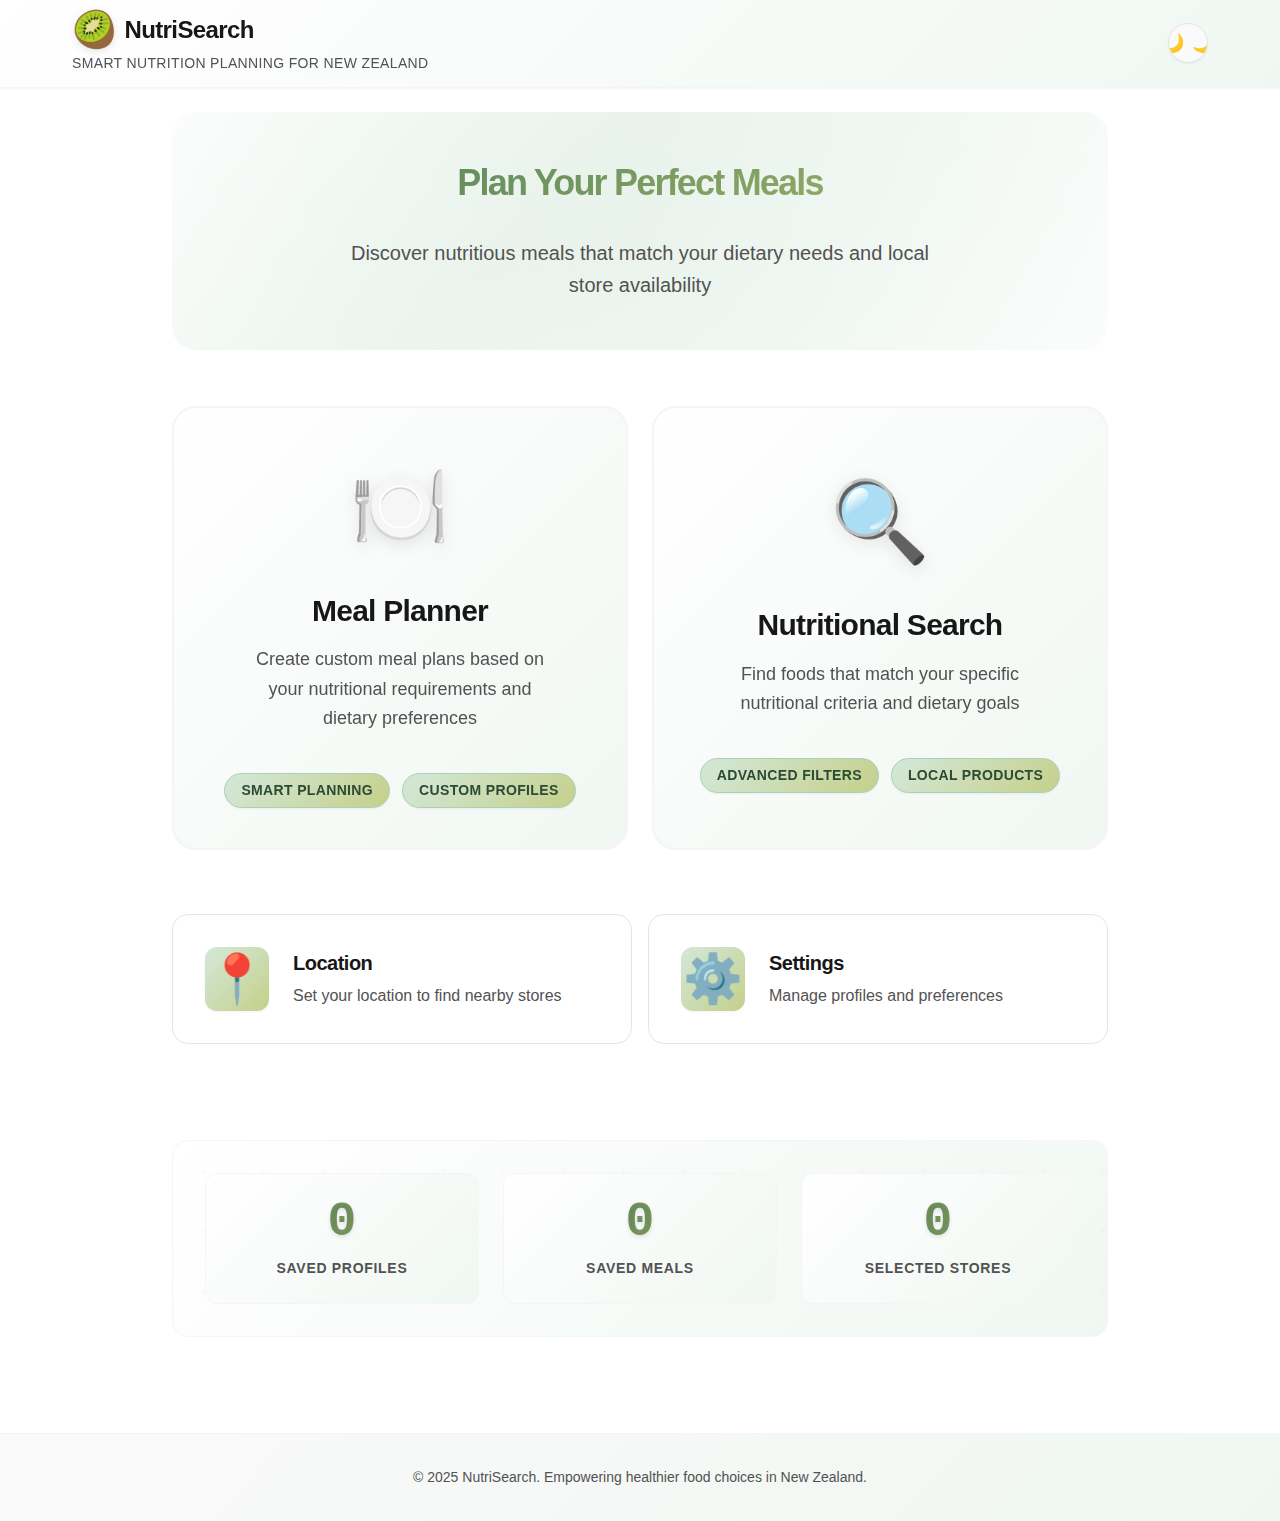
<file: index.html>
<!DOCTYPE html>
<html lang="en">
<head>
    <meta charset="UTF-8">
    <meta name="viewport" content="width=device-width, initial-scale=1.0">
    <title>NutriSearch - Smart Nutrition Planning</title>
    <meta name="description" content="Smart nutrition planning for New Zealand. Find foods, plan meals, and discover nearby supermarkets based on your dietary needs.">
    <meta name="keywords" content="nutrition, meal planning, New Zealand, supermarkets, diet, health, food search">
    <link rel="stylesheet" href="css/styles.css">
    <link rel="icon" type="image/x-icon" href="data:image/svg+xml,<svg xmlns='http://www.w3.org/2000/svg' viewBox='0 0 100 100'><text y='.9em' font-size='90'>🥝</text></svg>">
</head>
<body>
    <header class="header">
        <div class="container">
            <div class="logo">
                <h1>NutriSearch</h1>
                <p>Smart Nutrition Planning for New Zealand</p>
            </div>
            <button class="theme-toggle" onclick="toggleTheme()" aria-label="Toggle dark mode">🌙</button>
        </div>
    </header>

    <main class="main-content">
        <div class="container">
            <div class="hero-section">
                <h2>Plan Your Perfect Meals</h2>
                <p>Discover nutritious meals that match your dietary needs and local store availability</p>
            </div>

            <div class="nav-section">
                <div class="primary-actions">
                    <div class="primary-card" onclick="navigateTo('pages/meal-planner.html')" role="button" tabindex="0" aria-label="Navigate to Meal Planner">
                        <div class="card-icon large">🍽️</div>
                        <h3>Meal Planner</h3>
                        <p>Create custom meal plans based on your nutritional requirements and dietary preferences</p>
                        <div class="card-features">
                            <span class="feature-tag">Smart Planning</span>
                            <span class="feature-tag">Custom Profiles</span>
                        </div>
                    </div>

                    <div class="primary-card" onclick="navigateTo('pages/nutritional-search.html')" role="button" tabindex="0" aria-label="Navigate to Nutritional Search">
                        <div class="card-icon large">🔍</div>
                        <h3>Nutritional Search</h3>
                        <p>Find foods that match your specific nutritional criteria and dietary goals</p>
                        <div class="card-features">
                            <span class="feature-tag">Advanced Filters</span>
                            <span class="feature-tag">Local Products</span>
                        </div>
                    </div>
                </div>

                <div class="secondary-actions">
                    <div class="secondary-card" onclick="showLocationModal()" role="button" tabindex="0" aria-label="Set your location">
                        <div class="card-icon">📍</div>
                        <div class="card-content">
                            <h4>Location</h4>
                            <p>Set your location to find nearby stores</p>
                        </div>
                    </div>

                    <div class="secondary-card" onclick="navigateTo('pages/settings.html')" role="button" tabindex="0" aria-label="Navigate to Settings">
                        <div class="card-icon">⚙️</div>
                        <div class="card-content">
                            <h4>Settings</h4>
                            <p>Manage profiles and preferences</p>
                        </div>
                    </div>
                </div>

                <div class="quick-stats">
                    <div class="stat-item">
                        <div class="stat-number" id="profileCount">3</div>
                        <div class="stat-label">Saved Profiles</div>
                    </div>
                    <div class="stat-item">
                        <div class="stat-number" id="mealCount">0</div>
                        <div class="stat-label">Saved Meals</div>
                    </div>
                    <div class="stat-item">
                        <div class="stat-number" id="storeCount">0</div>
                        <div class="stat-label">Selected Stores</div>
                    </div>
                </div>
            </div>
        </div>
    </main>

    <!-- Location Modal -->
    <div id="locationModal" class="modal">
        <div class="modal-content large-modal">
            <div class="modal-header">
                <h3>Find Stores Near You</h3>
                <button class="close" onclick="closeLocationModal()" aria-label="Close modal">&times;</button>
            </div>
            <div class="modal-body">
                <div class="location-search-section">
                    <div class="search-container">
                        <label for="locationSearch">Search your location:</label>
                        <div class="search-input-container">
                            <input type="text" id="locationSearch" placeholder="e.g., Belfast, Christchurch or Riccarton" autocomplete="off" aria-describedby="search-help">
                            <div class="search-suggestions" id="searchSuggestions" role="listbox"></div>
                        </div>
                        <small id="search-help" class="sr-only">Type to search for New Zealand locations</small>
                        <button class="btn-primary" onclick="searchStores()">Find Stores</button>
                    </div>
                    
                    <div class="current-location" id="currentLocationDisplay"></div>
                </div>
                
                <div class="stores-section">
                    <div class="store-tabs" role="tablist">
                        <button class="tab-btn active" onclick="showStoreTab('all')" role="tab" aria-selected="true">All Stores</button>
                        <button class="tab-btn" onclick="showStoreTab('newworld')" role="tab" aria-selected="false">New World</button>
                        <button class="tab-btn" onclick="showStoreTab('paknsave')" role="tab" aria-selected="false">PAK'nSAVE</button>
                        <button class="tab-btn" onclick="showStoreTab('countdown')" role="tab" aria-selected="false">Countdown</button>
                        <button class="tab-btn" onclick="showStoreTab('freshchoice')" role="tab" aria-selected="false">FreshChoice</button>
                    </div>
                    
                    <div class="stores-list" id="storesList" role="tabpanel">
                        <div class="stores-prompt">
                            <p>🔍 Search for a location above to find nearby stores</p>
                        </div>
                    </div>
                </div>
                
                <div class="modal-actions">
                    <button class="btn-secondary" onclick="closeLocationModal()">Cancel</button>
                    <button class="btn-primary" onclick="saveSelectedStores()">Save Selection</button>
                </div>
            </div>
        </div>
    </div>

    <footer class="footer">
        <div class="container">
            <p>&copy; 2025 NutriSearch. Empowering healthier food choices in New Zealand.</p>
        </div>
    </footer>

    <script src="scripts/common.js"></script>
    <script src="scripts/home.js"></script>
</body>
</html>
</file>
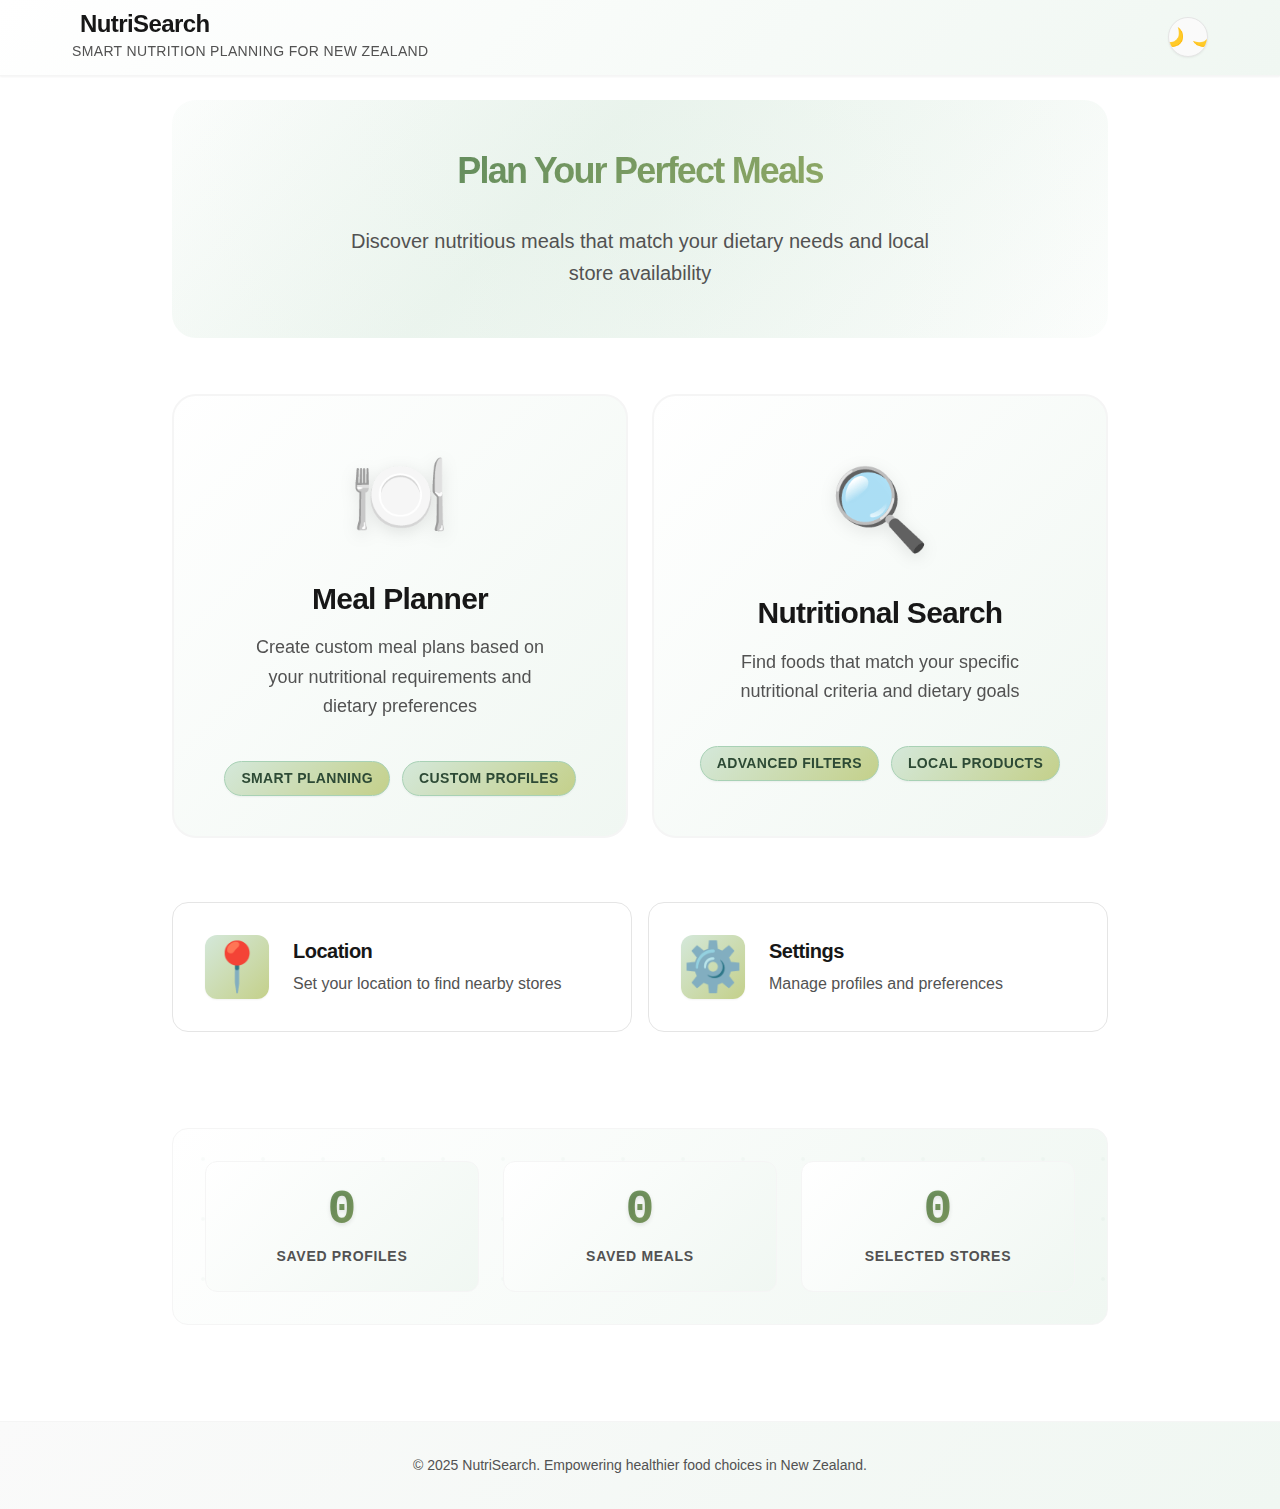
<file: Archive/NutriSearch-v1/index.html>
<!DOCTYPE html>
<html lang="en">
<head>
    <meta charset="UTF-8">
    <meta name="viewport" content="width=device-width, initial-scale=1.0">
    <title>NutriSearch - Smart Nutrition Planning</title>
    <meta name="description" content="Smart nutrition planning for New Zealand. Find foods, plan meals, and discover nearby supermarkets based on your dietary needs.">
    <meta name="keywords" content="nutrition, meal planning, New Zealand, supermarkets, diet, health, food search">
    <link rel="stylesheet" href="css/styles.css">
</head>
<body>
    <header class="header">
        <div class="container">
            <div class="logo">
                <h1>NutriSearch</h1>
                <p>Smart Nutrition Planning for New Zealand</p>
            </div>
            <button class="theme-toggle" onclick="toggleTheme()" aria-label="Toggle dark mode">🌙</button>
        </div>
    </header>

    <main class="main-content">
        <div class="container">
            <div class="hero-section">
                <h2>Plan Your Perfect Meals</h2>
                <p>Discover nutritious meals that match your dietary needs and local store availability</p>
            </div>

            <div class="nav-section">
                <div class="primary-actions">
                    <div class="primary-card" onclick="navigateTo('pages/meal-planner.html')" role="button" tabindex="0" aria-label="Navigate to Meal Planner">
                        <div class="card-icon large">🍽️</div>
                        <h3>Meal Planner</h3>
                        <p>Create custom meal plans based on your nutritional requirements and dietary preferences</p>
                        <div class="card-features">
                            <span class="feature-tag">Smart Planning</span>
                            <span class="feature-tag">Custom Profiles</span>
                        </div>
                    </div>

                    <div class="primary-card" onclick="navigateTo('pages/nutritional-search.html')" role="button" tabindex="0" aria-label="Navigate to Nutritional Search">
                        <div class="card-icon large">🔍</div>
                        <h3>Nutritional Search</h3>
                        <p>Find foods that match your specific nutritional criteria and dietary goals</p>
                        <div class="card-features">
                            <span class="feature-tag">Advanced Filters</span>
                            <span class="feature-tag">Local Products</span>
                        </div>
                    </div>
                </div>

                <div class="secondary-actions">
                    <div class="secondary-card" onclick="showLocationModal()" role="button" tabindex="0" aria-label="Set your location">
                        <div class="card-icon">📍</div>
                        <div class="card-content">
                            <h4>Location</h4>
                            <p>Set your location to find nearby stores</p>
                        </div>
                    </div>

                    <div class="secondary-card" onclick="navigateTo('pages/settings.html')" role="button" tabindex="0" aria-label="Navigate to Settings">
                        <div class="card-icon">⚙️</div>
                        <div class="card-content">
                            <h4>Settings</h4>
                            <p>Manage profiles and preferences</p>
                        </div>
                    </div>
                </div>

                <div class="quick-stats">
                    <div class="stat-item">
                        <div class="stat-number" id="profileCount">3</div>
                        <div class="stat-label">Saved Profiles</div>
                    </div>
                    <div class="stat-item">
                        <div class="stat-number" id="mealCount">0</div>
                        <div class="stat-label">Saved Meals</div>
                    </div>
                    <div class="stat-item">
                        <div class="stat-number" id="storeCount">0</div>
                        <div class="stat-label">Selected Stores</div>
                    </div>
                </div>
            </div>
        </div>
    </main>

    <!-- Location Modal -->
    <div id="locationModal" class="modal">
        <div class="modal-content large-modal">
            <div class="modal-header">
                <h3>Find Stores Near You</h3>
                <button class="close" onclick="closeLocationModal()" aria-label="Close modal">&times;</button>
            </div>
            <div class="modal-body">
                <div class="location-search-section">
                    <div class="search-container">
                        <label for="locationSearch">Search your location:</label>
                        <div class="search-input-container">
                            <input type="text" id="locationSearch" placeholder="e.g., Belfast, Christchurch or Riccarton" autocomplete="off" aria-describedby="search-help">
                            <div class="search-suggestions" id="searchSuggestions" role="listbox"></div>
                        </div>
                        <small id="search-help" class="sr-only">Type to search for New Zealand locations</small>
                        <button class="btn-primary" onclick="searchStores()">Find Stores</button>
                    </div>
                    
                    <div class="current-location" id="currentLocationDisplay"></div>
                </div>
                
                <div class="stores-section">
                    <div class="store-tabs" role="tablist">
                        <button class="tab-btn active" onclick="showStoreTab('all')" role="tab" aria-selected="true">All Stores</button>
                        <button class="tab-btn" onclick="showStoreTab('newworld')" role="tab" aria-selected="false">New World</button>
                        <button class="tab-btn" onclick="showStoreTab('paknsave')" role="tab" aria-selected="false">PAK'nSAVE</button>
                        <button class="tab-btn" onclick="showStoreTab('countdown')" role="tab" aria-selected="false">Countdown</button>
                        <button class="tab-btn" onclick="showStoreTab('freshchoice')" role="tab" aria-selected="false">FreshChoice</button>
                    </div>
                    
                    <div class="stores-list" id="storesList" role="tabpanel">
                        <div class="stores-prompt">
                            <p>🔍 Search for a location above to find nearby stores</p>
                        </div>
                    </div>
                </div>
                
                <div class="modal-actions">
                    <button class="btn-secondary" onclick="closeLocationModal()">Cancel</button>
                    <button class="btn-primary" onclick="saveSelectedStores()">Save Selection</button>
                </div>
            </div>
        </div>
    </div>

    <footer class="footer">
        <div class="container">
            <p>&copy; 2025 NutriSearch. Empowering healthier food choices in New Zealand.</p>
        </div>
    </footer>

    <script src="scripts/common.js"></script>
    <script src="scripts/home.js"></script>
</body>
</html>
</file>
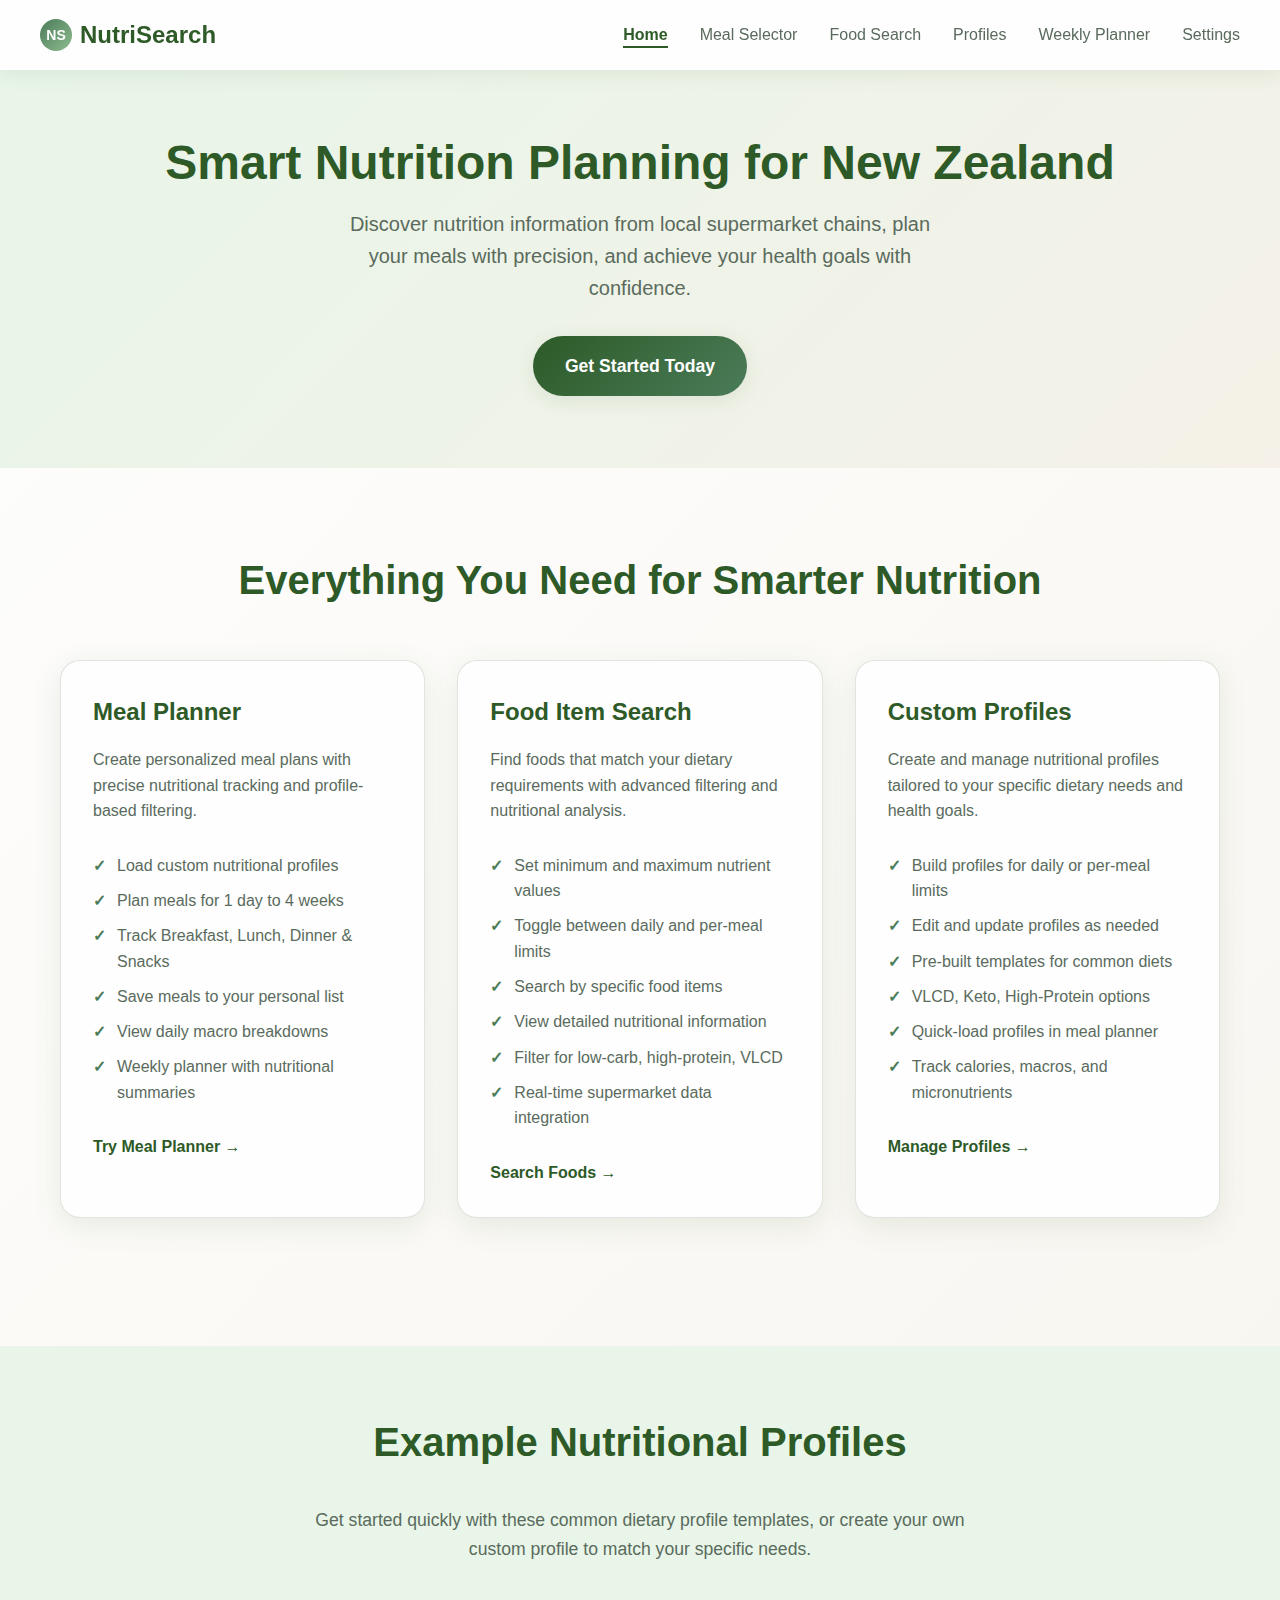
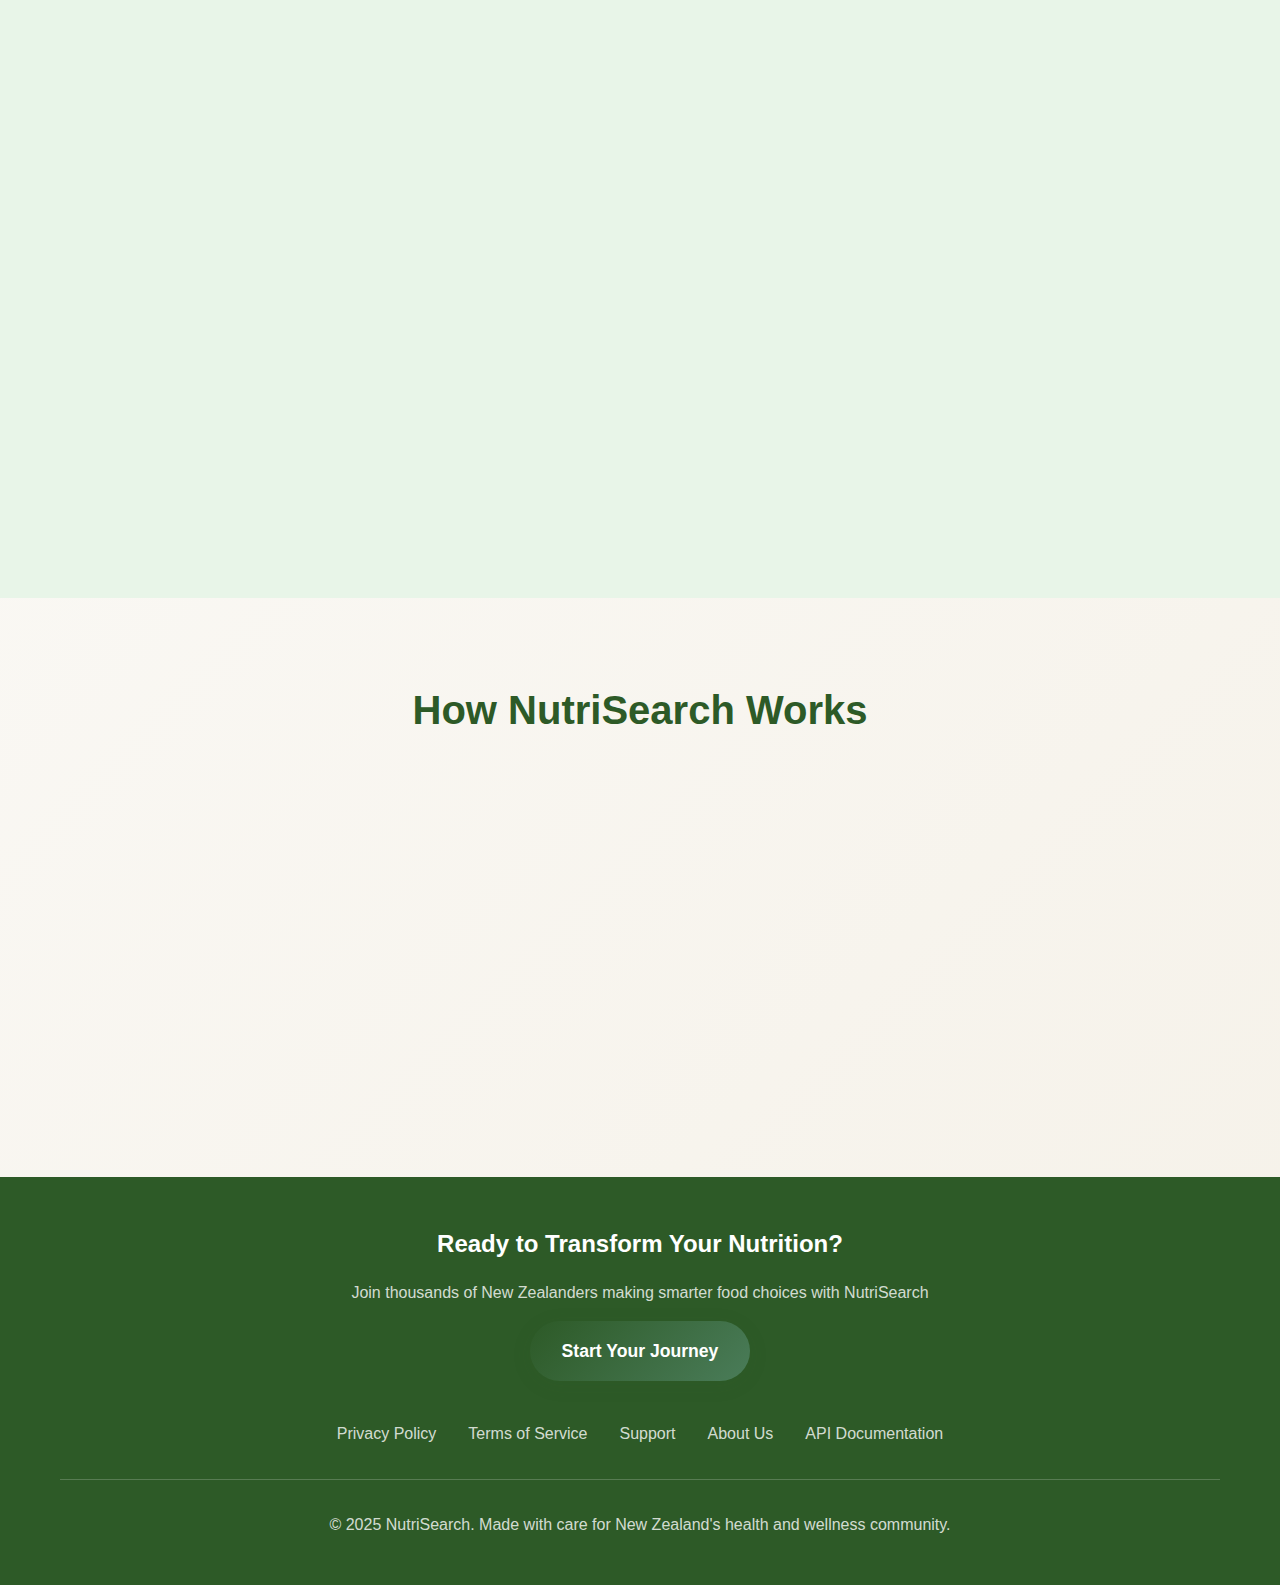
<file: Archive/NutriSearch-v2/index.html>
<!DOCTYPE html>
<html lang="en">
<head>
    <meta charset="UTF-8">
    <meta name="viewport" content="width=device-width, initial-scale=1.0">
    <title>NutriSearch - Smart Nutrition for New Zealand</title>
    <link rel="stylesheet" href="index.css">
</head>
<body>
    <header class="header">
        <nav class="nav container">
            <div class="logo">
                <div class="logo-icon">NS</div>
                NutriSearch
            </div>
            <ul class="nav-links">
                <li><a href="index.html" class="active">Home</a></li>
                <li><a href="meal-selector.html" >Meal Selector</a></li>
                <li><a href="food-search.html">Food Search</a></li>
                <li><a href="profiles.html">Profiles</a></li>
                <li><a href="meal-planner.html">Weekly Planner</a></li>
                <li><a href="settings.html">Settings</a></li>
            </ul>
            <button class="mobile-menu-toggle" aria-label="Toggle navigation menu">
                <span class="hamburger"></span>
                <span class="hamburger"></span>
                <span class="hamburger"></span>
            </button>
        </nav>
    </header>

    <main>
        <section class="hero">
            <div class="container">
                <h1>Smart Nutrition Planning for New Zealand</h1>
                <p>Discover nutrition information from local supermarket chains, plan your meals with precision, and achieve your health goals with confidence.</p>
                <a href="meal-selector.html" class="cta-button" data-analytics="hero-cta">Get Started Today</a>
            </div>
        </section>

        <section id="features" class="features">
            <div class="container">
                <h2>Everything You Need for Smarter Nutrition</h2>
                <div class="features-grid">
                    <div class="feature-card">
                        <h3>Meal Planner</h3>
                        <p>Create personalized meal plans with precise nutritional tracking and profile-based filtering.</p>
                        <ul class="feature-list">
                            <li>Load custom nutritional profiles</li>
                            <li>Plan meals for 1 day to 4 weeks</li>
                            <li>Track Breakfast, Lunch, Dinner & Snacks</li>
                            <li>Save meals to your personal list</li>
                            <li>View daily macro breakdowns</li>
                            <li>Weekly planner with nutritional summaries</li>
                        </ul>
                        <a href="meal-selector.html" class="feature-link">Try Meal Planner →</a>
                    </div>

                    <div class="feature-card">
                        <h3>Food Item Search</h3>
                        <p>Find foods that match your dietary requirements with advanced filtering and nutritional analysis.</p>
                        <ul class="feature-list">
                            <li>Set minimum and maximum nutrient values</li>
                            <li>Toggle between daily and per-meal limits</li>
                            <li>Search by specific food items</li>
                            <li>View detailed nutritional information</li>
                            <li>Filter for low-carb, high-protein, VLCD</li>
                            <li>Real-time supermarket data integration</li>
                        </ul>
                        <a href="food-search.html" class="feature-link">Search Foods →</a>
                    </div>

                    <div class="feature-card">
                        <h3>Custom Profiles</h3>
                        <p>Create and manage nutritional profiles tailored to your specific dietary needs and health goals.</p>
                        <ul class="feature-list">
                            <li>Build profiles for daily or per-meal limits</li>
                            <li>Edit and update profiles as needed</li>
                            <li>Pre-built templates for common diets</li>
                            <li>VLCD, Keto, High-Protein options</li>
                            <li>Quick-load profiles in meal planner</li>
                            <li>Track calories, macros, and micronutrients</li>
                        </ul>
                        <a href="profiles.html" class="feature-link">Manage Profiles →</a>
                    </div>
                </div>
            </div>
        </section>

        <section id="profiles" class="profile-examples">
            <div class="container">
                <h2>Example Nutritional Profiles</h2>
                <p>Get started quickly with these common dietary profile templates, or create your own custom profile to match your specific needs.</p>
                <div class="profile-grid">
                    <div class="profile-card" data-profile="vlcd">
                        <h3>Very Low Calorie Diet (VLCD)</h3>
                        <div class="profile-stats">
                            <div class="stat-row">
                                <span class="stat-name">Calories</span>
                                <span class="stat-value">≤800 kcal</span>
                            </div>
                            <div class="stat-row">
                                <span class="stat-name">Protein</span>
                                <span class="stat-value">70–100 g</span>
                            </div>
                            <div class="stat-row">
                                <span class="stat-name">Fat</span>
                                <span class="stat-value">15–20 g</span>
                            </div>
                            <div class="stat-row">
                                <span class="stat-name">Saturated Fat</span>
                                <span class="stat-value">≤5 g</span>
                            </div>
                            <div class="stat-row">
                                <span class="stat-name">Carbohydrate</span>
                                <span class="stat-value">50–100 g</span>
                            </div>
                            <div class="stat-row">
                                <span class="stat-name">Sugars</span>
                                <span class="stat-value">≤20–25 g</span>
                            </div>
                            <div class="stat-row">
                                <span class="stat-name">Sodium</span>
                                <span class="stat-value">≤2,300 mg</span>
                            </div>
                        </div>
                        <button class="profile-select-btn" data-profile-id="vlcd">Select This Profile</button>
                    </div>

                    <div class="profile-card" data-profile="high-protein">
                        <h3>High Protein (Gym Focused)</h3>
                        <div class="profile-stats">
                            <div class="stat-row">
                                <span class="stat-name">Calories</span>
                                <span class="stat-value">2200–2800 kcal</span>
                            </div>
                            <div class="stat-row">
                                <span class="stat-name">Protein</span>
                                <span class="stat-value">150–200 g</span>
                            </div>
                            <div class="stat-row">
                                <span class="stat-name">Fat</span>
                                <span class="stat-value">60–80 g</span>
                            </div>
                            <div class="stat-row">
                                <span class="stat-name">Saturated Fat</span>
                                <span class="stat-value">≤20 g</span>
                            </div>
                            <div class="stat-row">
                                <span class="stat-name">Carbohydrate</span>
                                <span class="stat-value">200–300 g</span>
                            </div>
                            <div class="stat-row">
                                <span class="stat-name">Sugars</span>
                                <span class="stat-value">≤50 g</span>
                            </div>
                            <div class="stat-row">
                                <span class="stat-name">Sodium</span>
                                <span class="stat-value">≤3,000 mg</span>
                            </div>
                        </div>
                        <button class="profile-select-btn" data-profile-id="high-protein">Select This Profile</button>
                    </div>

                    <div class="profile-card" data-profile="low-carb">
                        <h3>Low Carb Diet</h3>
                        <div class="profile-stats">
                            <div class="stat-row">
                                <span class="stat-name">Calories</span>
                                <span class="stat-value">1500–2000 kcal</span>
                            </div>
                            <div class="stat-row">
                                <span class="stat-name">Protein</span>
                                <span class="stat-value">100–150 g</span>
                            </div>
                            <div class="stat-row">
                                <span class="stat-name">Fat</span>
                                <span class="stat-value">100–150 g</span>
                            </div>
                            <div class="stat-row">
                                <span class="stat-name">Saturated Fat</span>
                                <span class="stat-value">≤40 g</span>
                            </div>
                            <div class="stat-row">
                                <span class="stat-name">Carbohydrate</span>
                                <span class="stat-value">≤50 g</span>
                            </div>
                            <div class="stat-row">
                                <span class="stat-name">Sugars</span>
                                <span class="stat-value">≤15 g</span>
                            </div>
                            <div class="stat-row">
                                <span class="stat-name">Sodium</span>
                                <span class="stat-value">≤2,300 mg</span>
                            </div>
                        </div>
                        <button class="profile-select-btn" data-profile-id="low-carb">Select This Profile</button>
                    </div>
                </div>
            </div>
        </section>

        <section id="how-it-works" class="how-it-works">
            <div class="container">
                <h2>How NutriSearch Works</h2>
                <div class="steps">
                    <div class="step">
                        <div class="step-number">1</div>
                        <h3>Create Your Profile</h3>
                        <p>Set up your nutritional goals and dietary requirements with our easy profile builder or choose from pre-made templates.</p>
                    </div>
                    <div class="step">
                        <div class="step-number">2</div>
                        <h3>Search & Plan</h3>
                        <p>Use our advanced search to find foods that match your criteria, then add them to your meal planner for the week ahead.</p>
                    </div>
                    <div class="step">
                        <div class="step-number">3</div>
                        <h3>Track & Optimize</h3>
                        <p>Monitor your daily nutritional intake with detailed breakdowns and adjust your meals to stay on track with your goals.</p>
                    </div>
                    <div class="step">
                        <div class="step-number">4</div>
                        <h3>Shop Smart</h3>
                        <p>Get real-time information from New Zealand supermarket chains to make informed decisions about your food purchases.</p>
                    </div>
                </div>
            </div>
        </section>
    </main>

    <footer id="contact" class="footer">
        <div class="container">
            <div class="footer-content">
                <h3>Ready to Transform Your Nutrition?</h3>
                <p>Join thousands of New Zealanders making smarter food choices with NutriSearch</p>
                <a href="meal-selector.html" class="cta-button" data-analytics="footer-cta">Start Your Journey</a>
            </div>
            <div class="footer-links">
                <a href="#privacy">Privacy Policy</a>
                <a href="#terms">Terms of Service</a>
                <a href="#support">Support</a>
                <a href="#about">About Us</a>
                <a href="#api">API Documentation</a>
            </div>
            <div class="footer-bottom">
                <p>&copy; 2025 NutriSearch. Made with care for New Zealand's health and wellness community.</p>
            </div>
        </div>
    </footer>

    <!-- Loading indicator for better UX -->
    <div class="loading-indicator" id="loadingIndicator">
        <div class="loading-spinner"></div>
    </div>

    <script src="index.js"></script>
</body>
</html>
</file>
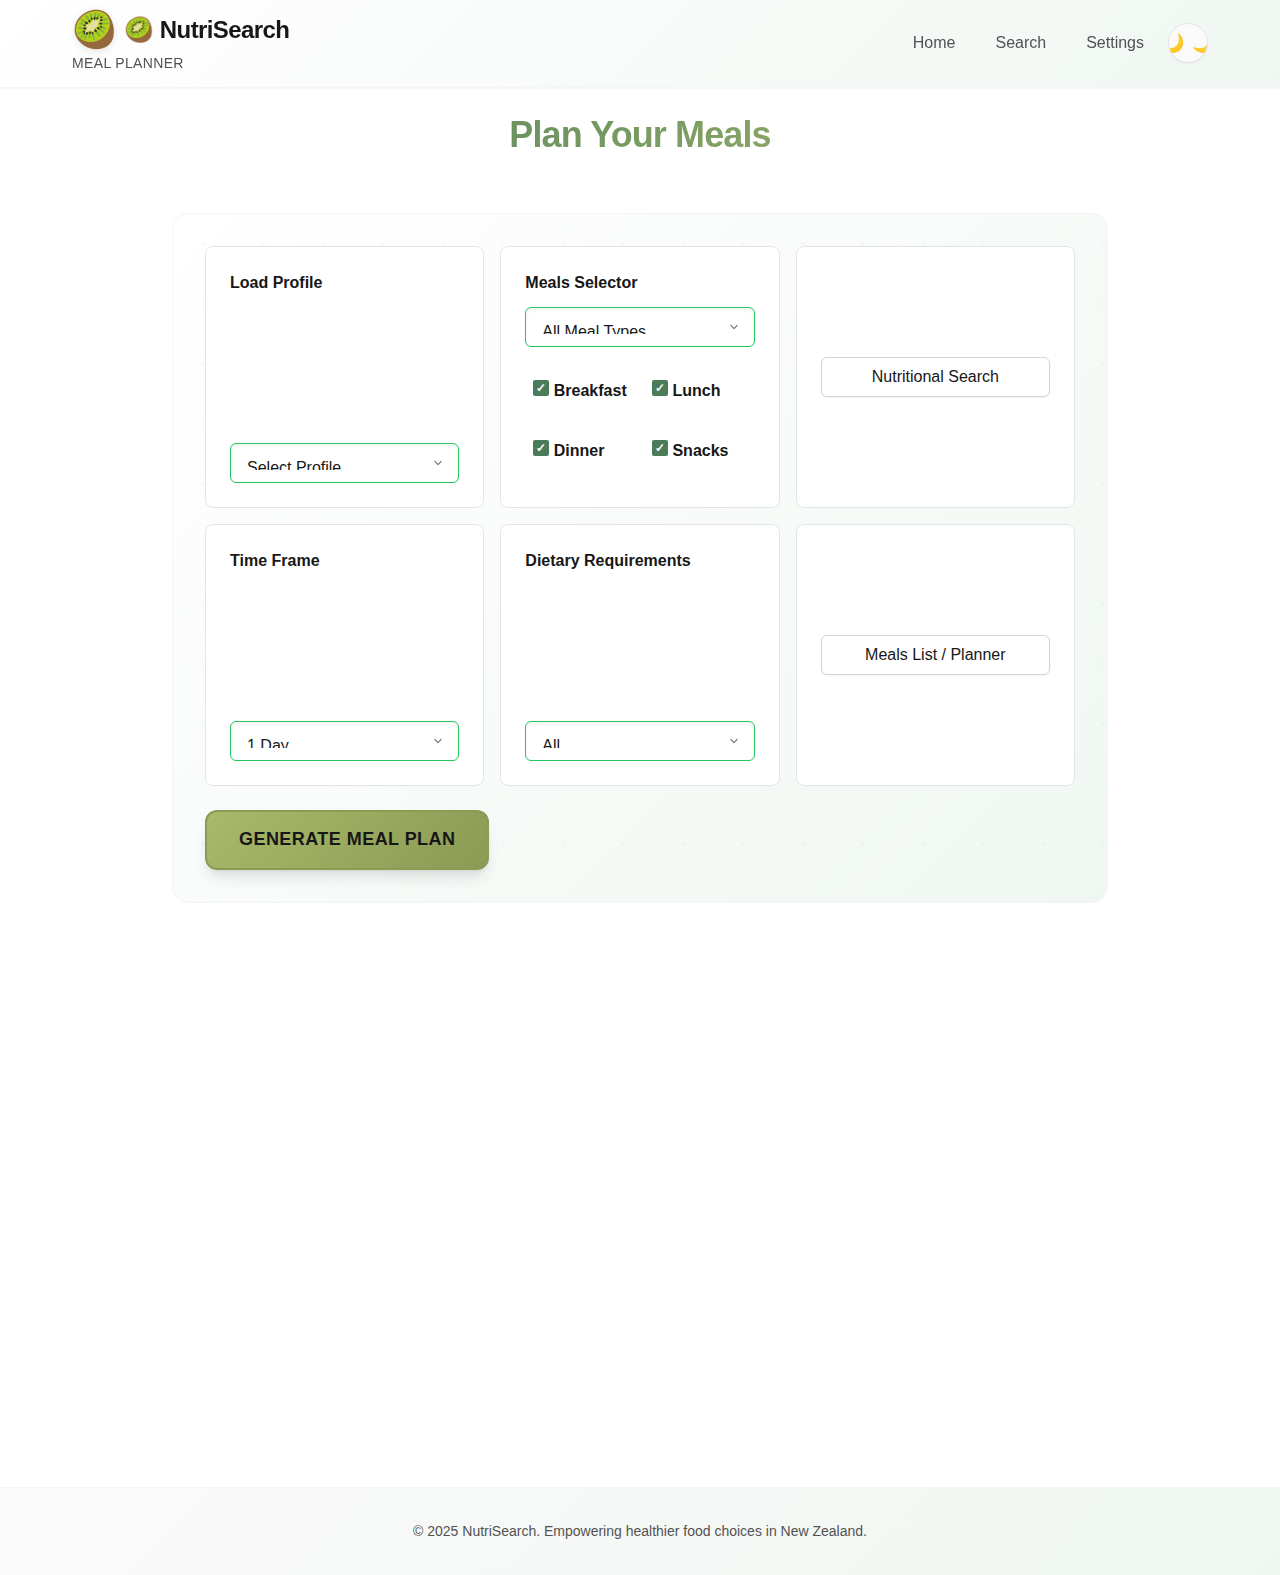
<file: pages/meal-planner.html>
<!DOCTYPE html>
<html lang="en">
<head>
    <meta charset="UTF-8">
    <meta name="viewport" content="width=device-width, initial-scale=1.0">
    <title>Meal Planner - NutriSearch</title>
    <meta name="description" content="Create custom meal plans based on your nutritional requirements and dietary preferences. Smart meal planning for New Zealand.">
    <meta name="keywords" content="meal planner, nutrition, diet planning, New Zealand, healthy meals, custom meal plans">
    <link rel="stylesheet" href="../css/styles.css">
    <link rel="icon" type="image/x-icon" href="data:image/svg+xml,<svg xmlns='http://www.w3.org/2000/svg' viewBox='0 0 100 100'><text y='.9em' font-size='90'>🥝</text></svg>">
</head>
<body>
    <header class="header">
        <div class="container">
            <div class="logo">
                <h1>🥝 NutriSearch</h1>
                <p>Meal Planner</p>
            </div>
            <div class="nav-links">
                <a href="../index.html">Home</a>
                <a href="nutritional-search.html">Search</a>
                <a href="settings.html">Settings</a>
                <button class="theme-toggle" onclick="toggleTheme()" aria-label="Toggle dark mode">🌙</button>
            </div>
        </div>
    </header>

    <main class="main-content">
        <div class="container">
            <h2>Plan Your Meals</h2>
            
            <div class="planner-controls">
                <div class="control-table">
                    <div class="control-row">
                        <div class="control-cell">
                            <label for="loadProfile">Load Profile</label>
                            <select id="loadProfile" aria-describedby="profile-help">
                                <option value="">Select Profile...</option>
                                <option value="keto">Keto</option>
                                <option value="vlcd">VLCD</option>
                                <option value="mediterranean">Mediterranean</option>
                                <option value="low-fodmap">Low FODMAP</option>
                            </select>
                            <small id="profile-help" class="sr-only">Load a saved nutritional profile to filter meals</small>
                        </div>
                        
                        <div class="control-cell">
                            <label for="mealTypeDropdown">Meals Selector</label>
                            <div class="meals-selector-container">
                                <select id="mealTypeDropdown" aria-describedby="meal-type-help">
                                    <option value="">All Meal Types</option>
                                    <option value="breakfast">Breakfast</option>
                                    <option value="lunch">Lunch</option>
                                    <option value="dinner">Dinner</option>
                                    <option value="snack">Snacks</option>
                                </select>
                                <div class="meal-checkboxes" role="group" aria-labelledby="meal-types-label">
                                    <span id="meal-types-label" class="sr-only">Select meal types to include</span>
                                    <label class="checkbox-label">
                                        <input type="checkbox" value="breakfast" checked aria-describedby="meal-type-help"> Breakfast
                                    </label>
                                    <label class="checkbox-label">
                                        <input type="checkbox" value="lunch" checked> Lunch
                                    </label>
                                    <label class="checkbox-label">
                                        <input type="checkbox" value="dinner" checked> Dinner
                                    </label>
                                    <label class="checkbox-label">
                                        <input type="checkbox" value="snack" checked> Snacks
                                    </label>
                                </div>
                                <small id="meal-type-help" class="sr-only">Check the meal types you want to include in your plan</small>
                            </div>
                        </div>
                        
                        <div class="control-cell">
                            <button class="btn-secondary full-width" onclick="showNutritionalSearchModal()" aria-describedby="nutrition-search-help">Nutritional Search</button>
                            <small id="nutrition-search-help" class="sr-only">Open advanced nutritional criteria search</small>
                        </div>
                    </div>
                    
                    <div class="control-row">
                        <div class="control-cell">
                            <label for="timeFrame">Time Frame</label>
                            <select id="timeFrame" aria-describedby="timeframe-help">
                                <option value="1-day">1 Day</option>
                                <option value="3-days">3 Days</option>
                                <option value="5-days">5 Days</option>
                                <option value="1-week">1 Week</option>
                                <option value="2-weeks">2 Weeks</option>
                                <option value="4-weeks">4 Weeks</option>
                            </select>
                            <small id="timeframe-help" class="sr-only">Select how many days to plan meals for</small>
                        </div>
                        
                        <div class="control-cell">
                            <label for="dietaryRequirements">Dietary Requirements</label>
                            <select id="dietaryRequirements" aria-describedby="dietary-help">
                                <option value="">All</option>
                                <option value="vegetarian">Vegetarian</option>
                                <option value="vegan">Vegan</option>
                                <option value="gluten-free">Gluten Free</option>
                                <option value="dairy-free">Dairy Free</option>
                                <option value="keto">Keto</option>
                                <option value="paleo">Paleo</option>
                            </select>
                            <small id="dietary-help" class="sr-only">Filter meals by dietary requirements</small>
                        </div>
                        
                        <div class="control-cell">
                            <button class="btn-secondary full-width" onclick="showMealsPlannerModal()" aria-describedby="meals-list-help">Meals List / Planner</button>
                            <small id="meals-list-help" class="sr-only">View and manage your saved meals</small>
                        </div>
                    </div>
                </div>
                
                <button class="btn-primary generate-btn" onclick="generateMeals()">Generate Meal Plan</button>
            </div>

            <div class="meals-grid" id="mealsGrid" role="region" aria-label="Generated meal suggestions">
                <!-- Meal cards will be populated by JavaScript -->
            </div>
        </div>
    </main>

    <!-- Nutritional Search Modal -->
    <div id="nutritionalSearchModal" class="modal">
        <div class="modal-content large-modal">
            <div class="modal-header">
                <h3>Nutritional Search</h3>
                <button class="close" onclick="closeNutritionalSearchModal()" aria-label="Close nutritional search modal">&times;</button>
            </div>
            <div class="modal-body">
                <div class="nutritional-search-content">
                    <div class="search-filters">
                        <div class="filter-header">
                            <h4>Nutritional Criteria</h4>
                            <button class="btn-secondary" onclick="saveAsProfile()">Save as Profile</button>
                        </div>
                        
                        <div class="nutrition-table">
                            <div class="nutrition-row">
                                <span class="nutrition-label">Calories (kcal)</span>
                                <input type="number" class="nutrition-input" placeholder="0" min="0" aria-label="Calories amount">
                                <div class="toggle-switch-container">
                                    <label class="toggle-switch">
                                        <input type="checkbox" class="toggle-input" data-nutrient="calories" aria-label="Toggle calories min/max">
                                        <span class="toggle-slider"></span>
                                    </label>
                                    <span class="toggle-text">Max</span>
                                </div>
                            </div>
                            <div class="nutrition-row">
                                <span class="nutrition-label">Protein (g)</span>
                                <input type="number" class="nutrition-input" placeholder="0" min="0" aria-label="Protein amount">
                                <div class="toggle-switch-container">
                                    <label class="toggle-switch">
                                        <input type="checkbox" class="toggle-input" data-nutrient="protein" checked aria-label="Toggle protein min/max">
                                        <span class="toggle-slider"></span>
                                    </label>
                                    <span class="toggle-text">Min</span>
                                </div>
                            </div>
                            <div class="nutrition-row">
                                <span class="nutrition-label">Carbs (g)</span>
                                <input type="number" class="nutrition-input" placeholder="0" min="0" aria-label="Carbs amount">
                                <div class="toggle-switch-container">
                                    <label class="toggle-switch">
                                        <input type="checkbox" class="toggle-input" data-nutrient="carbs" aria-label="Toggle carbs min/max">
                                        <span class="toggle-slider"></span>
                                    </label>
                                    <span class="toggle-text">Max</span>
                                </div>
                            </div>
                            <div class="nutrition-row">
                                <span class="nutrition-label">Fat (g)</span>
                                <input type="number" class="nutrition-input" placeholder="0" min="0" aria-label="Fat amount">
                                <div class="toggle-switch-container">
                                    <label class="toggle-switch">
                                        <input type="checkbox" class="toggle-input" data-nutrient="fat" aria-label="Toggle fat min/max">
                                        <span class="toggle-slider"></span>
                                    </label>
                                    <span class="toggle-text">Max</span>
                                </div>
                            </div>
                            <div class="nutrition-row">
                                <span class="nutrition-label">Sugar (g)</span>
                                <input type="number" class="nutrition-input" placeholder="0" min="0" aria-label="Sugar amount">
                                <div class="toggle-switch-container">
                                    <label class="toggle-switch">
                                        <input type="checkbox" class="toggle-input" data-nutrient="sugar" aria-label="Toggle sugar min/max">
                                        <span class="toggle-slider"></span>
                                    </label>
                                    <span class="toggle-text">Max</span>
                                </div>
                            </div>
                            <div class="nutrition-row">
                                <span class="nutrition-label">Fiber (g)</span>
                                <input type="number" class="nutrition-input" placeholder="0" min="0" aria-label="Fiber amount">
                                <div class="toggle-switch-container">
                                    <label class="toggle-switch">
                                        <input type="checkbox" class="toggle-input" data-nutrient="fiber" checked aria-label="Toggle fiber min/max">
                                        <span class="toggle-slider"></span>
                                    </label>
                                    <span class="toggle-text">Min</span>
                                </div>
                            </div>
                            <div class="nutrition-row">
                                <span class="nutrition-label">Sodium (mg)</span>
                                <input type="number" class="nutrition-input" placeholder="0" min="0" aria-label="Sodium amount">
                                <div class="toggle-switch-container">
                                    <label class="toggle-switch">
                                        <input type="checkbox" class="toggle-input" data-nutrient="sodium" aria-label="Toggle sodium min/max">
                                        <span class="toggle-slider"></span>
                                    </label>
                                    <span class="toggle-text">Max</span>
                                </div>
                            </div>
                        </div>
                        
                        <button class="btn-primary search-btn" onclick="searchNutrition()">Search</button>
                    </div>
                </div>
            </div>
        </div>
    </div>

    <!-- Meals Planner Modal -->
    <div id="mealsPlannerModal" class="modal">
        <div class="modal-content large-modal">
            <div class="modal-header">
                <h3>Saved Meals</h3>
                <button class="close" onclick="closeMealsPlannerModal()" aria-label="Close meals planner modal">&times;</button>
            </div>
            <div class="modal-body">
                <div class="planner-tabs" role="tablist">
                    <button class="tab-btn active" onclick="showPlannerTab('list')" role="tab" aria-selected="true" aria-controls="listView">List View</button>
                    <button class="tab-btn" onclick="showPlannerTab('calendar')" role="tab" aria-selected="false" aria-controls="calendarView">Calendar View</button>
                </div>
                
                <div id="listView" class="planner-view" role="tabpanel" aria-labelledby="list-tab">
                    <div class="saved-meals-list">
                        <!-- Saved meals will be populated by JavaScript -->
                    </div>
                </div>
                
                <div id="calendarView" class="planner-view" style="display: none;" role="tabpanel" aria-labelledby="calendar-tab">
                    <div class="calendar-container">
                        <div class="calendar-header">
                            <button onclick="previousWeek()" aria-label="Previous week">&lt;</button>
                            <h4 id="weekDisplay">Week of June 6, 2025</h4>
                            <button onclick="nextWeek()" aria-label="Next week">&gt;</button>
                        </div>
                        <div class="calendar-grid" role="grid" aria-label="Weekly meal calendar">
                            <!-- Calendar will be populated by JavaScript -->
                        </div>
                    </div>
                </div>
            </div>
        </div>
    </div>

    <footer class="footer">
        <div class="container">
            <p>&copy; 2025 NutriSearch. Empowering healthier food choices in New Zealand.</p>
        </div>
    </footer>

    <script src="../scripts/common.js"></script>
    <script src="../scripts/meal-planner.js"></script>
</body>
</html>
</file>
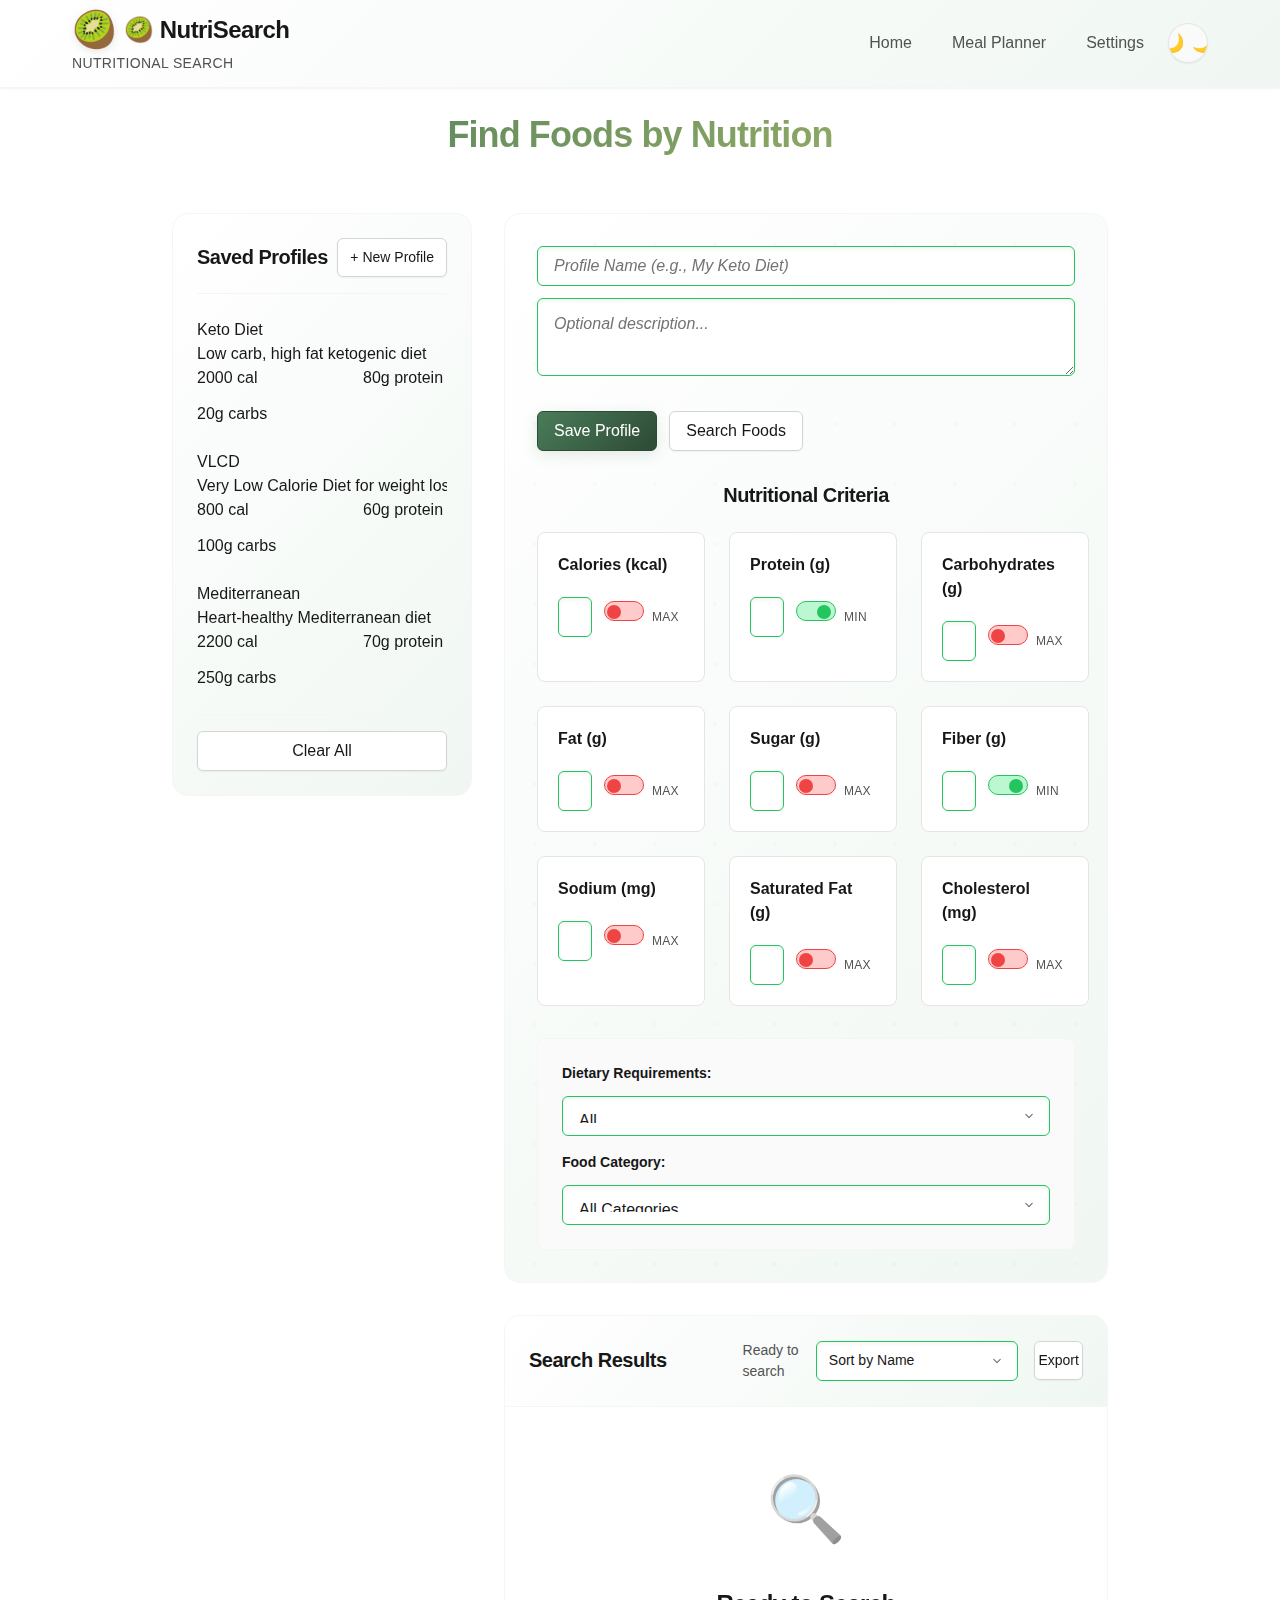
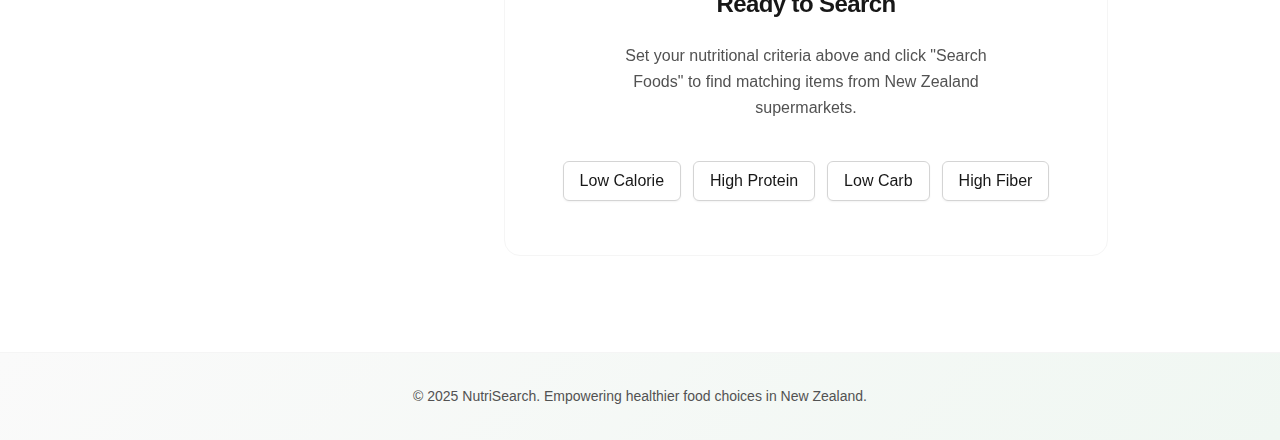
<file: pages/nutritional-search.html>
<!DOCTYPE html>
<html lang="en">
<head>
    <meta charset="UTF-8">
    <meta name="viewport" content="width=device-width, initial-scale=1.0">
    <title>Nutritional Search - NutriSearch</title>
    <meta name="description" content="Find foods that match your specific nutritional criteria and dietary goals. Advanced nutrition search for New Zealand supermarkets.">
    <meta name="keywords" content="nutritional search, food finder, nutrition criteria, dietary requirements, New Zealand, healthy eating">
    <link rel="stylesheet" href="../css/styles.css">
    <link rel="icon" type="image/x-icon" href="data:image/svg+xml,<svg xmlns='http://www.w3.org/2000/svg' viewBox='0 0 100 100'><text y='.9em' font-size='90'>🥝</text></svg>">
</head>
<body>
    <header class="header">
        <div class="container">
            <div class="logo">
                <h1>🥝 NutriSearch</h1>
                <p>Nutritional Search</p>
            </div>
            <div class="nav-links">
                <a href="../index.html">Home</a>
                <a href="meal-planner.html">Meal Planner</a>
                <a href="settings.html">Settings</a>
                <button class="theme-toggle" onclick="toggleTheme()" aria-label="Toggle dark mode">🌙</button>
            </div>
        </div>
    </header>

    <main class="main-content">
        <div class="container">
            <h2>Find Foods by Nutrition</h2>
            
            <div class="nutritional-search-layout">
                <!-- Left Sidebar: Saved Profiles -->
                <div class="profiles-sidebar">
                    <div class="sidebar-header">
                        <h3>Saved Profiles</h3>
                        <button class="btn-secondary btn-small" onclick="createNewProfile()" aria-describedby="new-profile-help">+ New Profile</button>
                        <small id="new-profile-help" class="sr-only">Create a new nutritional profile</small>
                    </div>
                    
                    <div class="profiles-list" id="profilesList" role="region" aria-label="Saved nutritional profiles">
                        <!-- Profiles will be populated by JavaScript -->
                    </div>
                    
                    <div class="sidebar-footer">
                        <div class="quick-actions">
                            <button class="btn-secondary full-width" onclick="clearCurrentProfile()" aria-describedby="clear-help">Clear All</button>
                            <small id="clear-help" class="sr-only">Clear all current nutritional criteria</small>
                        </div>
                    </div>
                </div>
                
                <!-- Main Content: Nutritional Search -->
                <div class="search-main-content">
                    <div class="profile-editor">
                        <div class="editor-header">
                            <div class="profile-info">
                                <label for="profileName" class="sr-only">Profile Name</label>
                                <input type="text" id="profileName" placeholder="Profile Name (e.g., My Keto Diet)" class="profile-name-input" aria-describedby="profile-name-help">
                                <small id="profile-name-help" class="sr-only">Enter a name for this nutritional profile</small>
                                
                                <label for="profileDescription" class="sr-only">Profile Description</label>
                                <textarea id="profileDescription" placeholder="Optional description..." class="profile-description-input" aria-describedby="profile-desc-help"></textarea>
                                <small id="profile-desc-help" class="sr-only">Add an optional description for this profile</small>
                            </div>
                            <div class="editor-actions">
                                <button class="btn-primary" onclick="saveCurrentProfile()" aria-describedby="save-profile-help">Save Profile</button>
                                <small id="save-profile-help" class="sr-only">Save the current nutritional criteria as a profile</small>
                                <button class="btn-secondary" onclick="searchWithCurrentCriteria()" aria-describedby="search-foods-help">Search Foods</button>
                                <small id="search-foods-help" class="sr-only">Find foods matching the current criteria</small>
                            </div>
                        </div>
                        
                        <div class="nutrition-editor">
                            <h4>Nutritional Criteria</h4>
                            <div class="nutrition-grid">
                                <div class="nutrition-item">
                                    <label for="calories">Calories (kcal)</label>
                                    <div class="nutrition-controls">
                                        <input type="number" id="calories" placeholder="0" class="nutrition-input" min="0" aria-describedby="calories-help">
                                        <div class="toggle-switch-container">
                                            <label class="toggle-switch">
                                                <input type="checkbox" class="toggle-input" data-nutrient="calories" aria-label="Toggle calories min/max">
                                                <span class="toggle-slider"></span>
                                            </label>
                                            <span class="toggle-text">Max</span>
                                        </div>
                                    </div>
                                    <small id="calories-help" class="sr-only">Set maximum or minimum calorie limit</small>
                                </div>
                                
                                <div class="nutrition-item">
                                    <label for="protein">Protein (g)</label>
                                    <div class="nutrition-controls">
                                        <input type="number" id="protein" placeholder="0" class="nutrition-input" min="0" aria-describedby="protein-help">
                                        <div class="toggle-switch-container">
                                            <label class="toggle-switch">
                                                <input type="checkbox" class="toggle-input" data-nutrient="protein" checked aria-label="Toggle protein min/max">
                                                <span class="toggle-slider"></span>
                                            </label>
                                            <span class="toggle-text">Min</span>
                                        </div>
                                    </div>
                                    <small id="protein-help" class="sr-only">Set minimum or maximum protein requirement</small>
                                </div>
                                
                                <div class="nutrition-item">
                                    <label for="carbs">Carbohydrates (g)</label>
                                    <div class="nutrition-controls">
                                        <input type="number" id="carbs" placeholder="0" class="nutrition-input" min="0" aria-describedby="carbs-help">
                                        <div class="toggle-switch-container">
                                            <label class="toggle-switch">
                                                <input type="checkbox" class="toggle-input" data-nutrient="carbs" aria-label="Toggle carbs min/max">
                                                <span class="toggle-slider"></span>
                                            </label>
                                            <span class="toggle-text">Max</span>
                                        </div>
                                    </div>
                                    <small id="carbs-help" class="sr-only">Set maximum or minimum carbohydrate limit</small>
                                </div>
                                
                                <div class="nutrition-item">
                                    <label for="fat">Fat (g)</label>
                                    <div class="nutrition-controls">
                                        <input type="number" id="fat" placeholder="0" class="nutrition-input" min="0" aria-describedby="fat-help">
                                        <div class="toggle-switch-container">
                                            <label class="toggle-switch">
                                                <input type="checkbox" class="toggle-input" data-nutrient="fat" aria-label="Toggle fat min/max">
                                                <span class="toggle-slider"></span>
                                            </label>
                                            <span class="toggle-text">Max</span>
                                        </div>
                                    </div>
                                    <small id="fat-help" class="sr-only">Set maximum or minimum fat limit</small>
                                </div>
                                
                                <div class="nutrition-item">
                                    <label for="sugar">Sugar (g)</label>
                                    <div class="nutrition-controls">
                                        <input type="number" id="sugar" placeholder="0" class="nutrition-input" min="0" aria-describedby="sugar-help">
                                        <div class="toggle-switch-container">
                                            <label class="toggle-switch">
                                                <input type="checkbox" class="toggle-input" data-nutrient="sugar" aria-label="Toggle sugar min/max">
                                                <span class="toggle-slider"></span>
                                            </label>
                                            <span class="toggle-text">Max</span>
                                        </div>
                                    </div>
                                    <small id="sugar-help" class="sr-only">Set maximum or minimum sugar limit</small>
                                </div>
                                
                                <div class="nutrition-item">
                                    <label for="fiber">Fiber (g)</label>
                                    <div class="nutrition-controls">
                                        <input type="number" id="fiber" placeholder="0" class="nutrition-input" min="0" aria-describedby="fiber-help">
                                        <div class="toggle-switch-container">
                                            <label class="toggle-switch">
                                                <input type="checkbox" class="toggle-input" data-nutrient="fiber" checked aria-label="Toggle fiber min/max">
                                                <span class="toggle-slider"></span>
                                            </label>
                                            <span class="toggle-text">Min</span>
                                        </div>
                                    </div>
                                    <small id="fiber-help" class="sr-only">Set minimum or maximum fiber requirement</small>
                                </div>
                                
                                <div class="nutrition-item">
                                    <label for="sodium">Sodium (mg)</label>
                                    <div class="nutrition-controls">
                                        <input type="number" id="sodium" placeholder="0" class="nutrition-input" min="0" aria-describedby="sodium-help">
                                        <div class="toggle-switch-container">
                                            <label class="toggle-switch">
                                                <input type="checkbox" class="toggle-input" data-nutrient="sodium" aria-label="Toggle sodium min/max">
                                                <span class="toggle-slider"></span>
                                            </label>
                                            <span class="toggle-text">Max</span>
                                        </div>
                                    </div>
                                    <small id="sodium-help" class="sr-only">Set maximum or minimum sodium limit</small>
                                </div>
                                
                                <div class="nutrition-item">
                                    <label for="satfat">Saturated Fat (g)</label>
                                    <div class="nutrition-controls">
                                        <input type="number" id="satfat" placeholder="0" class="nutrition-input" min="0" aria-describedby="satfat-help">
                                        <div class="toggle-switch-container">
                                            <label class="toggle-switch">
                                                <input type="checkbox" class="toggle-input" data-nutrient="satfat" aria-label="Toggle saturated fat min/max">
                                                <span class="toggle-slider"></span>
                                            </label>
                                            <span class="toggle-text">Max</span>
                                        </div>
                                    </div>
                                    <small id="satfat-help" class="sr-only">Set maximum or minimum saturated fat limit</small>
                                </div>
                                
                                <div class="nutrition-item">
                                    <label for="cholesterol">Cholesterol (mg)</label>
                                    <div class="nutrition-controls">
                                        <input type="number" id="cholesterol" placeholder="0" class="nutrition-input" min="0" aria-describedby="cholesterol-help">
                                        <div class="toggle-switch-container">
                                            <label class="toggle-switch">
                                                <input type="checkbox" class="toggle-input" data-nutrient="cholesterol" aria-label="Toggle cholesterol min/max">
                                                <span class="toggle-slider"></span>
                                            </label>
                                            <span class="toggle-text">Max</span>
                                        </div>
                                    </div>
                                    <small id="cholesterol-help" class="sr-only">Set maximum or minimum cholesterol limit</small>
                                </div>
                            </div>
                            
                            <div class="additional-filters">
                                <div class="filter-row">
                                    <div class="filter-group">
                                        <label for="dietaryFilter">Dietary Requirements:</label>
                                        <select id="dietaryFilter" aria-describedby="dietary-filter-help">
                                            <option value="">All</option>
                                            <option value="vegetarian">Vegetarian</option>
                                            <option value="vegan">Vegan</option>
                                            <option value="gluten-free">Gluten Free</option>
                                            <option value="dairy-free">Dairy Free</option>
                                            <option value="keto">Keto</option>
                                            <option value="paleo">Paleo</option>
                                        </select>
                                        <small id="dietary-filter-help" class="sr-only">Filter foods by dietary requirements</small>
                                    </div>
                                    
                                    <div class="filter-group">
                                        <label for="categoryFilter">Food Category:</label>
                                        <select id="categoryFilter" aria-describedby="category-filter-help">
                                            <option value="">All Categories</option>
                                            <option value="fruits">Fruits</option>
                                            <option value="vegetables">Vegetables</option>
                                            <option value="meat">Meat & Poultry</option>
                                            <option value="fish">Fish & Seafood</option>
                                            <option value="dairy">Dairy</option>
                                            <option value="grains">Grains & Cereals</option>
                                            <option value="nuts">Nuts & Seeds</option>
                                            <option value="beverages">Beverages</option>
                                        </select>
                                        <small id="category-filter-help" class="sr-only">Filter foods by category type</small>
                                    </div>
                                </div>
                            </div>
                        </div>
                    </div>
                    
                    <!-- Search Results Section -->
                    <div class="search-results-section">
                        <div class="results-header">
                            <h3>Search Results</h3>
                            <div class="results-controls">
                                <span id="resultsCount" aria-live="polite">Ready to search</span>
                                <label for="sortBy" class="sr-only">Sort results by</label>
                                <select id="sortBy" onchange="sortResults()" aria-describedby="sort-help">
                                    <option value="name">Sort by Name</option>
                                    <option value="calories">Sort by Calories</option>
                                    <option value="protein">Sort by Protein</option>
                                    <option value="carbs">Sort by Carbs</option>
                                </select>
                                <small id="sort-help" class="sr-only">Change how search results are sorted</small>
                                <button class="btn-secondary btn-small" onclick="exportSearchResults()" aria-describedby="export-help">Export</button>
                                <small id="export-help" class="sr-only">Export search results to CSV file</small>
                            </div>
                        </div>
                        
                        <div class="results-grid" id="resultsGrid" role="region" aria-label="Food search results" aria-live="polite">
                            <div class="search-placeholder">
                                <div class="placeholder-icon">🔍</div>
                                <h4>Ready to Search</h4>
                                <p>Set your nutritional criteria above and click "Search Foods" to find matching items from New Zealand supermarkets.</p>
                                <div class="quick-search-buttons">
                                    <button class="btn-secondary" onclick="applyQuickSearch('low-calorie')" aria-describedby="low-cal-help">Low Calorie</button>
                                    <small id="low-cal-help" class="sr-only">Search for foods under 200 calories</small>
                                    <button class="btn-secondary" onclick="applyQuickSearch('high-protein')" aria-describedby="high-protein-help">High Protein</button>
                                    <small id="high-protein-help" class="sr-only">Search for foods with high protein content</small>
                                    <button class="btn-secondary" onclick="applyQuickSearch('low-carb')" aria-describedby="low-carb-help">Low Carb</button>
                                    <small id="low-carb-help" class="sr-only">Search for foods with low carbohydrates</small>
                                    <button class="btn-secondary" onclick="applyQuickSearch('high-fiber')" aria-describedby="high-fiber-help">High Fiber</button>
                                    <small id="high-fiber-help" class="sr-only">Search for foods with high fiber content</small>
                                </div>
                            </div>
                        </div>
                    </div>
                </div>
            </div>
        </div>
    </main>

    <footer class="footer">
        <div class="container">
            <p>&copy; 2025 NutriSearch. Empowering healthier food choices in New Zealand.</p>
        </div>
    </footer>

    <script src="../scripts/common.js"></script>
    <script src="../scripts/nutritional-search.js"></script>
</body>
</html>
</file>
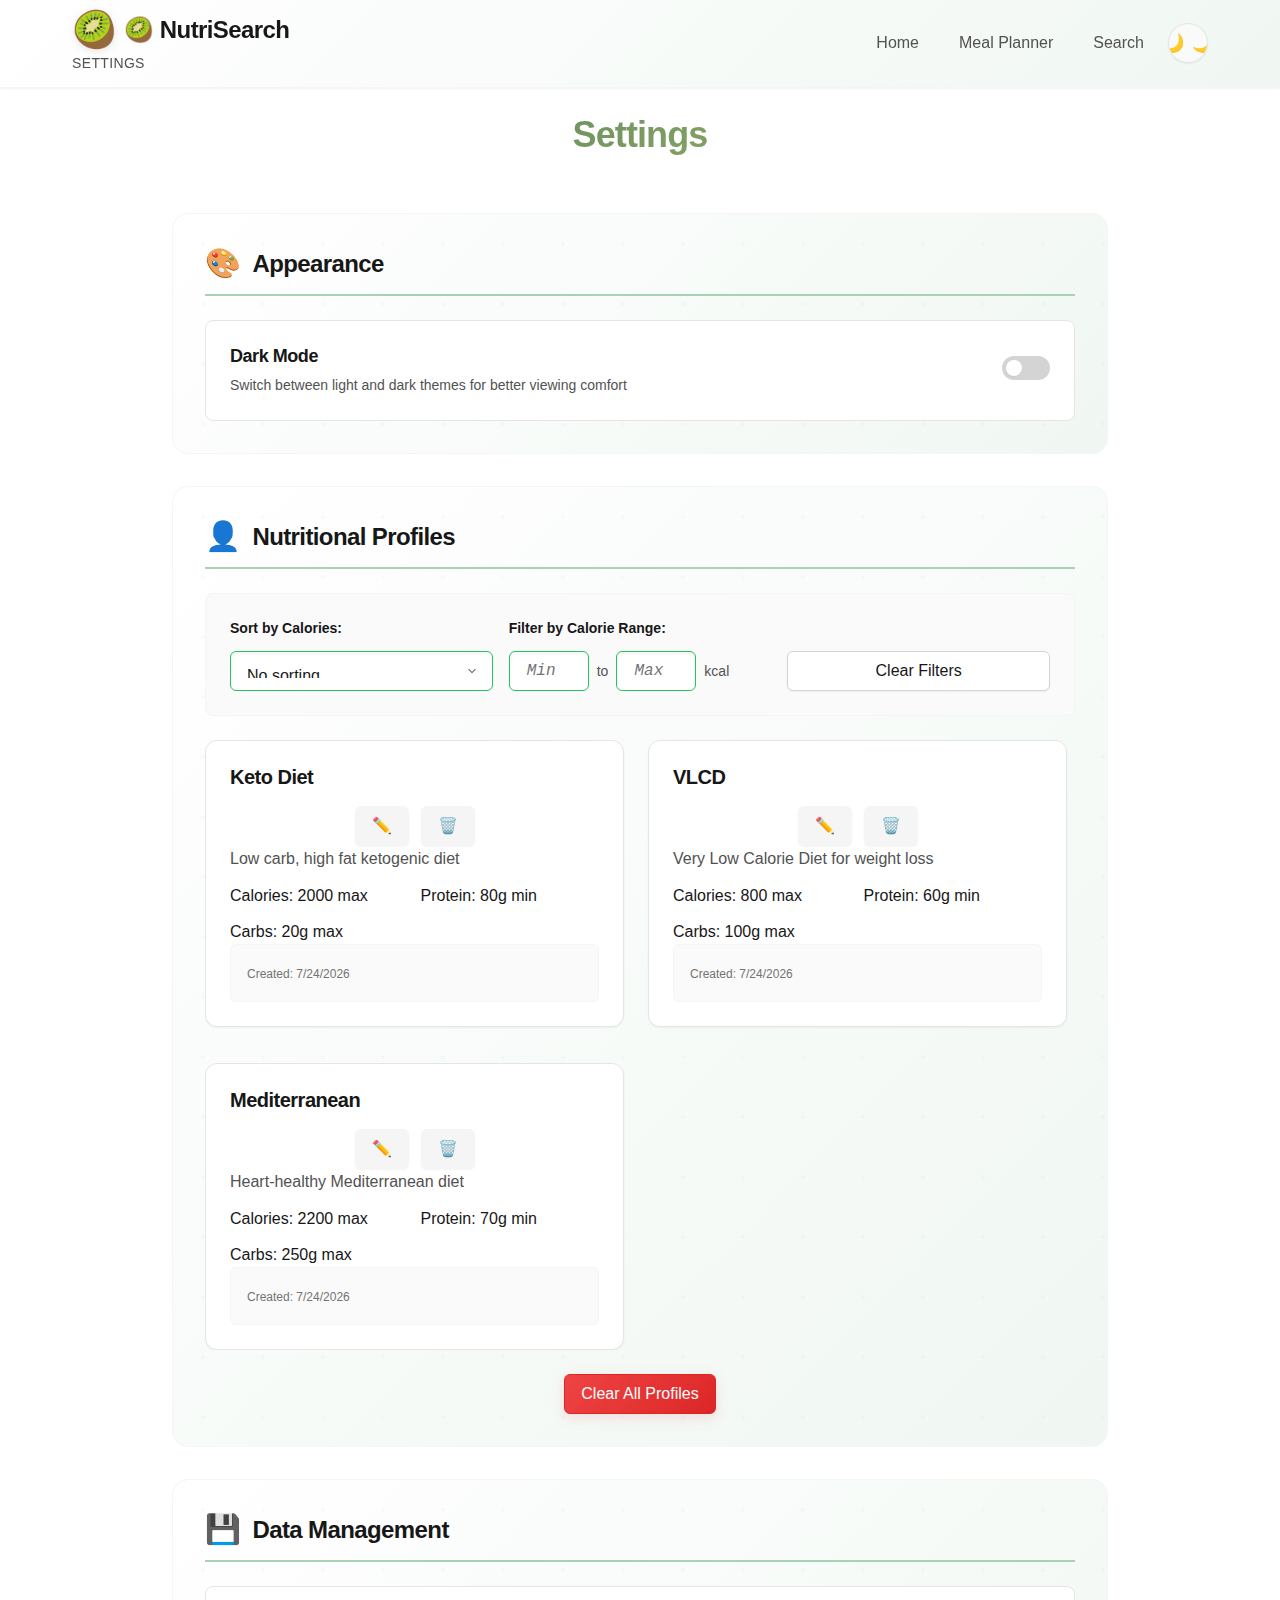
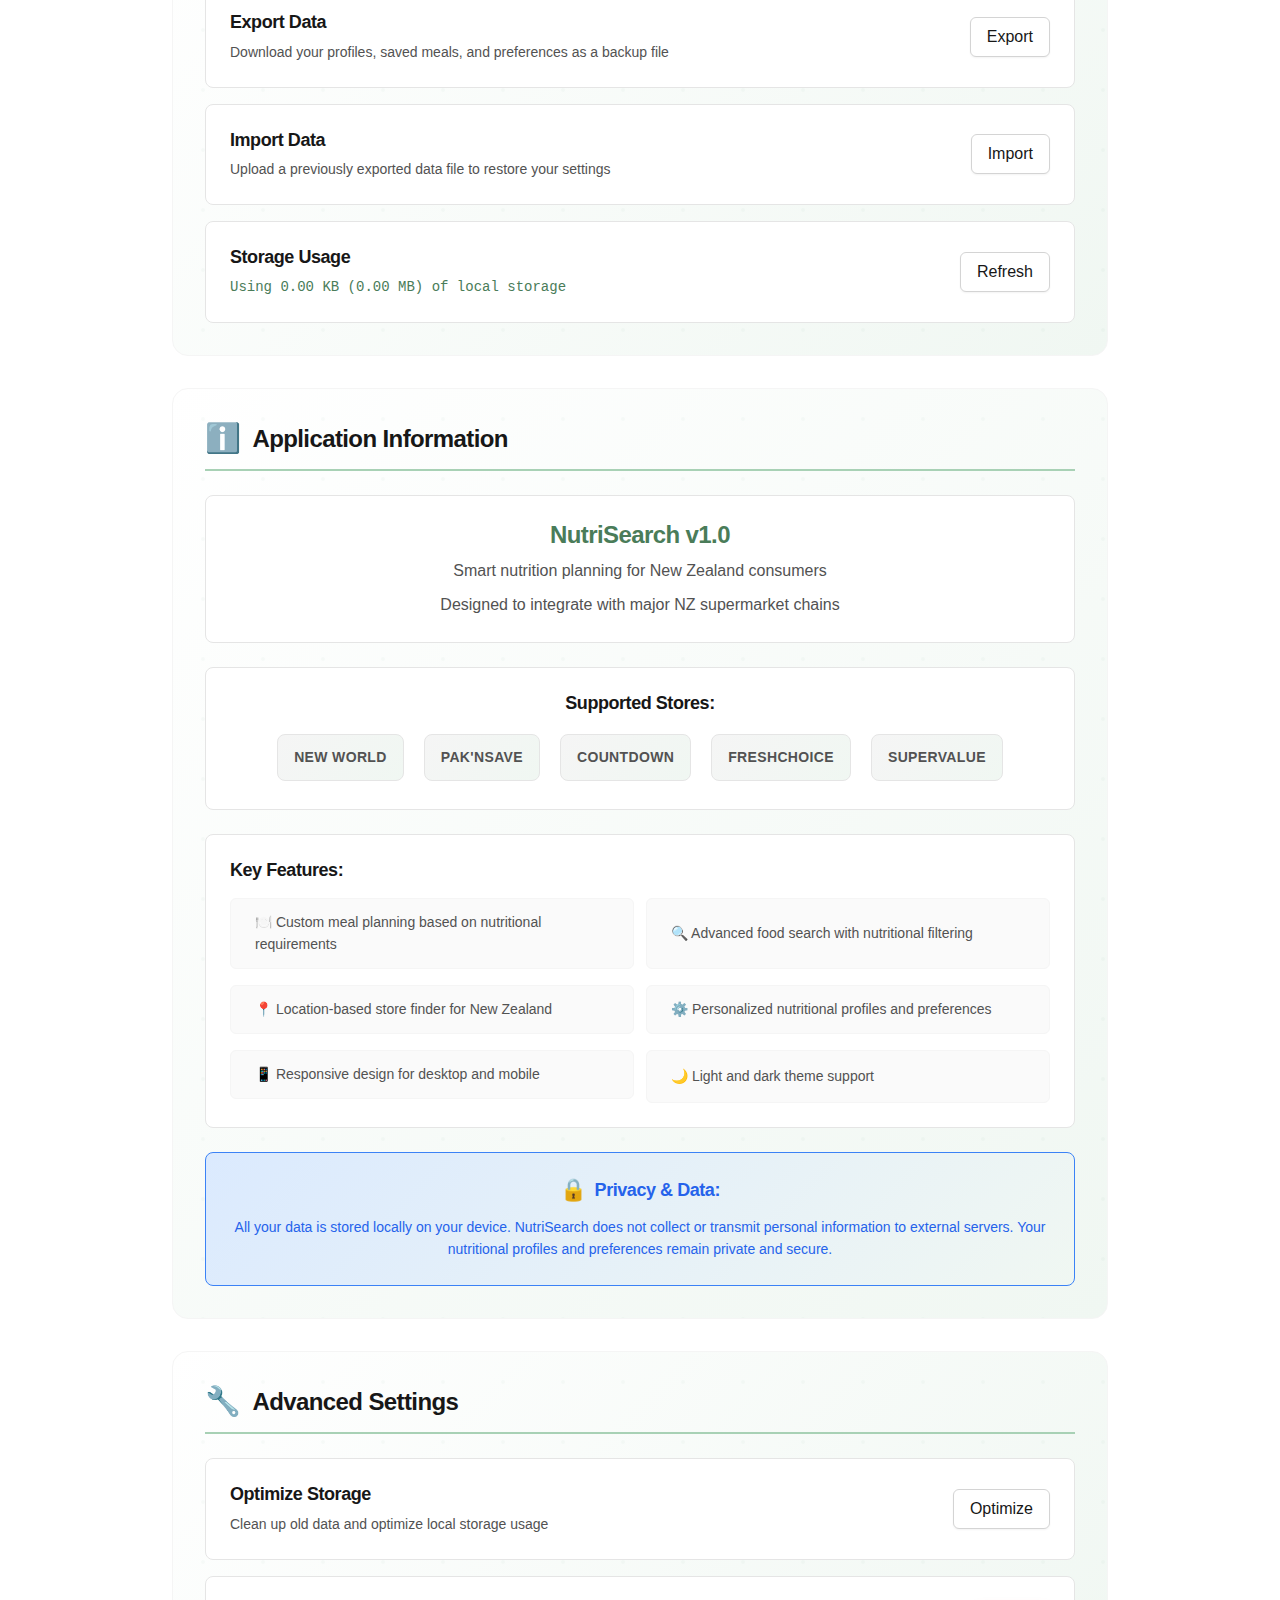
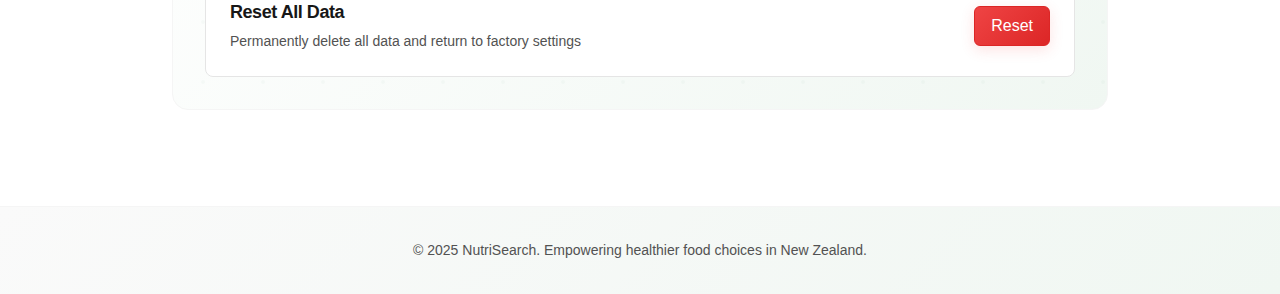
<file: pages/settings.html>
<!DOCTYPE html>
<html lang="en">
<head>
    <meta charset="UTF-8">
    <meta name="viewport" content="width=device-width, initial-scale=1.0">
    <title>Settings - NutriSearch</title>
    <meta name="description" content="Manage your nutritional profiles, app preferences, and account settings. Customize your NutriSearch experience.">
    <meta name="keywords" content="settings, nutritional profiles, preferences, account management, app configuration, NutriSearch">
    <link rel="stylesheet" href="../css/styles.css">
    <link rel="icon" type="image/x-icon" href="data:image/svg+xml,<svg xmlns='http://www.w3.org/2000/svg' viewBox='0 0 100 100'><text y='.9em' font-size='90'>🥝</text></svg>">
</head>
<body>
    <header class="header">
        <div class="container">
            <div class="logo">
                <h1>🥝 NutriSearch</h1>
                <p>Settings</p>
            </div>
            <div class="nav-links">
                <a href="../index.html">Home</a>
                <a href="meal-planner.html">Meal Planner</a>
                <a href="nutritional-search.html">Search</a>
                <button class="theme-toggle" onclick="toggleTheme()" aria-label="Toggle dark mode">🌙</button>
            </div>
        </div>
    </header>

    <main class="main-content">
        <div class="container">
            <h2>Settings</h2>
            
            <div class="settings-container">
                <div class="settings-section">
                    <h3>Appearance</h3>
                    <div class="setting-item">
                        <div class="setting-info">
                            <h4>Dark Mode</h4>
                            <p>Switch between light and dark themes for better viewing comfort</p>
                        </div>
                        <label class="switch" aria-describedby="dark-mode-help">
                            <input type="checkbox" id="darkModeToggle" onchange="toggleDarkMode()" aria-label="Toggle dark mode">
                            <span class="slider"></span>
                        </label>
                        <small id="dark-mode-help" class="sr-only">Toggle between light and dark appearance themes</small>
                    </div>
                </div>

                <div class="settings-section">
                    <h3>Nutritional Profiles</h3>
                    
                    <div class="profile-filters">
                        <div class="filter-group">
                            <label for="calorieSort">Sort by Calories:</label>
                            <select id="calorieSort" onchange="sortProfiles()" aria-describedby="calorie-sort-help">
                                <option value="none">No sorting</option>
                                <option value="low-high">Lowest to Highest</option>
                                <option value="high-low">Highest to Lowest</option>
                            </select>
                            <small id="calorie-sort-help" class="sr-only">Sort profiles by calorie limits</small>
                        </div>
                        
                        <div class="filter-group">
                            <label for="minCalories">Filter by Calorie Range:</label>
                            <div class="range-inputs">
                                <input type="number" id="minCalories" placeholder="Min" onchange="filterProfiles()" min="0" aria-label="Minimum calories">
                                <span>to</span>
                                <input type="number" id="maxCalories" placeholder="Max" onchange="filterProfiles()" min="0" aria-label="Maximum calories">
                                <span>kcal</span>
                            </div>
                            <small id="calorie-range-help" class="sr-only">Filter profiles by calorie range</small>
                        </div>
                        
                        <button class="btn-secondary" onclick="clearFiltersSettings()" aria-describedby="clear-filters-help">Clear Filters</button>
                        <small id="clear-filters-help" class="sr-only">Remove all profile filters</small>
                    </div>
                    
                    <div class="profiles-list" id="profilesList" role="region" aria-label="Saved nutritional profiles">
                        <!-- Profiles will be populated by JavaScript -->
                    </div>
                    
                    <div class="profile-actions">
                        <button class="btn-danger" onclick="confirmClearAllProfiles()" aria-describedby="clear-all-help">Clear All Profiles</button>
                        <small id="clear-all-help" class="sr-only">Delete all saved nutritional profiles - this action cannot be undone</small>
                    </div>
                </div>

                <div class="settings-section">
                    <h3>Data Management</h3>
                    <div class="setting-item">
                        <div class="setting-info">
                            <h4>Export Data</h4>
                            <p>Download your profiles, saved meals, and preferences as a backup file</p>
                        </div>
                        <button class="btn-secondary" onclick="exportData()" aria-describedby="export-data-help">Export</button>
                        <small id="export-data-help" class="sr-only">Download all your NutriSearch data as a JSON file</small>
                    </div>
                    
                    <div class="setting-item">
                        <div class="setting-info">
                            <h4>Import Data</h4>
                            <p>Upload a previously exported data file to restore your settings</p>
                        </div>
                        <div class="import-controls">
                            <input type="file" id="importFile" accept=".json" style="display: none;" onchange="importData()" aria-label="Select data file to import">
                            <button class="btn-secondary" onclick="document.getElementById('importFile').click()" aria-describedby="import-data-help">Import</button>
                            <small id="import-data-help" class="sr-only">Select a JSON file to import your NutriSearch data</small>
                        </div>
                    </div>
                    
                    <div class="setting-item">
                        <div class="setting-info">
                            <h4>Storage Usage</h4>
                            <p id="storageUsage" aria-live="polite">Calculating storage usage...</p>
                        </div>
                        <button class="btn-secondary" onclick="calculateStorageUsage()" aria-describedby="storage-help">Refresh</button>
                        <small id="storage-help" class="sr-only">Recalculate how much local storage is being used</small>
                    </div>
                </div>

                <div class="settings-section">
                    <h3>Application Information</h3>
                    <div class="about-info">
                        <div class="app-details">
                            <h4>NutriSearch v1.0</h4>
                            <p>Smart nutrition planning for New Zealand consumers</p>
                            <p>Designed to integrate with major NZ supermarket chains</p>
                        </div>
                        
                        <div class="supported-stores">
                            <h4>Supported Stores:</h4>
                            <div class="store-logos">
                                <span class="store-badge" aria-label="New World supermarkets">New World</span>
                                <span class="store-badge" aria-label="PAK'nSAVE supermarkets">PAK'nSAVE</span>
                                <span class="store-badge" aria-label="Countdown supermarkets">Countdown</span>
                                <span class="store-badge" aria-label="FreshChoice supermarkets">FreshChoice</span>
                                <span class="store-badge" aria-label="SuperValue supermarkets">SuperValue</span>
                            </div>
                        </div>
                        
                        <div class="feature-summary">
                            <h4>Key Features:</h4>
                            <ul>
                                <li>🍽️ Custom meal planning based on nutritional requirements</li>
                                <li>🔍 Advanced food search with nutritional filtering</li>
                                <li>📍 Location-based store finder for New Zealand</li>
                                <li>⚙️ Personalized nutritional profiles and preferences</li>
                                <li>📱 Responsive design for desktop and mobile</li>
                                <li>🌙 Light and dark theme support</li>
                            </ul>
                        </div>
                        
                        <div class="privacy-note">
                            <h4>Privacy & Data:</h4>
                            <p>All your data is stored locally on your device. NutriSearch does not collect or transmit personal information to external servers. Your nutritional profiles and preferences remain private and secure.</p>
                        </div>
                    </div>
                </div>

                <div class="settings-section">
                    <h3>Advanced Settings</h3>
                    <div class="setting-item">
                        <div class="setting-info">
                            <h4>Optimize Storage</h4>
                            <p>Clean up old data and optimize local storage usage</p>
                        </div>
                        <button class="btn-secondary" onclick="optimizeStorage()" aria-describedby="optimize-help">Optimize</button>
                        <small id="optimize-help" class="sr-only">Clean up old data to free up storage space</small>
                    </div>
                    
                    <div class="setting-item">
                        <div class="setting-info">
                            <h4>Reset All Data</h4>
                            <p>Permanently delete all data and return to factory settings</p>
                        </div>
                        <button class="btn-danger" onclick="resetAllData()" aria-describedby="reset-help">Reset</button>
                        <small id="reset-help" class="sr-only">Warning: This will permanently delete all your NutriSearch data</small>
                    </div>
                </div>
            </div>
        </div>
    </main>

    <!-- Confirmation Modal -->
    <div id="confirmModal" class="modal">
        <div class="modal-content">
            <div class="modal-header">
                <h3>Confirm Action</h3>
                <button class="close" onclick="closeConfirmModal()" aria-label="Close confirmation modal">&times;</button>
            </div>
            <div class="modal-body">
                <p id="confirmMessage" aria-live="assertive">Are you sure you want to perform this action?</p>
                <div class="modal-actions">
                    <button class="btn-secondary" onclick="closeConfirmModal()">Cancel</button>
                    <button class="btn-danger" id="confirmButton" onclick="performConfirmAction()">Confirm</button>
                </div>
            </div>
        </div>
    </div>

    <!-- Profile Detail Modal -->
    <div id="profileDetailModal" class="modal">
        <div class="modal-content">
            <div class="modal-header">
                <h3 id="profileDetailTitle">Profile Details</h3>
                <button class="close" onclick="closeProfileDetailModal()" aria-label="Close profile details modal">&times;</button>
            </div>
            <div class="modal-body">
                <div id="profileDetailContent" role="region" aria-label="Profile nutritional details">
                    <!-- Profile details will be populated by JavaScript -->
                </div>
                <div class="modal-actions">
                    <button class="btn-secondary" onclick="closeProfileDetailModal()">Close</button>
                    <button class="btn-primary" onclick="editProfile()" aria-describedby="edit-profile-help">Edit</button>
                    <small id="edit-profile-help" class="sr-only">Edit this nutritional profile</small>
                    <button class="btn-danger" onclick="deleteProfile()" aria-describedby="delete-profile-help">Delete</button>
                    <small id="delete-profile-help" class="sr-only">Permanently delete this profile</small>
                </div>
            </div>
        </div>
    </div>

    <footer class="footer">
        <div class="container">
            <p>&copy; 2025 NutriSearch. Empowering healthier food choices in New Zealand.</p>
        </div>
    </footer>

    <script src="../scripts/common.js"></script>
    <script src="../scripts/settings.js"></script>
</body>
</html>
</file>
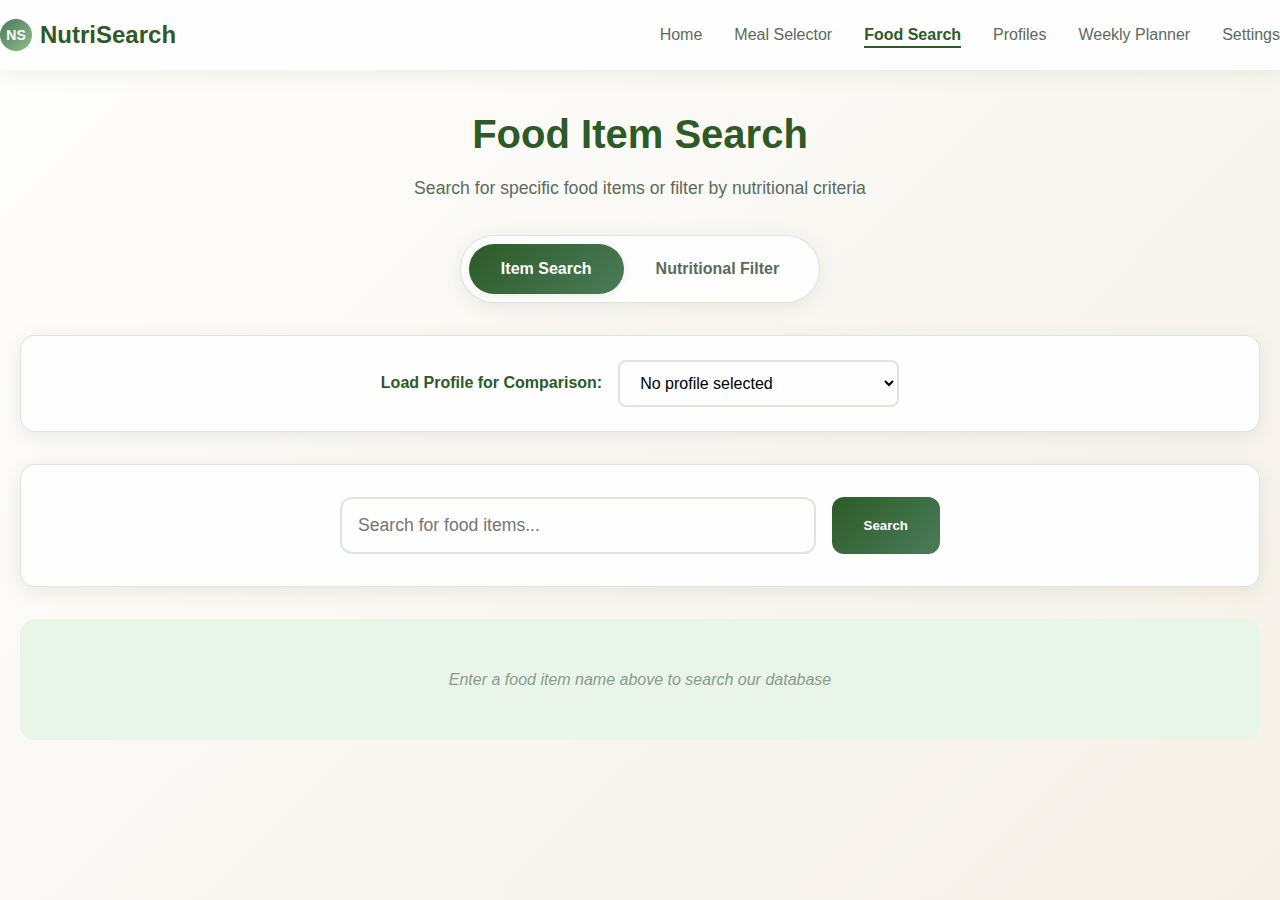
<file: Archive/NutriSearch-v2/food-search.html>
<!DOCTYPE html>
<html lang="en">
<head>
    <meta charset="UTF-8">
    <meta name="viewport" content="width=device-width, initial-scale=1.0">
    <title>Food Item Search - NutriSearch</title>
    <link rel="stylesheet" href="food-search.css">
</head>
<body>
    <header class="header">
        <nav class="nav container">
            <div class="logo">
                <div class="logo-icon">NS</div>
                NutriSearch
            </div>
            <ul class="nav-links">
                <li><a href="index.html">Home</a></li>
                <li><a href="meal-selector.html">Meal Selector</a></li>
                <li><a href="food-search.html" class="active">Food Search</a></li>
                <li><a href="profiles.html">Profiles</a></li>
                <li><a href="meal-planner.html">Weekly Planner</a></li>
                <li><a href="settings.html">Settings</a></li>
            </ul>
        </nav>
    </header>

    <main class="main-content">
        <div class="container">
            <div class="page-header">
                <h1>Food Item Search</h1>
                <p>Search for specific food items or filter by nutritional criteria</p>
            </div>

            <div class="view-toggle">
                <div class="toggle-buttons">
                    <button class="toggle-btn active" onclick="switchView('search')">Item Search</button>
                    <button class="toggle-btn" onclick="switchView('filter')">Nutritional Filter</button>
                </div>
            </div>

            <div class="profile-section">
                <div class="profile-selector">
                    <label for="profileSelect">Load Profile for Comparison:</label>
                    <select id="profileSelect" onchange="loadProfile()">
                        <option value="">No profile selected</option>
                        <option value="vlcd">VLCD (≤800 kcal)</option>
                        <option value="highprotein">High Protein (2200-2800 kcal)</option>
                        <option value="lowcarb">Low Carb (1500-2000 kcal)</option>
                        <option value="keto">Keto (1800-2200 kcal)</option>
                        <option value="balanced">Balanced Diet (2000-2500 kcal)</option>
                    </select>
                </div>
            </div>

            <!-- Item Search View -->
            <div class="search-view active" id="searchView">
                <div class="search-section">
                    <div class="search-input-group">
                        <input type="text" class="search-input" id="searchInput" placeholder="Search for food items..." onkeypress="handleSearchKeyPress(event)">
                        <button class="search-btn" onclick="searchItems()">Search</button>
                    </div>
                </div>

                <div class="results-section" id="searchResults">
                    <div class="no-results">
                        Enter a food item name above to search our database
                    </div>
                </div>
            </div>

            <!-- Nutritional Filter View -->
            <div class="filter-view" id="filterView">
                <div class="filter-controls">
                    <div class="filter-header">
                        <h2 class="filter-title">Nutritional Criteria</h2>
                        <div class="filter-toggles">
                            <div class="toggle-group">
                                <button class="toggle-option active" data-type="daily" onclick="toggleFilterType('daily')">Daily</button>
                                <button class="toggle-option" data-type="meal" onclick="toggleFilterType('meal')">Meal</button>
                            </div>
                        </div>
                    </div>

                    <div class="nutrients-grid" id="nutrientsGrid">
                        <!-- Nutrients will be populated by JavaScript -->
                    </div>

                    <div class="filter-actions">
                        <button class="btn btn-primary" onclick="applyNutritionalFilter()">Apply Filter</button>
                        <button class="btn btn-secondary" onclick="clearNutritionalFilter()">Clear All</button>
                    </div>
                </div>

                <div class="results-section" id="filterResults">
                    <div class="no-results">
                        Set your nutritional criteria above and click "Apply Filter" to find matching foods
                    </div>
                </div>
            </div>
        </div>
    </main>
    <script src="food-search.js"></script>
</body>
</html>
</file>
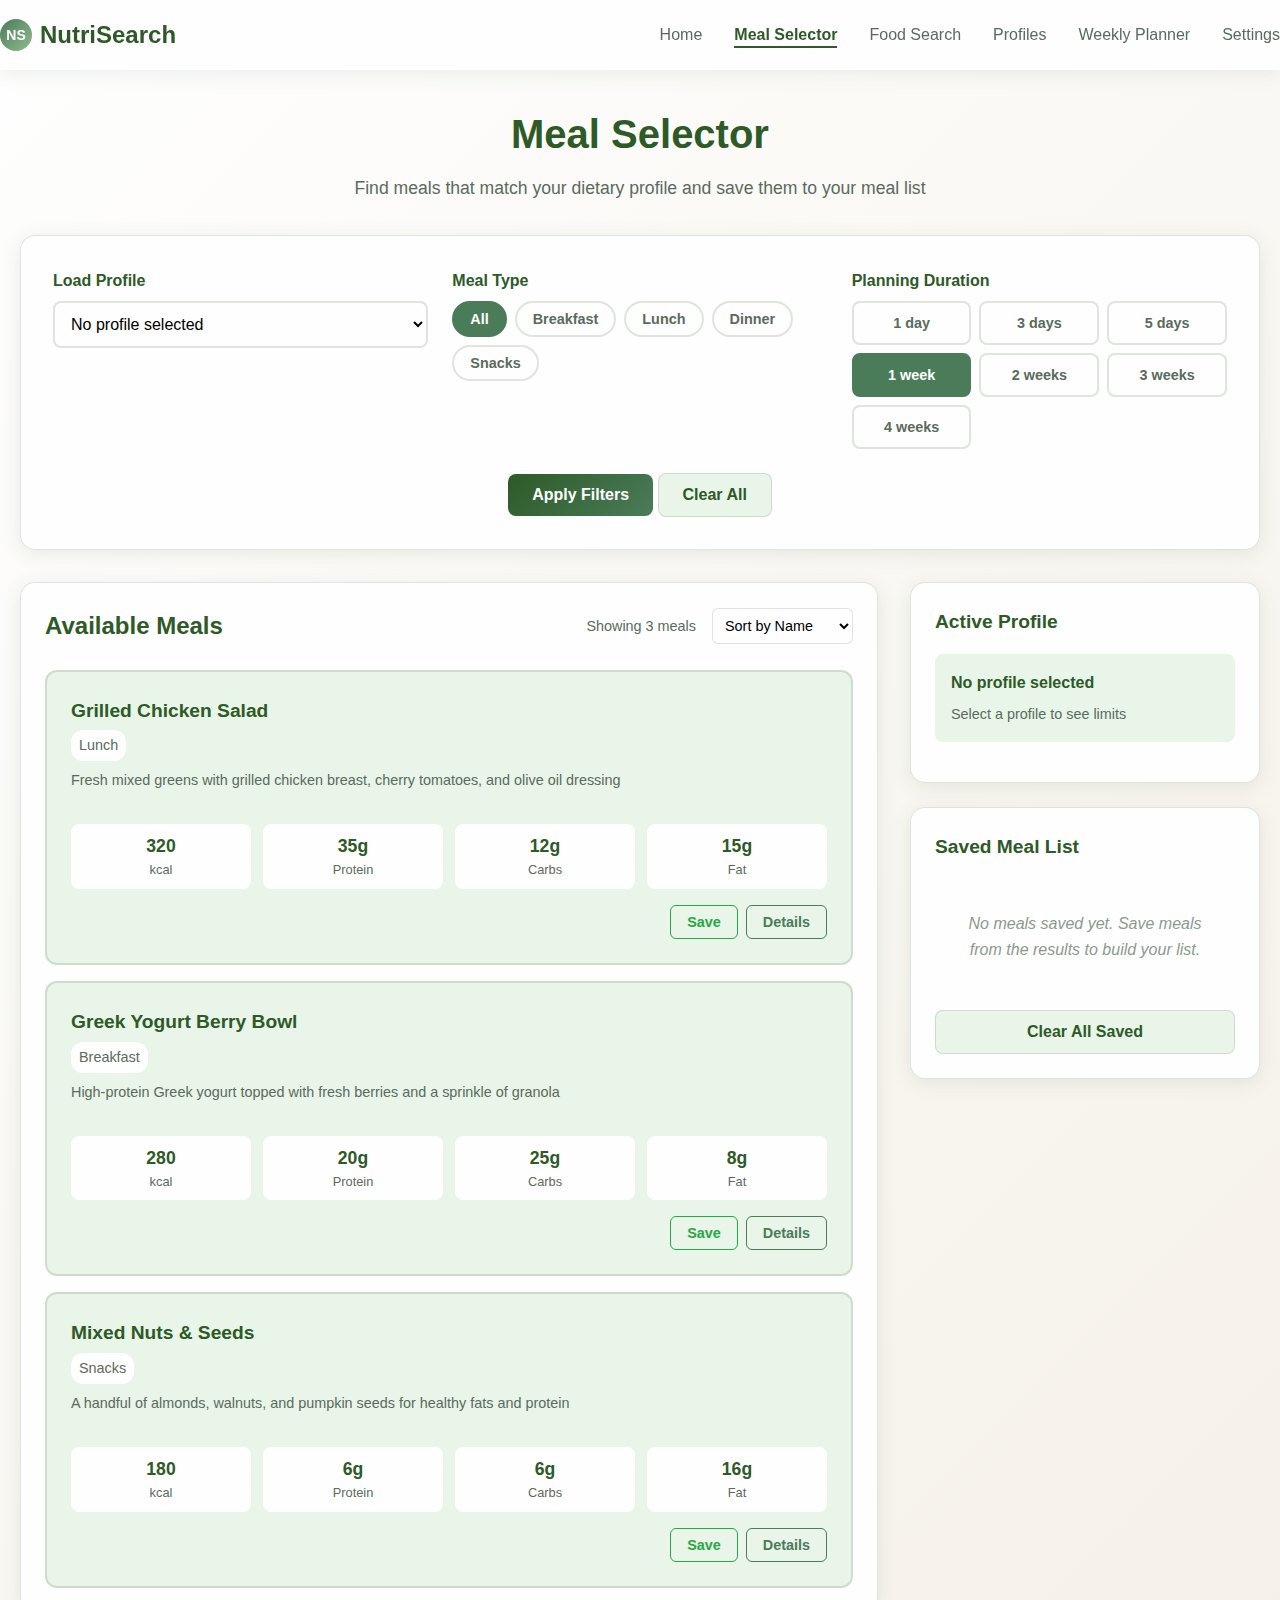
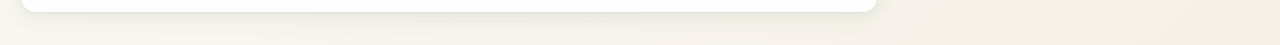
<file: Archive/NutriSearch-v2/meal-selector.html>
<!DOCTYPE html>
<html lang="en">
<head>
    <meta charset="UTF-8">
    <meta name="viewport" content="width=device-width, initial-scale=1.0">
    <title>Meal Selector - NutriSearch</title>
    <link rel="stylesheet" href="meal-selector.css">
</head>
<body>
    <header class="header">
        <nav class="nav container">
            <div class="logo">
                <div class="logo-icon">NS</div>
                NutriSearch
            </div>
            <ul class="nav-links">
                <li><a href="index.html">Home</a></li>
                <li><a href="meal-selector.html" class="active">Meal Selector</a></li>
                <li><a href="food-search.html">Food Search</a></li>
                <li><a href="profiles.html">Profiles</a></li>
                <li><a href="meal-planner.html">Weekly Planner</a></li>
                <li><a href="settings.html">Settings</a></li>
            </ul>
        </nav>
    </header>

    <main class="main-content">
        <div class="container">
            <div class="page-header">
                <h1>Meal Selector</h1>
                <p>Find meals that match your dietary profile and save them to your meal list</p>
            </div>

            <div class="filter-section">
                <div class="filter-grid">
                    <div class="filter-group">
                        <label>Load Profile</label>
                        <select id="profileSelect" onchange="loadProfile()">
                            <option value="">No profile selected</option>
                            <option value="vlcd">VLCD (≤800 kcal)</option>
                            <option value="highprotein">High Protein (2200-2800 kcal)</option>
                            <option value="lowcarb">Low Carb (1500-2000 kcal)</option>
                            <option value="keto">Keto (1800-2200 kcal)</option>
                            <option value="balanced">Balanced Diet (2000-2500 kcal)</option>
                        </select>
                    </div>
                    
                    <div class="filter-group">
                        <label>Meal Type</label>
                        <div class="meal-type-buttons">
                            <button class="meal-type-btn active" data-meal="all" onclick="selectMealType('all')">All</button>
                            <button class="meal-type-btn" data-meal="breakfast" onclick="selectMealType('breakfast')">Breakfast</button>
                            <button class="meal-type-btn" data-meal="lunch" onclick="selectMealType('lunch')">Lunch</button>
                            <button class="meal-type-btn" data-meal="dinner" onclick="selectMealType('dinner')">Dinner</button>
                            <button class="meal-type-btn" data-meal="snacks" onclick="selectMealType('snacks')">Snacks</button>
                        </div>
                    </div>
                    
                    <div class="filter-group">
                        <label>Planning Duration</label>
                        <div class="duration-buttons">
                            <button class="duration-btn" data-duration="1" onclick="selectDuration(1)">1 day</button>
                            <button class="duration-btn" data-duration="3" onclick="selectDuration(3)">3 days</button>
                            <button class="duration-btn" data-duration="5" onclick="selectDuration(5)">5 days</button>
                            <button class="duration-btn active" data-duration="7" onclick="selectDuration(7)">1 week</button>
                            <button class="duration-btn" data-duration="14" onclick="selectDuration(14)">2 weeks</button>
                            <button class="duration-btn" data-duration="21" onclick="selectDuration(21)">3 weeks</button>
                            <button class="duration-btn" data-duration="28" onclick="selectDuration(28)">4 weeks</button>
                        </div>
                    </div>
                </div>
                
                <div style="text-align: center;">
                    <button class="btn btn-primary" onclick="applyFilters()">Apply Filters</button>
                    <button class="btn btn-secondary" onclick="clearFilters()">Clear All</button>
                </div>
            </div>

            <div class="results-layout">
                <div class="meal-results">
                    <div class="results-header">
                        <h2>Available Meals</h2>
                        <div style="display: flex; align-items: center; gap: 1rem;">
                            <span class="results-count" id="resultsCount">Showing 5 meals</span>
                            <select class="sort-select" id="sortSelect" onchange="sortMeals()">
                                <option value="name">Sort by Name</option>
                                <option value="calories">Sort by Calories</option>
                                <option value="protein">Sort by Protein</option>
                                <option value="match">Profile Match</option>
                            </select>
                        </div>
                    </div>
                    <div class="meals-grid" id="mealsGrid">
                        <!-- Meals will be populated by JavaScript -->
                    </div>
                </div>

                <div class="sidebar">
                    <div class="sidebar-card">
                        <h3>Active Profile</h3>
                        <div class="profile-info" id="activeProfile">
                            <div class="profile-name">No profile selected</div>
                            <div class="profile-limits">
                                <div class="profile-limit">
                                    <span class="limit-name">Select a profile to see limits</span>
                                </div>
                            </div>
                        </div>
                    </div>

                    <div class="sidebar-card">
                        <h3>Saved Meal List</h3>
                        <div class="saved-meals-list" id="savedMealsList">
                            <div class="empty-state">
                                No meals saved yet. Save meals from the results to build your list.
                            </div>
                        </div>
                        <button class="btn btn-secondary" style="width: 100%; margin-top: 1rem;" onclick="clearSavedMeals()">
                            Clear All Saved
                        </button>
                    </div>
                </div>
            </div>
        </div>
    </main>
    <script src="meal-selector.js"></script>
</body>
</html>
</file>
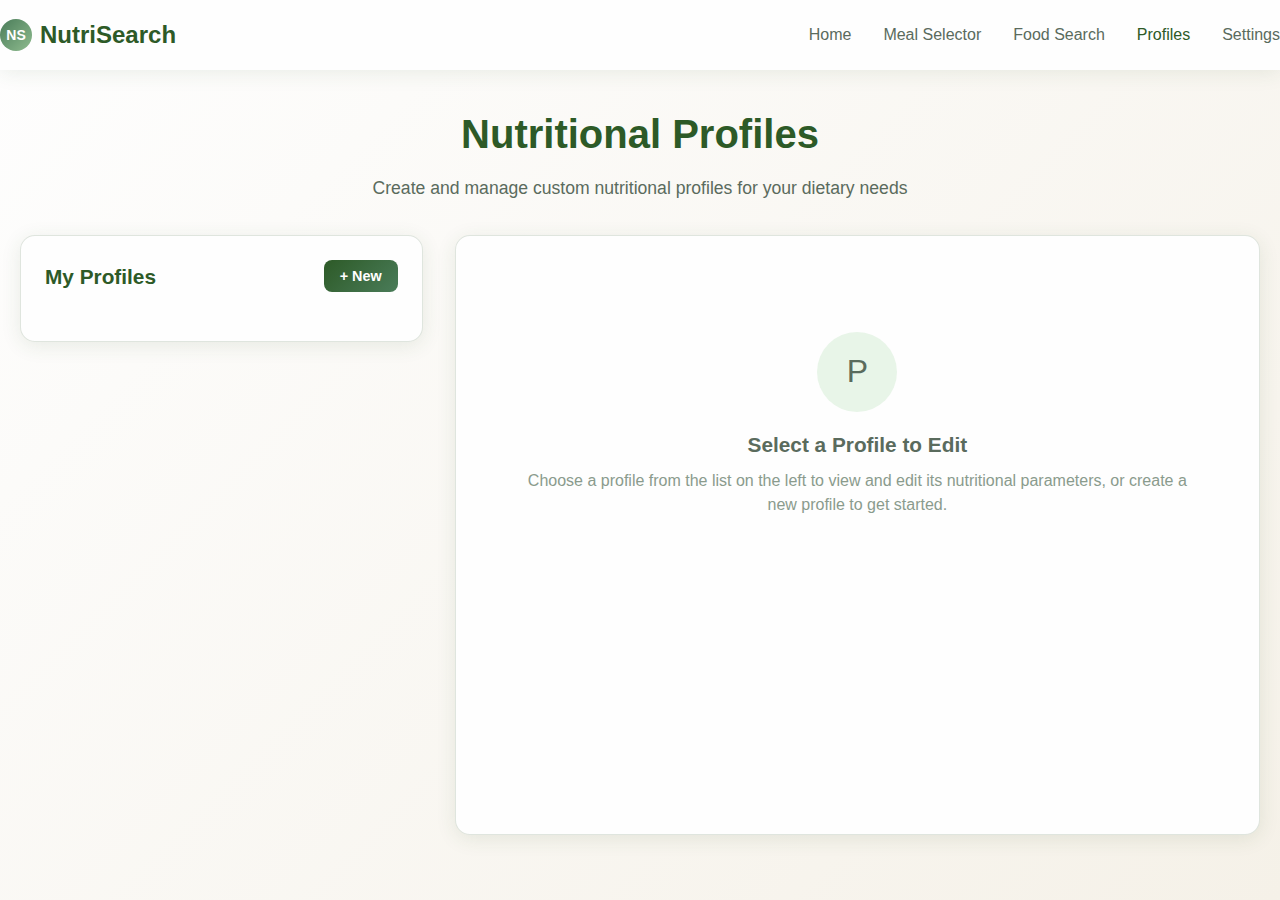
<file: Archive/NutriSearch-v2/profiles.html>
<!DOCTYPE html>
<html lang="en">
<head>
    <meta charset="UTF-8">
    <meta name="viewport" content="width=device-width, initial-scale=1.0">
    <title>Profiles - NutriSearch</title>
    <style>
        * {
            margin: 0;
            padding: 0;
            box-sizing: border-box;
        }

        :root {
            --primary-green: #2D5A27;
            --accent-green: #4A7C59;
            --light-green: #E8F5E8;
            --soft-earth: #F5F1E8;
            --warm-white: #FEFEFE;
            --text-dark: #2C3E2D;
            --text-medium: #5A6B5D;
            --text-light: #8A9B8D;
            --kiwi-green: #8FBC8F;
            --shadow-soft: rgba(45, 90, 39, 0.1);
            --border-light: rgba(45, 90, 39, 0.15);
            --success: #27ae60;
            --warning: #e67e22;
            --danger: #e74c3c;
        }

        body {
            font-family: -apple-system, BlinkMacSystemFont, 'Segoe UI', Roboto, Oxygen, Ubuntu, Cantarell, sans-serif;
            line-height: 1.6;
            color: var(--text-dark);
            background: linear-gradient(135deg, var(--warm-white) 0%, var(--soft-earth) 100%);
            min-height: 100vh;
        }

        .container {
            max-width: 1400px;
            margin: 0 auto;
            padding: 0 20px;
        }

        /* Header */
        .header {
            background: var(--warm-white);
            box-shadow: 0 2px 20px var(--shadow-soft);
            position: sticky;
            top: 0;
            z-index: 100;
        }

        .nav {
            display: flex;
            justify-content: space-between;
            align-items: center;
            padding: 1rem 0;
        }

        .logo {
            display: flex;
            align-items: center;
            gap: 0.5rem;
            font-size: 1.5rem;
            font-weight: 700;
            color: var(--primary-green);
        }

        .logo-icon {
            width: 32px;
            height: 32px;
            background: linear-gradient(135deg, var(--accent-green), var(--kiwi-green));
            border-radius: 50%;
            display: flex;
            align-items: center;
            justify-content: center;
            color: white;
            font-weight: bold;
            font-size: 14px;
        }

        .nav-links {
            display: flex;
            list-style: none;
            gap: 2rem;
        }

        .nav-links a {
            text-decoration: none;
            color: var(--text-medium);
            font-weight: 500;
            transition: color 0.3s ease;
        }

        .nav-links a:hover, .nav-links a.active {
            color: var(--primary-green);
        }

        /* Main Content */
        .main-content {
            padding: 2rem 0;
        }

        .page-header {
            text-align: center;
            margin-bottom: 2rem;
        }

        .page-header h1 {
            font-size: 2.5rem;
            color: var(--primary-green);
            margin-bottom: 0.5rem;
            font-weight: 700;
        }

        .page-header p {
            color: var(--text-medium);
            font-size: 1.1rem;
        }

        /* Layout */
        .profiles-layout {
            display: grid;
            grid-template-columns: 1fr 2fr;
            gap: 2rem;
            min-height: 600px;
        }

        /* Profile List */
        .profiles-sidebar {
            background: var(--warm-white);
            border-radius: 15px;
            padding: 1.5rem;
            box-shadow: 0 4px 20px var(--shadow-soft);
            border: 1px solid var(--border-light);
            height: fit-content;
        }

        .sidebar-header {
            display: flex;
            justify-content: space-between;
            align-items: center;
            margin-bottom: 1.5rem;
        }

        .sidebar-title {
            font-size: 1.3rem;
            font-weight: 700;
            color: var(--primary-green);
        }

        .add-profile-btn {
            background: linear-gradient(135deg, var(--primary-green), var(--accent-green));
            color: white;
            border: none;
            border-radius: 8px;
            padding: 0.5rem 1rem;
            font-weight: 600;
            cursor: pointer;
            transition: all 0.3s ease;
            font-size: 0.9rem;
        }

        .add-profile-btn:hover {
            transform: translateY(-2px);
            box-shadow: 0 4px 15px var(--shadow-soft);
        }

        .profiles-list {
            display: flex;
            flex-direction: column;
            gap: 0.75rem;
        }

        .profile-item {
            background: var(--light-green);
            border: 2px solid transparent;
            border-radius: 12px;
            padding: 1rem;
            cursor: pointer;
            transition: all 0.3s ease;
            position: relative;
        }

        .profile-item:hover {
            border-color: var(--accent-green);
            transform: translateX(5px);
        }

        .profile-item.active {
            border-color: var(--primary-green);
            background: var(--accent-green);
            color: white;
        }

        .profile-name {
            font-weight: 700;
            font-size: 1.1rem;
            margin-bottom: 0.25rem;
        }

        .profile-summary {
            font-size: 0.9rem;
            opacity: 0.8;
        }

        .profile-actions {
            position: absolute;
            top: 0.5rem;
            right: 0.5rem;
            display: none;
            gap: 0.25rem;
        }

        .profile-item:hover .profile-actions {
            display: flex;
        }

        .profile-item.active .profile-actions {
            display: flex;
        }

        .action-btn {
            background: rgba(255, 255, 255, 0.9);
            border: none;
            border-radius: 4px;
            padding: 0.25rem;
            cursor: pointer;
            font-size: 0.8rem;
            transition: all 0.3s ease;
            width: 24px;
            height: 24px;
            display: flex;
            align-items: center;
            justify-content: center;
        }

        .action-btn:hover {
            background: white;
        }

        .action-btn.delete {
            color: var(--danger);
        }

        .action-btn.duplicate {
            color: var(--accent-green);
        }

        /* Profile Editor */
        .profile-editor {
            background: var(--warm-white);
            border-radius: 15px;
            padding: 2rem;
            box-shadow: 0 4px 20px var(--shadow-soft);
            border: 1px solid var(--border-light);
        }

        .editor-header {
            display: flex;
            justify-content: space-between;
            align-items: center;
            margin-bottom: 2rem;
            padding-bottom: 1rem;
            border-bottom: 2px solid var(--border-light);
        }

        .editor-title {
            font-size: 1.5rem;
            font-weight: 700;
            color: var(--primary-green);
        }

        .editor-actions {
            display: flex;
            gap: 1rem;
        }

        .btn {
            padding: 0.75rem 1.5rem;
            border: none;
            border-radius: 8px;
            font-weight: 600;
            cursor: pointer;
            transition: all 0.3s ease;
            font-size: 1rem;
        }

        .btn-primary {
            background: linear-gradient(135deg, var(--success), #2ecc71);
            color: white;
        }

        .btn-primary:hover {
            transform: translateY(-2px);
            box-shadow: 0 4px 15px rgba(39, 174, 96, 0.3);
        }

        .btn-secondary {
            background: var(--light-green);
            color: var(--primary-green);
            border: 1px solid var(--border-light);
        }

        .btn-secondary:hover {
            background: var(--accent-green);
            color: white;
        }

        .btn-danger {
            background: var(--danger);
            color: white;
        }

        .btn-danger:hover {
            background: #c0392b;
            transform: translateY(-2px);
            box-shadow: 0 4px 15px rgba(231, 76, 60, 0.3);
        }

        /* Profile Form */
        .profile-form {
            display: grid;
            gap: 2rem;
        }

        .form-section {
            background: var(--light-green);
            border-radius: 12px;
            padding: 1.5rem;
        }

        .section-title {
            font-size: 1.2rem;
            font-weight: 700;
            color: var(--primary-green);
            margin-bottom: 1rem;
        }

        .form-group {
            margin-bottom: 1rem;
        }

        .form-group label {
            display: block;
            font-weight: 600;
            color: var(--text-dark);
            margin-bottom: 0.5rem;
        }

        .form-group input,
        .form-group select,
        .form-group textarea {
            width: 100%;
            padding: 0.75rem;
            border: 2px solid var(--border-light);
            border-radius: 8px;
            font-size: 1rem;
            transition: border-color 0.3s ease;
        }

        .form-group input:focus,
        .form-group select:focus,
        .form-group textarea:focus {
            outline: none;
            border-color: var(--accent-green);
        }

        .nutrients-grid {
            display: grid;
            grid-template-columns: repeat(auto-fit, minmax(300px, 1fr));
            gap: 1.5rem;
        }

        .nutrient-group {
            background: var(--warm-white);
            border-radius: 10px;
            padding: 1.5rem;
            border: 1px solid var(--border-light);
        }

        .nutrient-name {
            font-weight: 700;
            color: var(--primary-green);
            margin-bottom: 1rem;
            font-size: 1.1rem;
            display: flex;
            align-items: center;
            justify-content: space-between;
        }

        .nutrient-unit {
            font-size: 0.9rem;
            color: var(--text-medium);
            font-weight: 500;
        }

        .range-inputs {
            display: grid;
            grid-template-columns: 1fr 1fr;
            gap: 1rem;
        }

        .range-input {
            display: flex;
            flex-direction: column;
        }

        .range-input label {
            font-size: 0.9rem;
            font-weight: 600;
            color: var(--text-medium);
            margin-bottom: 0.5rem;
        }

        .range-input input {
            padding: 0.5rem;
            border: 1px solid var(--border-light);
            border-radius: 6px;
            text-align: center;
        }

        .single-input input {
            text-align: center;
            font-weight: 600;
            color: var(--primary-green);
        }

        /* Empty State */
        .empty-state {
            display: flex;
            flex-direction: column;
            align-items: center;
            justify-content: center;
            text-align: center;
            color: var(--text-light);
            padding: 4rem 2rem;
        }

        .empty-icon {
            width: 80px;
            height: 80px;
            background: var(--light-green);
            border-radius: 50%;
            display: flex;
            align-items: center;
            justify-content: center;
            font-size: 2rem;
            margin-bottom: 1rem;
            color: var(--text-medium);
        }

        .empty-title {
            font-size: 1.3rem;
            font-weight: 600;
            margin-bottom: 0.5rem;
            color: var(--text-medium);
        }

        .empty-description {
            font-size: 1rem;
            line-height: 1.5;
        }

        /* Success Message */
        .success-message {
            background: var(--success);
            color: white;
            padding: 1rem;
            border-radius: 8px;
            margin-bottom: 1rem;
            display: none;
            align-items: center;
            gap: 0.5rem;
        }

        .success-message.show {
            display: flex;
        }

        /* Profile Type Toggle */
        .profile-type-toggle {
            display: flex;
            background: var(--warm-white);
            border-radius: 8px;
            padding: 0.25rem;
            margin-bottom: 1rem;
        }

        .type-option {
            flex: 1;
            padding: 0.5rem;
            border: none;
            background: transparent;
            border-radius: 6px;
            cursor: pointer;
            transition: all 0.3s ease;
            font-weight: 600;
        }

        .type-option.active {
            background: var(--accent-green);
            color: white;
        }

        /* Responsive Design */
        @media (max-width: 1024px) {
            .profiles-layout {
                grid-template-columns: 1fr;
            }
            
            .profiles-sidebar {
                order: 2;
            }
            
            .profile-editor {
                order: 1;
            }
        }

        @media (max-width: 768px) {
            .nutrients-grid {
                grid-template-columns: 1fr;
            }
            
            .range-inputs {
                grid-template-columns: 1fr;
            }
            
            .editor-header {
                flex-direction: column;
                align-items: flex-start;
                gap: 1rem;
            }
            
            .editor-actions {
                width: 100%;
                justify-content: flex-start;
            }
        }
    </style>
</head>
<body>
    <header class="header">
        <nav class="nav container">
            <div class="logo">
                <div class="logo-icon">NS</div>
                NutriSearch
            </div>
            <ul class="nav-links">
                <li><a href="frontpage.html">Home</a></li>
                <li><a href="meal_planner.html">Meal Selector</a></li>
                <li><a href="food_search.html">Food Search</a></li>
                <li><a href="profiles.html" class="active">Profiles</a></li>
                <li><a href="settings.html">Settings</a></li>
            </ul>
        </nav>
    </header>

    <main class="main-content">
        <div class="container">
            <div class="page-header">
                <h1>Nutritional Profiles</h1>
                <p>Create and manage custom nutritional profiles for your dietary needs</p>
            </div>

            <div class="profiles-layout">
                <!-- Profile List Sidebar -->
                <div class="profiles-sidebar">
                    <div class="sidebar-header">
                        <h2 class="sidebar-title">My Profiles</h2>
                        <button class="add-profile-btn" onclick="createNewProfile()">+ New</button>
                    </div>
                    <div class="profiles-list" id="profilesList">
                        <!-- Profiles will be populated by JavaScript -->
                    </div>
                </div>

                <!-- Profile Editor -->
                <div class="profile-editor">
                    <div id="emptyState" class="empty-state">
                        <div class="empty-icon">P</div>
                        <h3 class="empty-title">Select a Profile to Edit</h3>
                        <p class="empty-description">Choose a profile from the list on the left to view and edit its nutritional parameters, or create a new profile to get started.</p>
                    </div>

                    <div id="editorContent" style="display: none;">
                        <div class="success-message" id="successMessage">
                            <span>✓</span>
                            Profile saved successfully!
                        </div>

                        <div class="editor-header">
                            <h2 class="editor-title" id="editorTitle">Edit Profile</h2>
                            <div class="editor-actions">
                                <button class="btn btn-primary" onclick="saveProfile()">Save Changes</button>
                                <button class="btn btn-secondary" onclick="cancelEdit()">Cancel</button>
                                <button class="btn btn-danger" onclick="deleteProfile()" id="deleteBtn">Delete</button>
                            </div>
                        </div>

                        <form class="profile-form" id="profileForm">
                            <div class="form-section">
                                <h3 class="section-title">Basic Information</h3>
                                <div class="form-group">
                                    <label for="profileName">Profile Name</label>
                                    <input type="text" id="profileName" placeholder="Enter profile name" required>
                                </div>
                                <div class="form-group">
                                    <label for="profileDescription">Description (Optional)</label>
                                    <textarea id="profileDescription" rows="3" placeholder="Describe this nutritional profile..."></textarea>
                                </div>
                                <div class="form-group">
                                    <label>Profile Type</label>
                                    <div class="profile-type-toggle">
                                        <button type="button" class="type-option active" data-type="daily" onclick="toggleProfileType('daily')">Daily Limits</button>
                                        <button type="button" class="type-option" data-type="meal" onclick="toggleProfileType('meal')">Per Meal Limits</button>
                                    </div>
                                </div>
                            </div>

                            <div class="form-section">
                                <h3 class="section-title">Nutritional Parameters</h3>
                                <div class="nutrients-grid" id="nutrientsGrid">
                                    <!-- Nutrients will be populated by JavaScript -->
                                </div>
                            </div>
                        </form>
                    </div>
                </div>
            </div>
        </div>
    </main>

    <script>
        // Sample data
        const defaultProfiles = {
            vlcd: { 
                id: 'vlcd',
                name: 'VLCD (Very Low Calorie Diet)',
                description: 'Medically supervised very low calorie diet for rapid weight loss',
                type: 'daily',
                nutrients: {
                    calories: { max: 800 },
                    protein: { min: 70, max: 100 },
                    carbs: { min: 50, max: 100 },
                    fat: { min: 15, max: 20 },
                    saturatedFat: { max: 5 },
                    sugar: { max: 25 },
                    sodium: { max: 2300 },
                    fiber: { min: 25 }
                }
            },
            highprotein: { 
                id: 'highprotein',
                name: 'High Protein (Gym Focused)',
                description: 'High protein diet for muscle building and athletic performance',
                type: 'daily',
                nutrients: {
                    calories: { min: 2200, max: 2800 },
                    protein: { min: 150, max: 200 },
                    carbs: { min: 200, max: 300 },
                    fat: { min: 60, max: 80 },
                    saturatedFat: { max: 20 },
                    sugar: { max: 50 },
                    sodium: { max: 3000 },
                    fiber: { min: 30 }
                }
            },
            lowcarb: { 
                id: 'lowcarb',
                name: 'Low Carb Diet',
                description: 'Low carbohydrate diet for weight management',
                type: 'daily',
                nutrients: {
                    calories: { min: 1500, max: 2000 },
                    protein: { min: 100, max: 150 },
                    carbs: { min: 20, max: 50 },
                    fat: { min: 100, max: 150 },
                    saturatedFat: { max: 40 },
                    sugar: { max: 15 },
                    sodium: { max: 2300 },
                    fiber: { min: 20 }
                }
            },
            keto: { 
                id: 'keto',
                name: 'Ketogenic Diet',
                description: 'Very low carb, high fat diet for ketosis',
                type: 'daily',
                nutrients: {
                    calories: { min: 1800, max: 2200 },
                    protein: { min: 80, max: 120 },
                    carbs: { min: 5, max: 20 },
                    fat: { min: 150, max: 180 },
                    saturatedFat: { max: 60 },
                    sugar: { max: 10 },
                    sodium: { max: 2300 },
                    fiber: { min: 25 }
                }
            },
            balanced: { 
                id: 'balanced',
                name: 'Balanced Diet',
                description: 'Well-balanced nutritional profile for general health',
                type: 'daily',
                nutrients: {
                    calories: { min: 2000, max: 2500 },
                    protein: { min: 100, max: 150 },
                    carbs: { min: 200, max: 280 },
                    fat: { min: 50, max: 85 },
                    saturatedFat: { max: 25 },
                    sugar: { max: 40 },
                    sodium: { max: 2300 },
                    fiber: { min: 25 }
                }
            }
        };

        const nutrients = [
            { key: 'calories', name: 'Calories', unit: 'kcal' },
            { key: 'protein', name: 'Protein', unit: 'g' },
            { key: 'carbs', name: 'Carbohydrates', unit: 'g' },
            { key: 'fat', name: 'Fat', unit: 'g' },
            { key: 'saturatedFat', name: 'Saturated Fat', unit: 'g' },
            { key: 'sugar', name: 'Sugar', unit: 'g' },
            { key: 'sodium', name: 'Sodium', unit: 'mg' },
            { key: 'fiber', name: 'Fiber', unit: 'g' }
        ];

        // State
        let profiles = { ...defaultProfiles };
        let currentProfile = null;
        let isEditing = false;

        // Initialize
        document.addEventListener('DOMContentLoaded', function() {
            generateNutrientInputs();
            renderProfilesList();
        });

        function renderProfilesList() {
            const profilesList = document.getElementById('profilesList');
            
            if (Object.keys(profiles).length === 0) {
                profilesList.innerHTML = `
                    <div style="text-align: center; color: var(--text-light); padding: 2rem;">
                        <p>No profiles created yet.</p>
                        <p style="font-size: 0.9rem; margin-top: 0.5rem;">Click "New" to create your first profile.</p>
                    </div>
                `;
                return;
            }

            profilesList.innerHTML = Object.values(profiles).map(profile => `
                <div class="profile-item ${currentProfile?.id === profile.id ? 'active' : ''}" onclick="selectProfile('${profile.id}')">
                    <div class="profile-name">${profile.name}</div>
                    <div class="profile-summary">${profile.type === 'daily' ? 'Daily' : 'Per Meal'} • ${profile.nutrients.calories.min || 0}-${profile.nutrients.calories.max || '∞'} kcal</div>
                    <div class="profile-actions">
                        <button class="action-btn duplicate" onclick="event.stopPropagation(); duplicateProfile('${profile.id}')" title="Duplicate">⧉</button>
                        <button class="action-btn delete" onclick="event.stopPropagation(); confirmDeleteProfile('${profile.id}')" title="Delete">×</button>
                    </div>
                </div>
            `).join('');
        }

        function selectProfile(profileId) {
            currentProfile = profiles[profileId];
            isEditing = true;
            
            document.getElementById('emptyState').style.display = 'none';
            document.getElementById('editorContent').style.display = 'block';
            
            populateEditor();
            renderProfilesList();
        }

        function populateEditor() {
            if (!currentProfile) return;
            
            document.getElementById('editorTitle').textContent = `Edit ${currentProfile.name}`;
            document.getElementById('profileName').value = currentProfile.name;
            document.getElementById('profileDescription').value = currentProfile.description || '';
            
            // Set profile type
            document.querySelectorAll('.type-option').forEach(btn => {
                btn.classList.toggle('active', btn.dataset.type === currentProfile.type);
            });
            
            // Populate nutrient values
            nutrients.forEach(nutrient => {
                const nutrientData = currentProfile.nutrients[nutrient.key] || {};
                const minInput = document.getElementById(`${nutrient.key}Min`);
                const maxInput = document.getElementById(`${nutrient.key}Max`);
                
                if (minInput) minInput.value = nutrientData.min || '';
                if (maxInput) maxInput.value = nutrientData.max || '';
            });
        }

        function generateNutrientInputs() {
            const nutrientsGrid = document.getElementById('nutrientsGrid');
            
            nutrientsGrid.innerHTML = nutrients.map(nutrient => `
                <div class="nutrient-group">
                    <div class="nutrient-name">
                        ${nutrient.name}
                        <span class="nutrient-unit">${nutrient.unit}</span>
                    </div>
                    <div class="range-inputs">
                        <div class="range-input">
                            <label for="${nutrient.key}Min">Minimum</label>
                            <input type="number" id="${nutrient.key}Min" min="0" step="0.1" placeholder="0">
                        </div>
                        <div class="range-input">
                            <label for="${nutrient.key}Max">Maximum</label>
                            <input type="number" id="${nutrient.key}Max" min="0" step="0.1" placeholder="No limit">
                        </div>
                    </div>
                </div>
            `).join('');
        }

        function toggleProfileType(type) {
            document.querySelectorAll('.type-option').forEach(btn => {
                btn.classList.toggle('active', btn.dataset.type === type);
            });
        }

        function createNewProfile() {
            const newId = 'profile_' + Date.now();
            const newProfile = {
                id: newId,
                name: 'New Profile',
                description: '',
                type: 'daily',
                nutrients: {}
            };
            
            profiles[newId] = newProfile;
            currentProfile = newProfile;
            isEditing = true;
            
            document.getElementById('emptyState').style.display = 'none';
            document.getElementById('editorContent').style.display = 'block';
            
            populateEditor();
            renderProfilesList();
            
            // Focus on name input
            document.getElementById('profileName').focus();
            document.getElementById('profileName').select();
        }

        function duplicateProfile(profileId) {
            const originalProfile = profiles[profileId];
            const newId = 'profile_' + Date.now();
            const duplicatedProfile = {
                ...originalProfile,
                id: newId,
                name: originalProfile.name + ' (Copy)',
                nutrients: { ...originalProfile.nutrients }
            };
            
            profiles[newId] = duplicatedProfile;
            renderProfilesList();
        }

        function confirmDeleteProfile(profileId) {
            if (confirm('Are you sure you want to delete this profile? This action cannot be undone.')) {
                delete profiles[profileId];
                
                if (currentProfile?.id === profileId) {
                    currentProfile = null;
                    document.getElementById('emptyState').style.display = 'block';
                    document.getElementById('editorContent').style.display = 'none';
                }
                
                renderProfilesList();
            }
        }

        function deleteProfile() {
            if (currentProfile) {
                confirmDeleteProfile(currentProfile.id);
            }
        }

        function saveProfile() {
            if (!currentProfile) return;
            
            // Validate required fields
            const name = document.getElementById('profileName').value.trim();
            if (!name) {
                alert('Please enter a profile name.');
                return;
            }
            
            // Update profile data
            currentProfile.name = name;
            currentProfile.description = document.getElementById('profileDescription').value.trim();
            currentProfile.type = document.querySelector('.type-option.active').dataset.type;
            
            // Update nutrients
            currentProfile.nutrients = {};
            nutrients.forEach(nutrient => {
                const minValue = parseFloat(document.getElementById(`${nutrient.key}Min`).value);
                const maxValue = parseFloat(document.getElementById(`${nutrient.key}Max`).value);
                
                const nutrientData = {};
                if (!isNaN(minValue)) nutrientData.min = minValue;
                if (!isNaN(maxValue)) nutrientData.max = maxValue;
                
                if (Object.keys(nutrientData).length > 0) {
                    currentProfile.nutrients[nutrient.key] = nutrientData;
                }
            });
            
            // Show success message
            showSuccessMessage();
            
            // Re-render the profiles list to reflect changes
            renderProfilesList();
        }

        function cancelEdit() {
            if (currentProfile && profiles[currentProfile.id]) {
                // Restore original values
                populateEditor();
            } else {
                // If it's a new profile that hasn't been saved, remove it
                if (currentProfile && !profiles[currentProfile.id]) {
                    delete profiles[currentProfile.id];
                }
                
                currentProfile = null;
                document.getElementById('emptyState').style.display = 'block';
                document.getElementById('editorContent').style.display = 'none';
                renderProfilesList();
            }
        }

        function showSuccessMessage() {
            const successMessage = document.getElementById('successMessage');
            successMessage.classList.add('show');
            
            setTimeout(() => {
                successMessage.classList.remove('show');
            }, 3000);
        }

        // Keyboard shortcuts
        document.addEventListener('keydown', function(e) {
            if (e.ctrlKey || e.metaKey) {
                if (e.key === 's') {
                    e.preventDefault();
                    if (isEditing && currentProfile) {
                        saveProfile();
                    }
                }
                if (e.key === 'n') {
                    e.preventDefault();
                    createNewProfile();
                }
            }
            
            if (e.key === 'Escape') {
                if (isEditing) {
                    cancelEdit();
                }
            }
        });

        // Auto-save on input (debounced)
        let autoSaveTimeout;
        function setupAutoSave() {
            const inputs = document.querySelectorAll('#profileForm input, #profileForm textarea');
            inputs.forEach(input => {
                input.addEventListener('input', function() {
                    clearTimeout(autoSaveTimeout);
                    autoSaveTimeout = setTimeout(() => {
                        if (currentProfile && isEditing) {
                            // Only auto-save if profile name is not empty
                            const name = document.getElementById('profileName').value.trim();
                            if (name) {
                                saveProfile();
                            }
                        }
                    }, 2000); // Auto-save after 2 seconds of inactivity
                });
            });
        }

        // Initialize auto-save when editor is shown
        function initializeEditor() {
            setupAutoSave();
        }

        // Call initialize when showing editor content
        const originalSelectProfile = selectProfile;
        selectProfile = function(profileId) {
            originalSelectProfile(profileId);
            initializeEditor();
        };

        const originalCreateNewProfile = createNewProfile;
        createNewProfile = function() {
            originalCreateNewProfile();
            initializeEditor();
        };
</file>
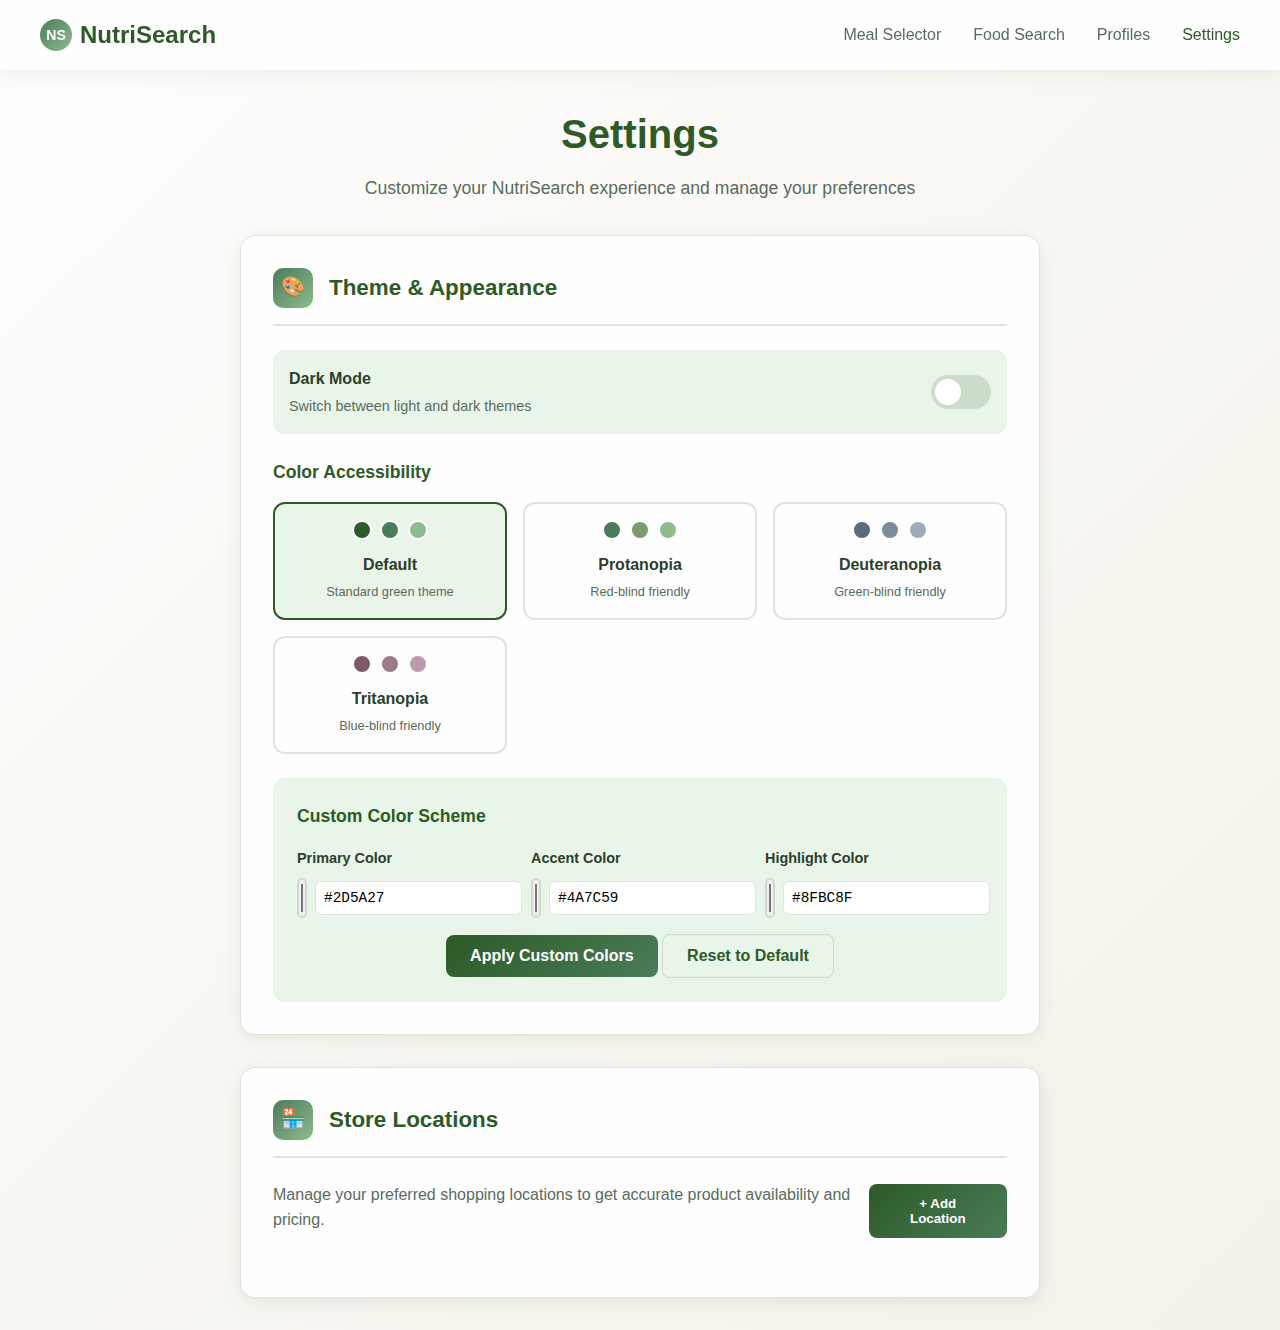
<file: Archive/NutriSearch-v2/settings.html>
<!DOCTYPE html>
<html lang="en">
<head>
    <meta charset="UTF-8">
    <meta name="viewport" content="width=device-width, initial-scale=1.0">
    <title>Settings - NutriSearch</title>
    <style>
        * {
            margin: 0;
            padding: 0;
            box-sizing: border-box;
        }

        :root {
            --primary-green: #2D5A27;
            --accent-green: #4A7C59;
            --light-green: #E8F5E8;
            --soft-earth: #F5F1E8;
            --warm-white: #FEFEFE;
            --text-dark: #2C3E2D;
            --text-medium: #5A6B5D;
            --text-light: #8A9B8D;
            --kiwi-green: #8FBC8F;
            --shadow-soft: rgba(45, 90, 39, 0.1);
            --border-light: rgba(45, 90, 39, 0.15);
            --success: #27ae60;
            --warning: #e67e22;
            --danger: #e74c3c;
        }

        /* Dark Mode Variables */
        [data-theme="dark"] {
            --primary-green: #4A7C59;
            --accent-green: #6B8E5A;
            --light-green: #2C3E2D;
            --soft-earth: #1F2A20;
            --warm-white: #1A1A1A;
            --text-dark: #E8F5E8;
            --text-medium: #B8C8B8;
            --text-light: #8A9B8D;
            --kiwi-green: #7AA87A;
            --shadow-soft: rgba(0, 0, 0, 0.3);
            --border-light: rgba(116, 160, 116, 0.2);
        }

        /* Color Blind Friendly Palettes */
        [data-theme="protanopia"] {
            --primary-green: #4A7C59;
            --accent-green: #7A9B6A;
            --kiwi-green: #8FBC8F;
            --success: #4A90E2;
            --warning: #F5A623;
            --danger: #D0021B;
        }

        [data-theme="deuteranopia"] {
            --primary-green: #5A6B7C;
            --accent-green: #7A8B9C;
            --kiwi-green: #9CACBC;
            --success: #4A90E2;
            --warning: #F5A623;
            --danger: #D0021B;
        }

        [data-theme="tritanopia"] {
            --primary-green: #7C5A6B;
            --accent-green: #9C7A8B;
            --kiwi-green: #BC9CAC;
            --success: #50C878;
            --warning: #FF6347;
            --danger: #DC143C;
        }

        body {
            font-family: -apple-system, BlinkMacSystemFont, 'Segoe UI', Roboto, Oxygen, Ubuntu, Cantarell, sans-serif;
            line-height: 1.6;
            color: var(--text-dark);
            background: linear-gradient(135deg, var(--warm-white) 0%, var(--soft-earth) 100%);
            min-height: 100vh;
            transition: all 0.3s ease;
        }

        .container {
            max-width: 1200px;
            margin: 0 auto;
            padding: 0 20px;
        }

        /* Header */
        .header {
            background: var(--warm-white);
            box-shadow: 0 2px 20px var(--shadow-soft);
            position: sticky;
            top: 0;
            z-index: 100;
            transition: all 0.3s ease;
        }

        .nav {
            display: flex;
            justify-content: space-between;
            align-items: center;
            padding: 1rem 0;
        }

        .logo {
            display: flex;
            align-items: center;
            gap: 0.5rem;
            font-size: 1.5rem;
            font-weight: 700;
            color: var(--primary-green);
        }

        .logo-icon {
            width: 32px;
            height: 32px;
            background: linear-gradient(135deg, var(--accent-green), var(--kiwi-green));
            border-radius: 50%;
            display: flex;
            align-items: center;
            justify-content: center;
            color: white;
            font-weight: bold;
            font-size: 14px;
        }

        .nav-links {
            display: flex;
            list-style: none;
            gap: 2rem;
        }

        .nav-links a {
            text-decoration: none;
            color: var(--text-medium);
            font-weight: 500;
            transition: color 0.3s ease;
        }

        .nav-links a:hover, .nav-links a.active {
            color: var(--primary-green);
        }

        /* Main Content */
        .main-content {
            padding: 2rem 0;
        }

        .page-header {
            text-align: center;
            margin-bottom: 2rem;
        }

        .page-header h1 {
            font-size: 2.5rem;
            color: var(--primary-green);
            margin-bottom: 0.5rem;
            font-weight: 700;
        }

        .page-header p {
            color: var(--text-medium);
            font-size: 1.1rem;
        }

        /* Settings Layout */
        .settings-layout {
            display: grid;
            gap: 2rem;
            max-width: 800px;
            margin: 0 auto;
        }

        .settings-section {
            background: var(--warm-white);
            border-radius: 15px;
            padding: 2rem;
            box-shadow: 0 4px 20px var(--shadow-soft);
            border: 1px solid var(--border-light);
            transition: all 0.3s ease;
        }

        .section-header {
            display: flex;
            align-items: center;
            gap: 1rem;
            margin-bottom: 1.5rem;
            padding-bottom: 1rem;
            border-bottom: 2px solid var(--border-light);
        }

        .section-icon {
            width: 40px;
            height: 40px;
            background: linear-gradient(135deg, var(--accent-green), var(--kiwi-green));
            border-radius: 10px;
            display: flex;
            align-items: center;
            justify-content: center;
            color: white;
            font-weight: bold;
            font-size: 1.2rem;
        }

        .section-title {
            font-size: 1.4rem;
            font-weight: 700;
            color: var(--primary-green);
        }

        /* Theme Settings */
        .theme-toggle {
            display: flex;
            align-items: center;
            justify-content: space-between;
            padding: 1rem;
            background: var(--light-green);
            border-radius: 12px;
            margin-bottom: 1.5rem;
        }

        .toggle-info {
            display: flex;
            flex-direction: column;
        }

        .toggle-title {
            font-weight: 600;
            color: var(--text-dark);
            margin-bottom: 0.25rem;
        }

        .toggle-description {
            font-size: 0.9rem;
            color: var(--text-medium);
        }

        .switch {
            position: relative;
            display: inline-block;
            width: 60px;
            height: 34px;
        }

        .switch input {
            opacity: 0;
            width: 0;
            height: 0;
        }

        .slider {
            position: absolute;
            cursor: pointer;
            top: 0;
            left: 0;
            right: 0;
            bottom: 0;
            background-color: var(--border-light);
            transition: .4s;
            border-radius: 34px;
        }

        .slider:before {
            position: absolute;
            content: "";
            height: 26px;
            width: 26px;
            left: 4px;
            bottom: 4px;
            background-color: white;
            transition: .4s;
            border-radius: 50%;
        }

        input:checked + .slider {
            background-color: var(--accent-green);
        }

        input:checked + .slider:before {
            transform: translateX(26px);
        }

        /* Color Scheme Options */
        .color-schemes {
            display: grid;
            grid-template-columns: repeat(auto-fit, minmax(200px, 1fr));
            gap: 1rem;
            margin-bottom: 1.5rem;
        }

        .color-scheme {
            border: 2px solid var(--border-light);
            border-radius: 12px;
            padding: 1rem;
            cursor: pointer;
            transition: all 0.3s ease;
            text-align: center;
        }

        .color-scheme:hover {
            border-color: var(--accent-green);
            transform: translateY(-2px);
        }

        .color-scheme.active {
            border-color: var(--primary-green);
            background: var(--light-green);
        }

        .scheme-preview {
            display: flex;
            justify-content: center;
            gap: 0.5rem;
            margin-bottom: 0.75rem;
        }

        .color-dot {
            width: 20px;
            height: 20px;
            border-radius: 50%;
            border: 2px solid var(--warm-white);
        }

        .scheme-name {
            font-weight: 600;
            color: var(--text-dark);
            margin-bottom: 0.25rem;
        }

        .scheme-description {
            font-size: 0.8rem;
            color: var(--text-medium);
        }

        /* Custom Color Picker */
        .custom-colors {
            background: var(--light-green);
            border-radius: 12px;
            padding: 1.5rem;
        }

        .custom-colors h4 {
            color: var(--primary-green);
            margin-bottom: 1rem;
            font-size: 1.1rem;
        }

        .color-inputs {
            display: grid;
            grid-template-columns: repeat(auto-fit, minmax(200px, 1fr));
            gap: 1rem;
        }

        .color-input-group {
            display: flex;
            flex-direction: column;
        }

        .color-input-group label {
            font-weight: 600;
            color: var(--text-dark);
            margin-bottom: 0.5rem;
            font-size: 0.9rem;
        }

        .color-input-wrapper {
            display: flex;
            align-items: center;
            gap: 0.5rem;
        }

        .color-input {
            width: 50px;
            height: 40px;
            border: 2px solid var(--border-light);
            border-radius: 8px;
            cursor: pointer;
        }

        .color-text {
            flex: 1;
            padding: 0.5rem;
            border: 1px solid var(--border-light);
            border-radius: 6px;
            font-family: monospace;
            font-size: 0.9rem;
        }

        /* Store Locations */
        .locations-header {
            display: flex;
            justify-content: space-between;
            align-items: center;
            margin-bottom: 1.5rem;
        }

        .add-location-btn {
            background: linear-gradient(135deg, var(--primary-green), var(--accent-green));
            color: white;
            border: none;
            border-radius: 8px;
            padding: 0.75rem 1.5rem;
            font-weight: 600;
            cursor: pointer;
            transition: all 0.3s ease;
        }

        .add-location-btn:hover {
            transform: translateY(-2px);
            box-shadow: 0 4px 15px var(--shadow-soft);
        }

        .locations-list {
            display: grid;
            gap: 1rem;
        }

        .location-item {
            background: var(--light-green);
            border: 1px solid var(--border-light);
            border-radius: 12px;
            padding: 1.5rem;
            transition: all 0.3s ease;
        }

        .location-item:hover {
            border-color: var(--accent-green);
            transform: translateX(5px);
        }

        .location-header {
            display: flex;
            justify-content: space-between;
            align-items: flex-start;
            margin-bottom: 1rem;
        }

        .location-info {
            flex: 1;
        }

        .location-name {
            font-size: 1.2rem;
            font-weight: 700;
            color: var(--primary-green);
            margin-bottom: 0.25rem;
        }

        .location-address {
            color: var(--text-medium);
            font-size: 0.9rem;
            margin-bottom: 0.5rem;
        }

        .location-chain {
            display: inline-block;
            background: var(--accent-green);
            color: white;
            padding: 0.25rem 0.75rem;
            border-radius: 15px;
            font-size: 0.8rem;
            font-weight: 600;
        }

        .location-actions {
            display: flex;
            gap: 0.5rem;
        }

        .action-btn {
            background: var(--warm-white);
            border: 1px solid var(--border-light);
            border-radius: 6px;
            padding: 0.5rem;
            cursor: pointer;
            transition: all 0.3s ease;
            font-size: 0.9rem;
        }

        .action-btn:hover {
            background: var(--accent-green);
            color: white;
            border-color: var(--accent-green);
        }

        .action-btn.delete {
            color: var(--danger);
        }

        .action-btn.delete:hover {
            background: var(--danger);
            border-color: var(--danger);
        }

        .location-stats {
            display: flex;
            gap: 2rem;
            font-size: 0.9rem;
            color: var(--text-medium);
        }

        .stat {
            display: flex;
            align-items: center;
            gap: 0.25rem;
        }

        /* Modal */
        .modal {
            display: none;
            position: fixed;
            top: 0;
            left: 0;
            width: 100%;
            height: 100%;
            background: rgba(0, 0, 0, 0.5);
            z-index: 1000;
            align-items: center;
            justify-content: center;
        }

        .modal.active {
            display: flex;
        }

        .modal-content {
            background: var(--warm-white);
            border-radius: 15px;
            padding: 2rem;
            max-width: 500px;
            width: 90%;
            max-height: 80vh;
            overflow-y: auto;
        }

        .modal-header {
            display: flex;
            justify-content: space-between;
            align-items: center;
            margin-bottom: 1.5rem;
        }

        .modal-title {
            color: var(--primary-green);
            font-size: 1.5rem;
            font-weight: 700;
        }

        .close-btn {
            background: none;
            border: none;
            font-size: 1.5rem;
            cursor: pointer;
            color: var(--text-medium);
            padding: 0.25rem;
        }

        .close-btn:hover {
            color: var(--primary-green);
        }

        .form-group {
            margin-bottom: 1.5rem;
        }

        .form-group label {
            display: block;
            font-weight: 600;
            color: var(--text-dark);
            margin-bottom: 0.5rem;
        }

        .form-group input,
        .form-group select {
            width: 100%;
            padding: 0.75rem;
            border: 2px solid var(--border-light);
            border-radius: 8px;
            font-size: 1rem;
            transition: border-color 0.3s ease;
        }

        .form-group input:focus,
        .form-group select:focus {
            outline: none;
            border-color: var(--accent-green);
        }

        .modal-actions {
            display: flex;
            gap: 1rem;
            justify-content: flex-end;
        }

        .btn {
            padding: 0.75rem 1.5rem;
            border: none;
            border-radius: 8px;
            font-weight: 600;
            cursor: pointer;
            transition: all 0.3s ease;
            font-size: 1rem;
        }

        .btn-primary {
            background: linear-gradient(135deg, var(--primary-green), var(--accent-green));
            color: white;
        }

        .btn-primary:hover {
            transform: translateY(-2px);
            box-shadow: 0 4px 15px var(--shadow-soft);
        }

        .btn-secondary {
            background: var(--light-green);
            color: var(--primary-green);
            border: 1px solid var(--border-light);
        }

        .btn-secondary:hover {
            background: var(--accent-green);
            color: white;
        }

        /* Success Message */
        .success-message {
            position: fixed;
            top: 2rem;
            right: 2rem;
            background: var(--success);
            color: white;
            padding: 1rem 1.5rem;
            border-radius: 8px;
            display: none;
            align-items: center;
            gap: 0.5rem;
            z-index: 1001;
            box-shadow: 0 4px 20px rgba(39, 174, 96, 0.3);
        }

        .success-message.show {
            display: flex;
            animation: slideInRight 0.3s ease-out;
        }

        @keyframes slideInRight {
            from {
                transform: translateX(100%);
                opacity: 0;
            }
            to {
                transform: translateX(0);
                opacity: 1;
            }
        }

        /* Responsive Design */
        @media (max-width: 768px) {
            .color-schemes {
                grid-template-columns: 1fr;
            }
            
            .color-inputs {
                grid-template-columns: 1fr;
            }
            
            .locations-header {
                flex-direction: column;
                align-items: flex-start;
                gap: 1rem;
            }
            
            .location-header {
                flex-direction: column;
                align-items: flex-start;
                gap: 1rem;
            }
            
            .location-actions {
                width: 100%;
                justify-content: flex-end;
            }
            
            .nav-links {
                display: none;
            }
        }
    </style>
</head>
<body>
    <header class="header">
        <nav class="nav container">
            <div class="logo">
                <div class="logo-icon">NS</div>
                NutriSearch
            </div>
            <ul class="nav-links">
                <li><a href="#">Meal Selector</a></li>
                <li><a href="#">Food Search</a></li>
                <li><a href="#">Profiles</a></li>
                <li><a href="#" class="active">Settings</a></li>
            </ul>
        </nav>
    </header>

    <main class="main-content">
        <div class="container">
            <div class="page-header">
                <h1>Settings</h1>
                <p>Customize your NutriSearch experience and manage your preferences</p>
            </div>

            <div class="settings-layout">
                <!-- Theme & Appearance -->
                <div class="settings-section">
                    <div class="section-header">
                        <div class="section-icon">🎨</div>
                        <h2 class="section-title">Theme & Appearance</h2>
                    </div>

                    <div class="theme-toggle">
                        <div class="toggle-info">
                            <div class="toggle-title">Dark Mode</div>
                            <div class="toggle-description">Switch between light and dark themes</div>
                        </div>
                        <label class="switch">
                            <input type="checkbox" id="darkModeToggle" onchange="toggleDarkMode()">
                            <span class="slider"></span>
                        </label>
                    </div>

                    <h3 style="color: var(--primary-green); margin-bottom: 1rem; font-size: 1.1rem;">Color Accessibility</h3>
                    <div class="color-schemes">
                        <div class="color-scheme active" data-scheme="default" onclick="selectColorScheme('default')">
                            <div class="scheme-preview">
                                <div class="color-dot" style="background: #2D5A27;"></div>
                                <div class="color-dot" style="background: #4A7C59;"></div>
                                <div class="color-dot" style="background: #8FBC8F;"></div>
                            </div>
                            <div class="scheme-name">Default</div>
                            <div class="scheme-description">Standard green theme</div>
                        </div>

                        <div class="color-scheme" data-scheme="protanopia" onclick="selectColorScheme('protanopia')">
                            <div class="scheme-preview">
                                <div class="color-dot" style="background: #4A7C59;"></div>
                                <div class="color-dot" style="background: #7A9B6A;"></div>
                                <div class="color-dot" style="background: #8FBC8F;"></div>
                            </div>
                            <div class="scheme-name">Protanopia</div>
                            <div class="scheme-description">Red-blind friendly</div>
                        </div>

                        <div class="color-scheme" data-scheme="deuteranopia" onclick="selectColorScheme('deuteranopia')">
                            <div class="scheme-preview">
                                <div class="color-dot" style="background: #5A6B7C;"></div>
                                <div class="color-dot" style="background: #7A8B9C;"></div>
                                <div class="color-dot" style="background: #9CACBC;"></div>
                            </div>
                            <div class="scheme-name">Deuteranopia</div>
                            <div class="scheme-description">Green-blind friendly</div>
                        </div>

                        <div class="color-scheme" data-scheme="tritanopia" onclick="selectColorScheme('tritanopia')">
                            <div class="scheme-preview">
                                <div class="color-dot" style="background: #7C5A6B;"></div>
                                <div class="color-dot" style="background: #9C7A8B;"></div>
                                <div class="color-dot" style="background: #BC9CAC;"></div>
                            </div>
                            <div class="scheme-name">Tritanopia</div>
                            <div class="scheme-description">Blue-blind friendly</div>
                        </div>
                    </div>

                    <div class="custom-colors">
                        <h4>Custom Color Scheme</h4>
                        <div class="color-inputs">
                            <div class="color-input-group">
                                <label>Primary Color</label>
                                <div class="color-input-wrapper">
                                    <input type="color" class="color-input" id="primaryColor" value="#2D5A27" onchange="updateCustomColor('primary', this.value)">
                                    <input type="text" class="color-text" id="primaryColorText" value="#2D5A27" onchange="updateCustomColorFromText('primary', this.value)">
                                </div>
                            </div>
                            <div class="color-input-group">
                                <label>Accent Color</label>
                                <div class="color-input-wrapper">
                                    <input type="color" class="color-input" id="accentColor" value="#4A7C59" onchange="updateCustomColor('accent', this.value)">
                                    <input type="text" class="color-text" id="accentColorText" value="#4A7C59" onchange="updateCustomColorFromText('accent', this.value)">
                                </div>
                            </div>
                            <div class="color-input-group">
                                <label>Highlight Color</label>
                                <div class="color-input-wrapper">
                                    <input type="color" class="color-input" id="highlightColor" value="#8FBC8F" onchange="updateCustomColor('highlight', this.value)">
                                    <input type="text" class="color-text" id="highlightColorText" value="#8FBC8F" onchange="updateCustomColorFromText('highlight', this.value)">
                                </div>
                            </div>
                        </div>
                        <div style="margin-top: 1rem; text-align: center;">
                            <button class="btn btn-primary" onclick="applyCustomColors()">Apply Custom Colors</button>
                            <button class="btn btn-secondary" onclick="resetCustomColors()">Reset to Default</button>
                        </div>
                    </div>
                </div>

                <!-- Store Locations -->
                <div class="settings-section">
                    <div class="section-header">
                        <div class="section-icon">🏪</div>
                        <h2 class="section-title">Store Locations</h2>
                    </div>

                    <div class="locations-header">
                        <div>
                            <p style="color: var(--text-medium); margin-bottom: 0.5rem;">Manage your preferred shopping locations to get accurate product availability and pricing.</p>
                        </div>
                        <button class="add-location-btn" onclick="openAddLocationModal()">+ Add Location</button>
                    </div>

                    <div class="locations-list" id="locationsList">
                        <!-- Locations will be populated by JavaScript -->
                    </div>
                </div>
            </div>
        </div>
    </main>

    <!-- Add Location Modal -->
    <div class="modal" id="locationModal">
        <div class="modal-content">
            <div class="modal-header">
                <h3 class="modal-title">Add Store Location</h3>
                <button class="close-btn" onclick="closeLocationModal()">&times;</button>
            </div>
            <form id="locationForm">
                <div class="form-group">
                    <label for="storeName">Store Name</label>
                    <input type="text" id="storeName" placeholder="e.g., Countdown Queen Street" required>
                </div>
                <div class="form-group">
                    <label for="storeChain">Store Chain</label>
                    <select id="storeChain" required>
                        <option value="">Select chain...</option>
                        <option value="countdown">Countdown</option>
                        <option value="newworld">New World</option>
                        <option value="paknsave">Pak'nSave</option>
                        <option value="four-square">Four Square</option>
                        <option value="fresh-choice">FreshChoice</option>
                    </select>
                </div>
                <div class="form-group">
                    <label for="storeAddress">Address</label>
                    <input type="text" id="storeAddress" placeholder="e.g., 123 Queen Street, Auckland 1010" required>
                </div>
                <div class="form-group">
                    <label for="storeDistance">Distance from you (km)</label>
                    <input type="number" id="storeDistance" placeholder="e.g., 2.5" step="0.1" min="0">
                </div>
                <div class="modal-actions">
                    <button type="button" class="btn btn-secondary" onclick="closeLocationModal()">Cancel</button>
                    <button type="submit" class="btn btn-primary">Add Location</button>
                </div>
            </form>
        </div>
    </div>

    <!-- Success Message -->
    <div class="success-message" id="successMessage">
        <span>✓</span>
        <span id="successText">Settings saved successfully!</span>
    </div>

    <script>
        // Sample store locations
        let storeLocations = [
            {
                id: 1,
                name: "Countdown Queen Street",
                chain: "countdown",
                address: "123 Queen Street, Auckland 1010",
                distance: 1.2,
                products: 1247,
                lastUpdated: "2 hours ago"
            },
            {
                id: 2,
                name: "New World Victoria Park",
                chain: "newworld",
                address: "8 Wellesley Street West, Auckland 1010",
                distance: 0.8,
                products: 892,
                lastUpdated: "4 hours ago"
            },
            {
                id: 3,
                name: "Pak'nSave Sylvia Park",
                chain: "paknsave",
                address: "286 Mount Wellington Highway, Auckland 1060",
                distance: 5.3,
                products: 1563,
                lastUpdated: "1 hour ago"
            }
        ];

        // Settings state
        let currentTheme = 'light';
        let currentColorScheme = 'default';
        let customColors = {
            primary: '#2D5A27',
            accent: '#4A7C59',
            highlight: '#8FBC8F'
        };

        // Initialize
        document.addEventListener('DOMContentLoaded', function() {
            loadSettings();
            renderStoreLocations();
            setupLocationForm();
        });

        // Settings Management
        function loadSettings() {
            // Load theme preference
            const savedTheme = localStorage.getItem('nutrisearch-theme') || 'light';
            const savedColorScheme = localStorage.getItem('nutrisearch-color-scheme') || 'default';
            const savedCustomColors = localStorage.getItem('nutrisearch-custom-colors');
            
            currentTheme = savedTheme;
            currentColorScheme = savedColorScheme;
            
            if (savedCustomColors) {
                customColors = JSON.parse(savedCustomColors);
                updateCustomColorInputs();
            }
            
            // Apply theme
            if (currentTheme === 'dark') {
                document.body.setAttribute('data-theme', 'dark');
                document.getElementById('darkModeToggle').checked = true;
            }
            
            // Apply color scheme
            if (currentColorScheme !== 'default') {
                document.body.setAttribute('data-theme', currentColorScheme);
            }
            
            // Update UI
            updateColorSchemeSelection();
        }

        function saveSettings() {
            localStorage.setItem('nutrisearch-theme', currentTheme);
            localStorage.setItem('nutrisearch-color-scheme', currentColorScheme);
            localStorage.setItem('nutrisearch-custom-colors', JSON.stringify(customColors));
            showSuccessMessage('Settings saved successfully!');
        }

        // Theme Functions
        function toggleDarkMode() {
            const darkModeToggle = document.getElementById('darkModeToggle');
            currentTheme = darkModeToggle.checked ? 'dark' : 'light';
            
            if (currentColorScheme === 'default') {
                document.body.setAttribute('data-theme', currentTheme);
            }
            
            saveSettings();
        }

        function selectColorScheme(scheme) {
            currentColorScheme = scheme;
            
            // Update UI
            document.querySelectorAll('.color-scheme').forEach(el => {
                el.classList.remove('active');
            });
            document.querySelector(`[data-scheme="${scheme}"]`).classList.add('active');
            
            // Apply theme
            if (scheme === 'default') {
                document.body.setAttribute('data-theme', currentTheme);
            } else {
                document.body.setAttribute('data-theme', scheme);
            }
            
            saveSettings();
        }

        function updateColorSchemeSelection() {
            document.querySelectorAll('.color-scheme').forEach(el => {
                el.classList.remove('active');
            });
            document.querySelector(`[data-scheme="${currentColorScheme}"]`).classList.add('active');
        }

        // Custom Color Functions
        function updateCustomColor(type, value) {
            customColors[type] = value;
            document.getElementById(`${type}ColorText`).value = value;
        }

        function updateCustomColorFromText(type, value) {
            if (isValidColor(value)) {
                customColors[type] = value;
                document.getElementById(`${type}Color`).value = value;
            }
        }

        function updateCustomColorInputs() {
            document.getElementById('primaryColor').value = customColors.primary;
            document.getElementById('primaryColorText').value = customColors.primary;
            document.getElementById('accentColor').value = customColors.accent;
            document.getElementById('accentColorText').value = customColors.accent;
            document.getElementById('highlightColor').value = customColors.highlight;
            document.getElementById('highlightColorText').value = customColors.highlight;
        }

        function applyCustomColors() {
            // Apply custom colors to CSS variables
            document.documentElement.style.setProperty('--primary-green', customColors.primary);
            document.documentElement.style.setProperty('--accent-green', customColors.accent);
            document.documentElement.style.setProperty('--kiwi-green', customColors.highlight);
            
            currentColorScheme = 'custom';
            saveSettings();
            showSuccessMessage('Custom colors applied successfully!');
        }

        function resetCustomColors() {
            customColors = {
                primary: '#2D5A27',
                accent: '#4A7C59',
                highlight: '#8FBC8F'
            };
            
            updateCustomColorInputs();
            
            // Reset CSS variables
            document.documentElement.style.removeProperty('--primary-green');
            document.documentElement.style.removeProperty('--accent-green');
            document.documentElement.style.removeProperty('--kiwi-green');
            
            currentColorScheme = 'default';
            selectColorScheme('default');
            showSuccessMessage('Colors reset to default!');
        }

        function isValidColor(color) {
            const style = new Option().style;
            style.color = color;
            return style.color !== '';
        }

        // Store Location Functions
        function renderStoreLocations() {
            const locationsList = document.getElementById('locationsList');
            
            if (storeLocations.length === 0) {
                locationsList.innerHTML = `
                    <div style="text-align: center; color: var(--text-light); padding: 3rem;">
                        <h3 style="margin-bottom: 1rem;">No store locations added yet</h3>
                        <p>Add your preferred shopping locations to get accurate product availability and pricing.</p>
                    </div>
                `;
                return;
            }
            
            locationsList.innerHTML = storeLocations.map(location => `
                <div class="location-item">
                    <div class="location-header">
                        <div class="location-info">
                            <div class="location-name">${location.name}</div>
                            <div class="location-address">${location.address}</div>
                            <div class="location-chain">${formatChainName(location.chain)}</div>
                        </div>
                        <div class="location-actions">
                            <button class="action-btn" onclick="editLocation(${location.id})" title="Edit">✎</button>
                            <button class="action-btn delete" onclick="deleteLocation(${location.id})" title="Delete">×</button>
                        </div>
                    </div>
                    <div class="location-stats">
                        <div class="stat">
                            <span>📍</span>
                            <span>${location.distance}km away</span>
                        </div>
                        <div class="stat">
                            <span>📦</span>
                            <span>${location.products} products</span>
                        </div>
                        <div class="stat">
                            <span>🕒</span>
                            <span>Updated ${location.lastUpdated}</span>
                        </div>
                    </div>
                </div>
            `).join('');
        }

        function formatChainName(chain) {
            const chainNames = {
                'countdown': 'Countdown',
                'newworld': 'New World',
                'paknsave': "Pak'nSave",
                'four-square': 'Four Square',
                'fresh-choice': 'FreshChoice'
            };
            return chainNames[chain] || chain;
        }

        function openAddLocationModal() {
            document.getElementById('locationModal').classList.add('active');
            document.getElementById('locationForm').reset();
        }

        function closeLocationModal() {
            document.getElementById('locationModal').classList.remove('active');
        }

        function setupLocationForm() {
            document.getElementById('locationForm').addEventListener('submit', function(e) {
                e.preventDefault();
                
                const formData = new FormData(e.target);
                const newLocation = {
                    id: Date.now(),
                    name: document.getElementById('storeName').value,
                    chain: document.getElementById('storeChain').value,
                    address: document.getElementById('storeAddress').value,
                    distance: parseFloat(document.getElementById('storeDistance').value) || 0,
                    products: Math.floor(Math.random() * 1000) + 500, // Simulated
                    lastUpdated: 'Just now'
                };
                
                storeLocations.push(newLocation);
                saveStoreLocations();
                renderStoreLocations();
                closeLocationModal();
                showSuccessMessage('Store location added successfully!');
            });
        }

        function editLocation(locationId) {
            const location = storeLocations.find(loc => loc.id === locationId);
            if (!location) return;
            
            // Populate form with existing data
            document.getElementById('storeName').value = location.name;
            document.getElementById('storeChain').value = location.chain;
            document.getElementById('storeAddress').value = location.address;
            document.getElementById('storeDistance').value = location.distance;
            
            // Change modal title and setup for editing
            document.querySelector('.modal-title').textContent = 'Edit Store Location';
            document.getElementById('locationModal').classList.add('active');
            
            // Update form submission to handle editing
            const form = document.getElementById('locationForm');
            form.onsubmit = function(e) {
                e.preventDefault();
                
                location.name = document.getElementById('storeName').value;
                location.chain = document.getElementById('storeChain').value;
                location.address = document.getElementById('storeAddress').value;
                location.distance = parseFloat(document.getElementById('storeDistance').value) || 0;
                location.lastUpdated = 'Just now';
                
                saveStoreLocations();
                renderStoreLocations();
                closeLocationModal();
                showSuccessMessage('Store location updated successfully!');
                
                // Reset form handler
                setupLocationForm();
                document.querySelector('.modal-title').textContent = 'Add Store Location';
            };
        }

        function deleteLocation(locationId) {
            if (confirm('Are you sure you want to delete this store location?')) {
                storeLocations = storeLocations.filter(loc => loc.id !== locationId);
                saveStoreLocations();
                renderStoreLocations();
                showSuccessMessage('Store location deleted successfully!');
            }
        }

        function saveStoreLocations() {
            localStorage.setItem('nutrisearch-store-locations', JSON.stringify(storeLocations));
        }

        function loadStoreLocations() {
            const savedLocations = localStorage.getItem('nutrisearch-store-locations');
            if (savedLocations) {
                storeLocations = JSON.parse(savedLocations);
            }
        }

        // Success Message
        function showSuccessMessage(message) {
            const successMessage = document.getElementById('successMessage');
            const successText = document.getElementById('successText');
            
            successText.textContent = message;
            successMessage.classList.add('show');
            
            setTimeout(() => {
                successMessage.classList.remove('show');
            }, 3000);
        }

        // Modal Controls
        document.addEventListener('click', function(e) {
            if (e.target.classList.contains('modal')) {
                closeLocationModal();
            }
        });

        document.addEventListener('keydown', function(e) {
            if (e.key === 'Escape') {
                closeLocationModal();
            }
        });

        // Initialize store locations on load
        document.addEventListener('DOMContentLoaded', function() {
            loadStoreLocations();
        });

        // Export settings function (bonus feature)
        function exportSettings() {
            const settings = {
                theme: currentTheme,
                colorScheme: currentColorScheme,
                customColors: customColors,
                storeLocations: storeLocations,
                exportDate: new Date().toISOString()
            };
            
            const blob = new Blob([JSON.stringify(settings, null, 2)], { type: 'application/json' });
            const url = URL.createObjectURL(blob);
            const a = document.createElement('a');
            a.href = url;
            a.download = 'nutrisearch-settings.json';
            a.click();
            URL.revokeObjectURL(url);
            
            showSuccessMessage('Settings exported successfully!');
        }

        // Import settings function (bonus feature)
        function importSettings(event) {
            const file = event.target.files[0];
            if (!file) return;
            
            const reader = new FileReader();
            reader.onload = function(e) {
                try {
                    const settings = JSON.parse(e.target.result);
                    
                    if (settings.theme) currentTheme = settings.theme;
                    if (settings.colorScheme) currentColorScheme = settings.colorScheme;
                    if (settings.customColors) customColors = settings.customColors;
                    if (settings.storeLocations) storeLocations = settings.storeLocations;
                    
                    // Apply imported settings
                    saveSettings();
                    saveStoreLocations();
                    loadSettings();
                    renderStoreLocations();
                    
                    showSuccessMessage('Settings imported successfully!');
                } catch (error) {
                    alert('Error importing settings: Invalid file format');
                }
            };
            reader.readAsText(file);
        }
</file>
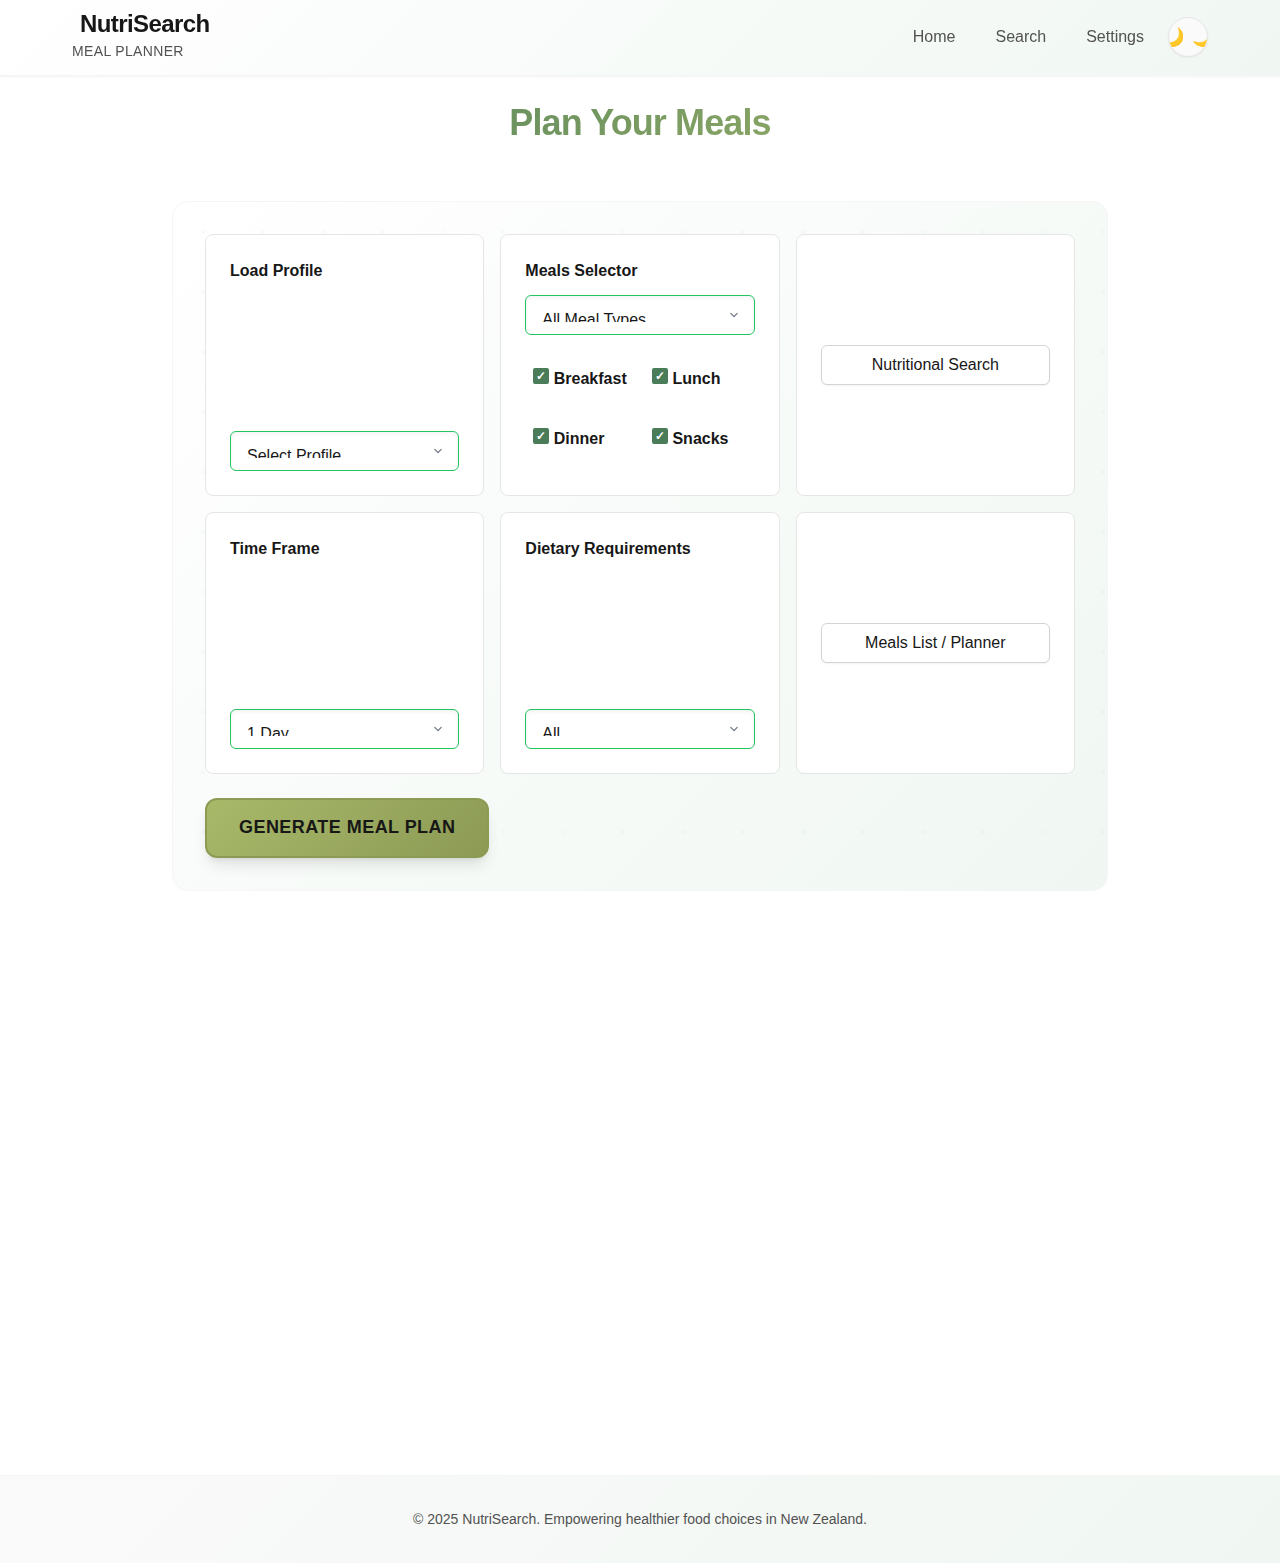
<file: Archive/NutriSearch-v1/pages/meal-planner.html>
<!DOCTYPE html>
<html lang="en">
<head>
    <meta charset="UTF-8">
    <meta name="viewport" content="width=device-width, initial-scale=1.0">
    <title>Meal Planner - NutriSearch</title>
    <meta name="description" content="Create custom meal plans based on your nutritional requirements and dietary preferences. Smart meal planning for New Zealand.">
    <meta name="keywords" content="meal planner, nutrition, diet planning, New Zealand, healthy meals, custom meal plans">
    <link rel="stylesheet" href="../css/styles.css">
    
</head>
<body>
    <header class="header">
        <div class="container">
            <div class="logo">
                <h1>NutriSearch</h1>
                <p>Meal Planner</p>
            </div>
            <div class="nav-links">
                <a href="../index.html">Home</a>
                <a href="nutritional-search.html">Search</a>
                <a href="settings.html">Settings</a>
                <button class="theme-toggle" onclick="toggleTheme()" aria-label="Toggle dark mode">🌙</button>
            </div>
        </div>
    </header>

    <main class="main-content">
        <div class="container">
            <h2>Plan Your Meals</h2>
            
            <div class="planner-controls">
                <div class="control-table">
                    <div class="control-row">
                        <div class="control-cell">
                            <label for="loadProfile">Load Profile</label>
                            <select id="loadProfile" aria-describedby="profile-help">
                                <option value="">Select Profile...</option>
                                <option value="keto">Keto</option>
                                <option value="vlcd">VLCD</option>
                                <option value="mediterranean">Mediterranean</option>
                                <option value="low-fodmap">Low FODMAP</option>
                            </select>
                            <small id="profile-help" class="sr-only">Load a saved nutritional profile to filter meals</small>
                        </div>
                        
                        <div class="control-cell">
                            <label for="mealTypeDropdown">Meals Selector</label>
                            <div class="meals-selector-container">
                                <select id="mealTypeDropdown" aria-describedby="meal-type-help">
                                    <option value="">All Meal Types</option>
                                    <option value="breakfast">Breakfast</option>
                                    <option value="lunch">Lunch</option>
                                    <option value="dinner">Dinner</option>
                                    <option value="snack">Snacks</option>
                                </select>
                                <div class="meal-checkboxes" role="group" aria-labelledby="meal-types-label">
                                    <span id="meal-types-label" class="sr-only">Select meal types to include</span>
                                    <label class="checkbox-label">
                                        <input type="checkbox" value="breakfast" checked aria-describedby="meal-type-help"> Breakfast
                                    </label>
                                    <label class="checkbox-label">
                                        <input type="checkbox" value="lunch" checked> Lunch
                                    </label>
                                    <label class="checkbox-label">
                                        <input type="checkbox" value="dinner" checked> Dinner
                                    </label>
                                    <label class="checkbox-label">
                                        <input type="checkbox" value="snack" checked> Snacks
                                    </label>
                                </div>
                                <small id="meal-type-help" class="sr-only">Check the meal types you want to include in your plan</small>
                            </div>
                        </div>
                        
                        <div class="control-cell">
                            <button class="btn-secondary full-width" onclick="showNutritionalSearchModal()" aria-describedby="nutrition-search-help">Nutritional Search</button>
                            <small id="nutrition-search-help" class="sr-only">Open advanced nutritional criteria search</small>
                        </div>
                    </div>
                    
                    <div class="control-row">
                        <div class="control-cell">
                            <label for="timeFrame">Time Frame</label>
                            <select id="timeFrame" aria-describedby="timeframe-help">
                                <option value="1-day">1 Day</option>
                                <option value="3-days">3 Days</option>
                                <option value="5-days">5 Days</option>
                                <option value="1-week">1 Week</option>
                                <option value="2-weeks">2 Weeks</option>
                                <option value="4-weeks">4 Weeks</option>
                            </select>
                            <small id="timeframe-help" class="sr-only">Select how many days to plan meals for</small>
                        </div>
                        
                        <div class="control-cell">
                            <label for="dietaryRequirements">Dietary Requirements</label>
                            <select id="dietaryRequirements" aria-describedby="dietary-help">
                                <option value="">All</option>
                                <option value="vegetarian">Vegetarian</option>
                                <option value="vegan">Vegan</option>
                                <option value="gluten-free">Gluten Free</option>
                                <option value="dairy-free">Dairy Free</option>
                                <option value="keto">Keto</option>
                                <option value="paleo">Paleo</option>
                            </select>
                            <small id="dietary-help" class="sr-only">Filter meals by dietary requirements</small>
                        </div>
                        
                        <div class="control-cell">
                            <button class="btn-secondary full-width" onclick="showMealsPlannerModal()" aria-describedby="meals-list-help">Meals List / Planner</button>
                            <small id="meals-list-help" class="sr-only">View and manage your saved meals</small>
                        </div>
                    </div>
                </div>
                
                <button class="btn-primary generate-btn" onclick="generateMeals()">Generate Meal Plan</button>
            </div>

            <div class="meals-grid" id="mealsGrid" role="region" aria-label="Generated meal suggestions">
                <!-- Meal cards will be populated by JavaScript -->
            </div>
        </div>
    </main>

    <!-- Nutritional Search Modal -->
    <div id="nutritionalSearchModal" class="modal">
        <div class="modal-content large-modal">
            <div class="modal-header">
                <h3>Nutritional Search</h3>
                <button class="close" onclick="closeNutritionalSearchModal()" aria-label="Close nutritional search modal">&times;</button>
            </div>
            <div class="modal-body">
                <div class="nutritional-search-content">
                    <div class="search-filters">
                        <div class="filter-header">
                            <h4>Nutritional Criteria</h4>
                            <button class="btn-secondary" onclick="saveAsProfile()">Save as Profile</button>
                        </div>
                        
                        <div class="nutrition-table">
                            <div class="nutrition-row">
                                <span class="nutrition-label">Calories (kcal)</span>
                                <input type="number" class="nutrition-input" placeholder="0" min="0" aria-label="Calories amount">
                                <div class="toggle-switch-container">
                                    <label class="toggle-switch">
                                        <input type="checkbox" class="toggle-input" data-nutrient="calories" aria-label="Toggle calories min/max">
                                        <span class="toggle-slider"></span>
                                    </label>
                                    <span class="toggle-text">Max</span>
                                </div>
                            </div>
                            <div class="nutrition-row">
                                <span class="nutrition-label">Protein (g)</span>
                                <input type="number" class="nutrition-input" placeholder="0" min="0" aria-label="Protein amount">
                                <div class="toggle-switch-container">
                                    <label class="toggle-switch">
                                        <input type="checkbox" class="toggle-input" data-nutrient="protein" checked aria-label="Toggle protein min/max">
                                        <span class="toggle-slider"></span>
                                    </label>
                                    <span class="toggle-text">Min</span>
                                </div>
                            </div>
                            <div class="nutrition-row">
                                <span class="nutrition-label">Carbs (g)</span>
                                <input type="number" class="nutrition-input" placeholder="0" min="0" aria-label="Carbs amount">
                                <div class="toggle-switch-container">
                                    <label class="toggle-switch">
                                        <input type="checkbox" class="toggle-input" data-nutrient="carbs" aria-label="Toggle carbs min/max">
                                        <span class="toggle-slider"></span>
                                    </label>
                                    <span class="toggle-text">Max</span>
                                </div>
                            </div>
                            <div class="nutrition-row">
                                <span class="nutrition-label">Fat (g)</span>
                                <input type="number" class="nutrition-input" placeholder="0" min="0" aria-label="Fat amount">
                                <div class="toggle-switch-container">
                                    <label class="toggle-switch">
                                        <input type="checkbox" class="toggle-input" data-nutrient="fat" aria-label="Toggle fat min/max">
                                        <span class="toggle-slider"></span>
                                    </label>
                                    <span class="toggle-text">Max</span>
                                </div>
                            </div>
                            <div class="nutrition-row">
                                <span class="nutrition-label">Sugar (g)</span>
                                <input type="number" class="nutrition-input" placeholder="0" min="0" aria-label="Sugar amount">
                                <div class="toggle-switch-container">
                                    <label class="toggle-switch">
                                        <input type="checkbox" class="toggle-input" data-nutrient="sugar" aria-label="Toggle sugar min/max">
                                        <span class="toggle-slider"></span>
                                    </label>
                                    <span class="toggle-text">Max</span>
                                </div>
                            </div>
                            <div class="nutrition-row">
                                <span class="nutrition-label">Fiber (g)</span>
                                <input type="number" class="nutrition-input" placeholder="0" min="0" aria-label="Fiber amount">
                                <div class="toggle-switch-container">
                                    <label class="toggle-switch">
                                        <input type="checkbox" class="toggle-input" data-nutrient="fiber" checked aria-label="Toggle fiber min/max">
                                        <span class="toggle-slider"></span>
                                    </label>
                                    <span class="toggle-text">Min</span>
                                </div>
                            </div>
                            <div class="nutrition-row">
                                <span class="nutrition-label">Sodium (mg)</span>
                                <input type="number" class="nutrition-input" placeholder="0" min="0" aria-label="Sodium amount">
                                <div class="toggle-switch-container">
                                    <label class="toggle-switch">
                                        <input type="checkbox" class="toggle-input" data-nutrient="sodium" aria-label="Toggle sodium min/max">
                                        <span class="toggle-slider"></span>
                                    </label>
                                    <span class="toggle-text">Max</span>
                                </div>
                            </div>
                        </div>
                        
                        <button class="btn-primary search-btn" onclick="searchNutrition()">Search</button>
                    </div>
                </div>
            </div>
        </div>
    </div>

    <!-- Meals Planner Modal -->
    <div id="mealsPlannerModal" class="modal">
        <div class="modal-content large-modal">
            <div class="modal-header">
                <h3>Saved Meals</h3>
                <button class="close" onclick="closeMealsPlannerModal()" aria-label="Close meals planner modal">&times;</button>
            </div>
            <div class="modal-body">
                <div class="planner-tabs" role="tablist">
                    <button class="tab-btn active" onclick="showPlannerTab('list')" role="tab" aria-selected="true" aria-controls="listView">List View</button>
                    <button class="tab-btn" onclick="showPlannerTab('calendar')" role="tab" aria-selected="false" aria-controls="calendarView">Calendar View</button>
                </div>
                
                <div id="listView" class="planner-view" role="tabpanel" aria-labelledby="list-tab">
                    <div class="saved-meals-list">
                        <!-- Saved meals will be populated by JavaScript -->
                    </div>
                </div>
                
                <div id="calendarView" class="planner-view" style="display: none;" role="tabpanel" aria-labelledby="calendar-tab">
                    <div class="calendar-container">
                        <div class="calendar-header">
                            <button onclick="previousWeek()" aria-label="Previous week">&lt;</button>
                            <h4 id="weekDisplay">Week of June 6, 2025</h4>
                            <button onclick="nextWeek()" aria-label="Next week">&gt;</button>
                        </div>
                        <div class="calendar-grid" role="grid" aria-label="Weekly meal calendar">
                            <!-- Calendar will be populated by JavaScript -->
                        </div>
                    </div>
                </div>
            </div>
        </div>
    </div>

    <footer class="footer">
        <div class="container">
            <p>&copy; 2025 NutriSearch. Empowering healthier food choices in New Zealand.</p>
        </div>
    </footer>

    <script src="../scripts/common.js"></script>
    <script src="../scripts/meal-planner.js"></script>
</body>
</html>
</file>
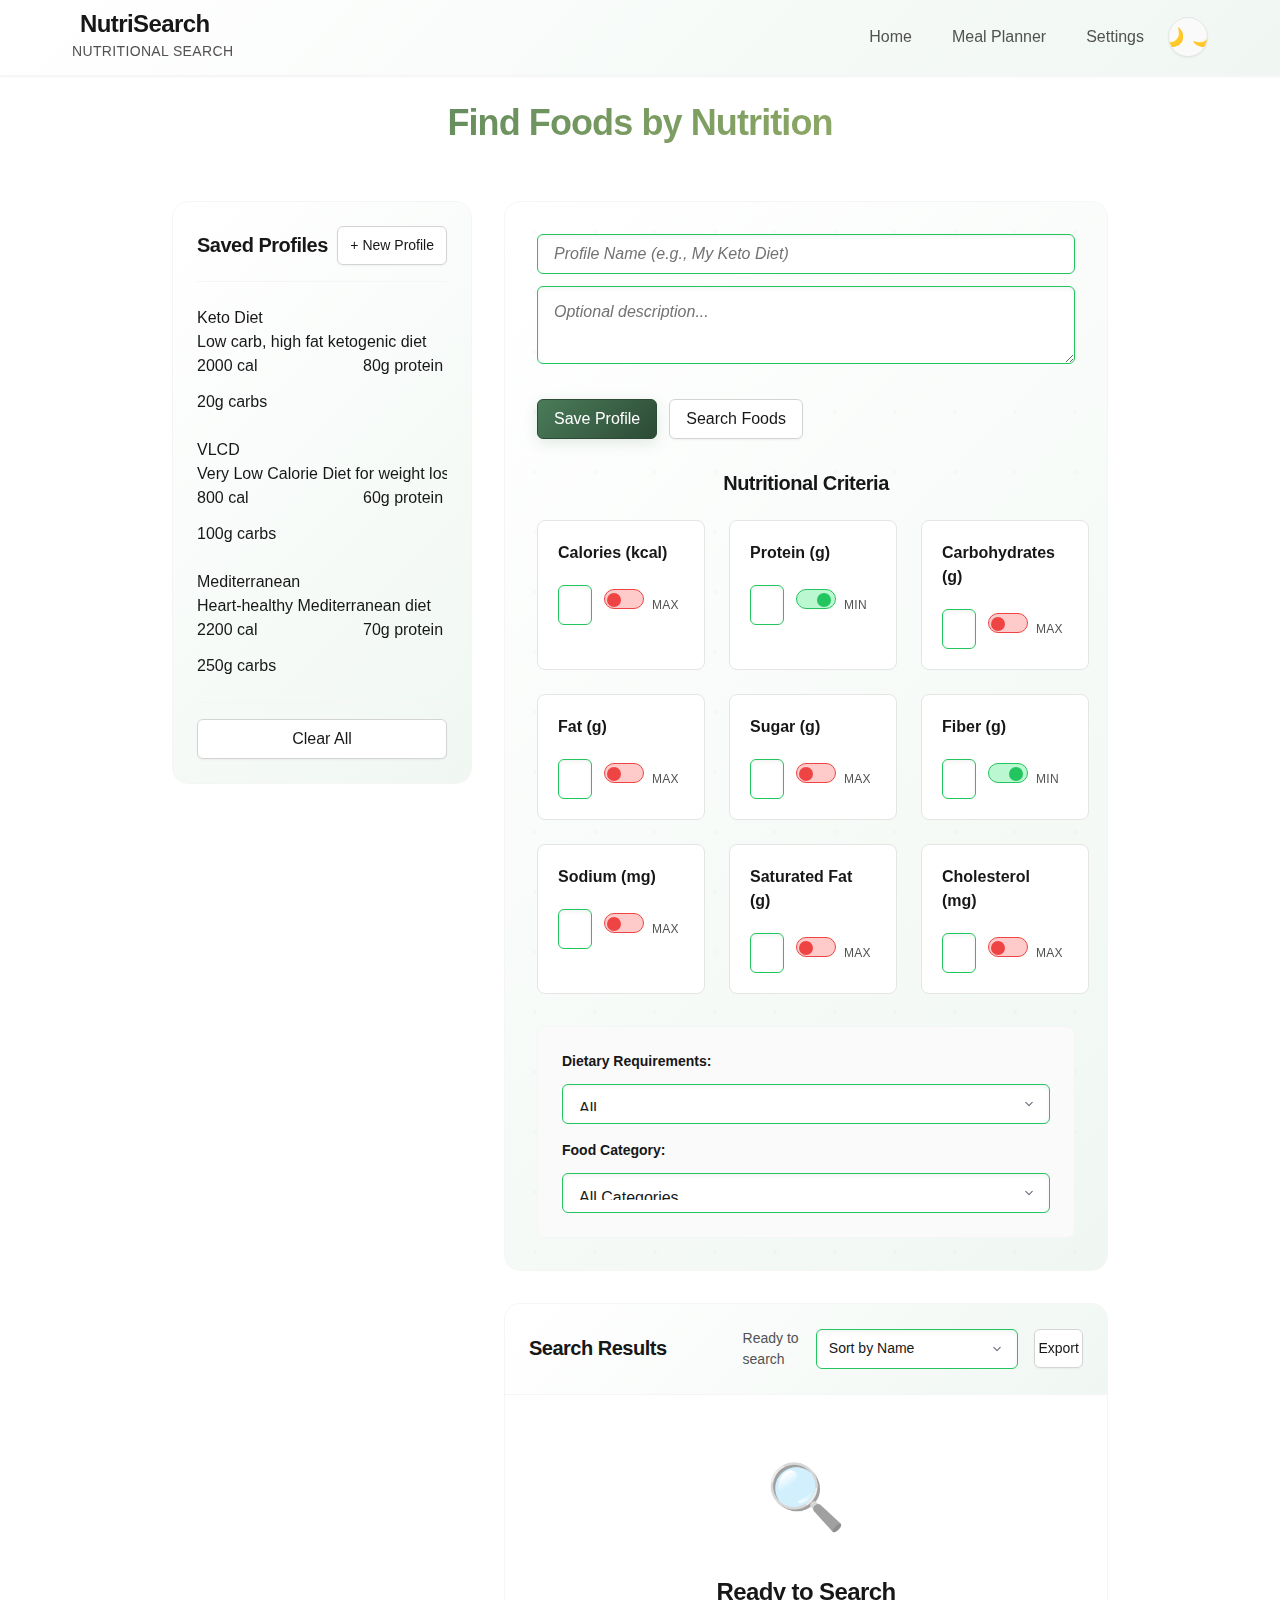
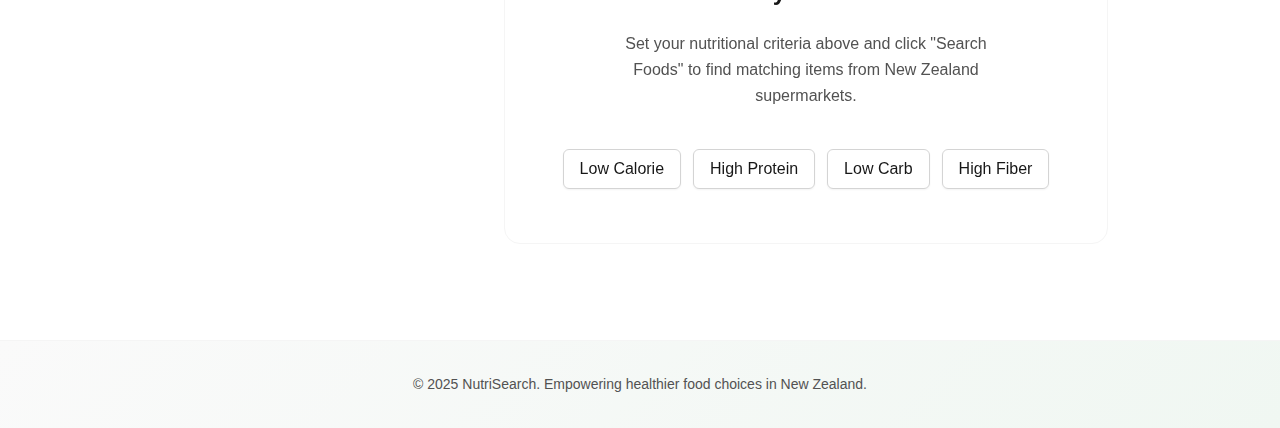
<file: Archive/NutriSearch-v1/pages/nutritional-search.html>
<!DOCTYPE html>
<html lang="en">
<head>
    <meta charset="UTF-8">
    <meta name="viewport" content="width=device-width, initial-scale=1.0">
    <title>Nutritional Search - NutriSearch</title>
    <meta name="description" content="Find foods that match your specific nutritional criteria and dietary goals. Advanced nutrition search for New Zealand supermarkets.">
    <meta name="keywords" content="nutritional search, food finder, nutrition criteria, dietary requirements, New Zealand, healthy eating">
    <link rel="stylesheet" href="../css/styles.css">
    
</head>
<body>
    <header class="header">
        <div class="container">
            <div class="logo">
                <h1>NutriSearch</h1>
                <p>Nutritional Search</p>
            </div>
            <div class="nav-links">
                <a href="../index.html">Home</a>
                <a href="meal-planner.html">Meal Planner</a>
                <a href="settings.html">Settings</a>
                <button class="theme-toggle" onclick="toggleTheme()" aria-label="Toggle dark mode">🌙</button>
            </div>
        </div>
    </header>

    <main class="main-content">
        <div class="container">
            <h2>Find Foods by Nutrition</h2>
            
            <div class="nutritional-search-layout">
                <!-- Left Sidebar: Saved Profiles -->
                <div class="profiles-sidebar">
                    <div class="sidebar-header">
                        <h3>Saved Profiles</h3>
                        <button class="btn-secondary btn-small" onclick="createNewProfile()" aria-describedby="new-profile-help">+ New Profile</button>
                        <small id="new-profile-help" class="sr-only">Create a new nutritional profile</small>
                    </div>
                    
                    <div class="profiles-list" id="profilesList" role="region" aria-label="Saved nutritional profiles">
                        <!-- Profiles will be populated by JavaScript -->
                    </div>
                    
                    <div class="sidebar-footer">
                        <div class="quick-actions">
                            <button class="btn-secondary full-width" onclick="clearCurrentProfile()" aria-describedby="clear-help">Clear All</button>
                            <small id="clear-help" class="sr-only">Clear all current nutritional criteria</small>
                        </div>
                    </div>
                </div>
                
                <!-- Main Content: Nutritional Search -->
                <div class="search-main-content">
                    <div class="profile-editor">
                        <div class="editor-header">
                            <div class="profile-info">
                                <label for="profileName" class="sr-only">Profile Name</label>
                                <input type="text" id="profileName" placeholder="Profile Name (e.g., My Keto Diet)" class="profile-name-input" aria-describedby="profile-name-help">
                                <small id="profile-name-help" class="sr-only">Enter a name for this nutritional profile</small>
                                
                                <label for="profileDescription" class="sr-only">Profile Description</label>
                                <textarea id="profileDescription" placeholder="Optional description..." class="profile-description-input" aria-describedby="profile-desc-help"></textarea>
                                <small id="profile-desc-help" class="sr-only">Add an optional description for this profile</small>
                            </div>
                            <div class="editor-actions">
                                <button class="btn-primary" onclick="saveCurrentProfile()" aria-describedby="save-profile-help">Save Profile</button>
                                <small id="save-profile-help" class="sr-only">Save the current nutritional criteria as a profile</small>
                                <button class="btn-secondary" onclick="searchWithCurrentCriteria()" aria-describedby="search-foods-help">Search Foods</button>
                                <small id="search-foods-help" class="sr-only">Find foods matching the current criteria</small>
                            </div>
                        </div>
                        
                        <div class="nutrition-editor">
                            <h4>Nutritional Criteria</h4>
                            <div class="nutrition-grid">
                                <div class="nutrition-item">
                                    <label for="calories">Calories (kcal)</label>
                                    <div class="nutrition-controls">
                                        <input type="number" id="calories" placeholder="0" class="nutrition-input" min="0" aria-describedby="calories-help">
                                        <div class="toggle-switch-container">
                                            <label class="toggle-switch">
                                                <input type="checkbox" class="toggle-input" data-nutrient="calories" aria-label="Toggle calories min/max">
                                                <span class="toggle-slider"></span>
                                            </label>
                                            <span class="toggle-text">Max</span>
                                        </div>
                                    </div>
                                    <small id="calories-help" class="sr-only">Set maximum or minimum calorie limit</small>
                                </div>
                                
                                <div class="nutrition-item">
                                    <label for="protein">Protein (g)</label>
                                    <div class="nutrition-controls">
                                        <input type="number" id="protein" placeholder="0" class="nutrition-input" min="0" aria-describedby="protein-help">
                                        <div class="toggle-switch-container">
                                            <label class="toggle-switch">
                                                <input type="checkbox" class="toggle-input" data-nutrient="protein" checked aria-label="Toggle protein min/max">
                                                <span class="toggle-slider"></span>
                                            </label>
                                            <span class="toggle-text">Min</span>
                                        </div>
                                    </div>
                                    <small id="protein-help" class="sr-only">Set minimum or maximum protein requirement</small>
                                </div>
                                
                                <div class="nutrition-item">
                                    <label for="carbs">Carbohydrates (g)</label>
                                    <div class="nutrition-controls">
                                        <input type="number" id="carbs" placeholder="0" class="nutrition-input" min="0" aria-describedby="carbs-help">
                                        <div class="toggle-switch-container">
                                            <label class="toggle-switch">
                                                <input type="checkbox" class="toggle-input" data-nutrient="carbs" aria-label="Toggle carbs min/max">
                                                <span class="toggle-slider"></span>
                                            </label>
                                            <span class="toggle-text">Max</span>
                                        </div>
                                    </div>
                                    <small id="carbs-help" class="sr-only">Set maximum or minimum carbohydrate limit</small>
                                </div>
                                
                                <div class="nutrition-item">
                                    <label for="fat">Fat (g)</label>
                                    <div class="nutrition-controls">
                                        <input type="number" id="fat" placeholder="0" class="nutrition-input" min="0" aria-describedby="fat-help">
                                        <div class="toggle-switch-container">
                                            <label class="toggle-switch">
                                                <input type="checkbox" class="toggle-input" data-nutrient="fat" aria-label="Toggle fat min/max">
                                                <span class="toggle-slider"></span>
                                            </label>
                                            <span class="toggle-text">Max</span>
                                        </div>
                                    </div>
                                    <small id="fat-help" class="sr-only">Set maximum or minimum fat limit</small>
                                </div>
                                
                                <div class="nutrition-item">
                                    <label for="sugar">Sugar (g)</label>
                                    <div class="nutrition-controls">
                                        <input type="number" id="sugar" placeholder="0" class="nutrition-input" min="0" aria-describedby="sugar-help">
                                        <div class="toggle-switch-container">
                                            <label class="toggle-switch">
                                                <input type="checkbox" class="toggle-input" data-nutrient="sugar" aria-label="Toggle sugar min/max">
                                                <span class="toggle-slider"></span>
                                            </label>
                                            <span class="toggle-text">Max</span>
                                        </div>
                                    </div>
                                    <small id="sugar-help" class="sr-only">Set maximum or minimum sugar limit</small>
                                </div>
                                
                                <div class="nutrition-item">
                                    <label for="fiber">Fiber (g)</label>
                                    <div class="nutrition-controls">
                                        <input type="number" id="fiber" placeholder="0" class="nutrition-input" min="0" aria-describedby="fiber-help">
                                        <div class="toggle-switch-container">
                                            <label class="toggle-switch">
                                                <input type="checkbox" class="toggle-input" data-nutrient="fiber" checked aria-label="Toggle fiber min/max">
                                                <span class="toggle-slider"></span>
                                            </label>
                                            <span class="toggle-text">Min</span>
                                        </div>
                                    </div>
                                    <small id="fiber-help" class="sr-only">Set minimum or maximum fiber requirement</small>
                                </div>
                                
                                <div class="nutrition-item">
                                    <label for="sodium">Sodium (mg)</label>
                                    <div class="nutrition-controls">
                                        <input type="number" id="sodium" placeholder="0" class="nutrition-input" min="0" aria-describedby="sodium-help">
                                        <div class="toggle-switch-container">
                                            <label class="toggle-switch">
                                                <input type="checkbox" class="toggle-input" data-nutrient="sodium" aria-label="Toggle sodium min/max">
                                                <span class="toggle-slider"></span>
                                            </label>
                                            <span class="toggle-text">Max</span>
                                        </div>
                                    </div>
                                    <small id="sodium-help" class="sr-only">Set maximum or minimum sodium limit</small>
                                </div>
                                
                                <div class="nutrition-item">
                                    <label for="satfat">Saturated Fat (g)</label>
                                    <div class="nutrition-controls">
                                        <input type="number" id="satfat" placeholder="0" class="nutrition-input" min="0" aria-describedby="satfat-help">
                                        <div class="toggle-switch-container">
                                            <label class="toggle-switch">
                                                <input type="checkbox" class="toggle-input" data-nutrient="satfat" aria-label="Toggle saturated fat min/max">
                                                <span class="toggle-slider"></span>
                                            </label>
                                            <span class="toggle-text">Max</span>
                                        </div>
                                    </div>
                                    <small id="satfat-help" class="sr-only">Set maximum or minimum saturated fat limit</small>
                                </div>
                                
                                <div class="nutrition-item">
                                    <label for="cholesterol">Cholesterol (mg)</label>
                                    <div class="nutrition-controls">
                                        <input type="number" id="cholesterol" placeholder="0" class="nutrition-input" min="0" aria-describedby="cholesterol-help">
                                        <div class="toggle-switch-container">
                                            <label class="toggle-switch">
                                                <input type="checkbox" class="toggle-input" data-nutrient="cholesterol" aria-label="Toggle cholesterol min/max">
                                                <span class="toggle-slider"></span>
                                            </label>
                                            <span class="toggle-text">Max</span>
                                        </div>
                                    </div>
                                    <small id="cholesterol-help" class="sr-only">Set maximum or minimum cholesterol limit</small>
                                </div>
                            </div>
                            
                            <div class="additional-filters">
                                <div class="filter-row">
                                    <div class="filter-group">
                                        <label for="dietaryFilter">Dietary Requirements:</label>
                                        <select id="dietaryFilter" aria-describedby="dietary-filter-help">
                                            <option value="">All</option>
                                            <option value="vegetarian">Vegetarian</option>
                                            <option value="vegan">Vegan</option>
                                            <option value="gluten-free">Gluten Free</option>
                                            <option value="dairy-free">Dairy Free</option>
                                            <option value="keto">Keto</option>
                                            <option value="paleo">Paleo</option>
                                        </select>
                                        <small id="dietary-filter-help" class="sr-only">Filter foods by dietary requirements</small>
                                    </div>
                                    
                                    <div class="filter-group">
                                        <label for="categoryFilter">Food Category:</label>
                                        <select id="categoryFilter" aria-describedby="category-filter-help">
                                            <option value="">All Categories</option>
                                            <option value="fruits">Fruits</option>
                                            <option value="vegetables">Vegetables</option>
                                            <option value="meat">Meat & Poultry</option>
                                            <option value="fish">Fish & Seafood</option>
                                            <option value="dairy">Dairy</option>
                                            <option value="grains">Grains & Cereals</option>
                                            <option value="nuts">Nuts & Seeds</option>
                                            <option value="beverages">Beverages</option>
                                        </select>
                                        <small id="category-filter-help" class="sr-only">Filter foods by category type</small>
                                    </div>
                                </div>
                            </div>
                        </div>
                    </div>
                    
                    <!-- Search Results Section -->
                    <div class="search-results-section">
                        <div class="results-header">
                            <h3>Search Results</h3>
                            <div class="results-controls">
                                <span id="resultsCount" aria-live="polite">Ready to search</span>
                                <label for="sortBy" class="sr-only">Sort results by</label>
                                <select id="sortBy" onchange="sortResults()" aria-describedby="sort-help">
                                    <option value="name">Sort by Name</option>
                                    <option value="calories">Sort by Calories</option>
                                    <option value="protein">Sort by Protein</option>
                                    <option value="carbs">Sort by Carbs</option>
                                </select>
                                <small id="sort-help" class="sr-only">Change how search results are sorted</small>
                                <button class="btn-secondary btn-small" onclick="exportSearchResults()" aria-describedby="export-help">Export</button>
                                <small id="export-help" class="sr-only">Export search results to CSV file</small>
                            </div>
                        </div>
                        
                        <div class="results-grid" id="resultsGrid" role="region" aria-label="Food search results" aria-live="polite">
                            <div class="search-placeholder">
                                <div class="placeholder-icon">🔍</div>
                                <h4>Ready to Search</h4>
                                <p>Set your nutritional criteria above and click "Search Foods" to find matching items from New Zealand supermarkets.</p>
                                <div class="quick-search-buttons">
                                    <button class="btn-secondary" onclick="applyQuickSearch('low-calorie')" aria-describedby="low-cal-help">Low Calorie</button>
                                    <small id="low-cal-help" class="sr-only">Search for foods under 200 calories</small>
                                    <button class="btn-secondary" onclick="applyQuickSearch('high-protein')" aria-describedby="high-protein-help">High Protein</button>
                                    <small id="high-protein-help" class="sr-only">Search for foods with high protein content</small>
                                    <button class="btn-secondary" onclick="applyQuickSearch('low-carb')" aria-describedby="low-carb-help">Low Carb</button>
                                    <small id="low-carb-help" class="sr-only">Search for foods with low carbohydrates</small>
                                    <button class="btn-secondary" onclick="applyQuickSearch('high-fiber')" aria-describedby="high-fiber-help">High Fiber</button>
                                    <small id="high-fiber-help" class="sr-only">Search for foods with high fiber content</small>
                                </div>
                            </div>
                        </div>
                    </div>
                </div>
            </div>
        </div>
    </main>

    <footer class="footer">
        <div class="container">
            <p>&copy; 2025 NutriSearch. Empowering healthier food choices in New Zealand.</p>
        </div>
    </footer>

    <script src="../scripts/common.js"></script>
    <script src="../scripts/nutritional-search.js"></script>
</body>
</html>
</file>
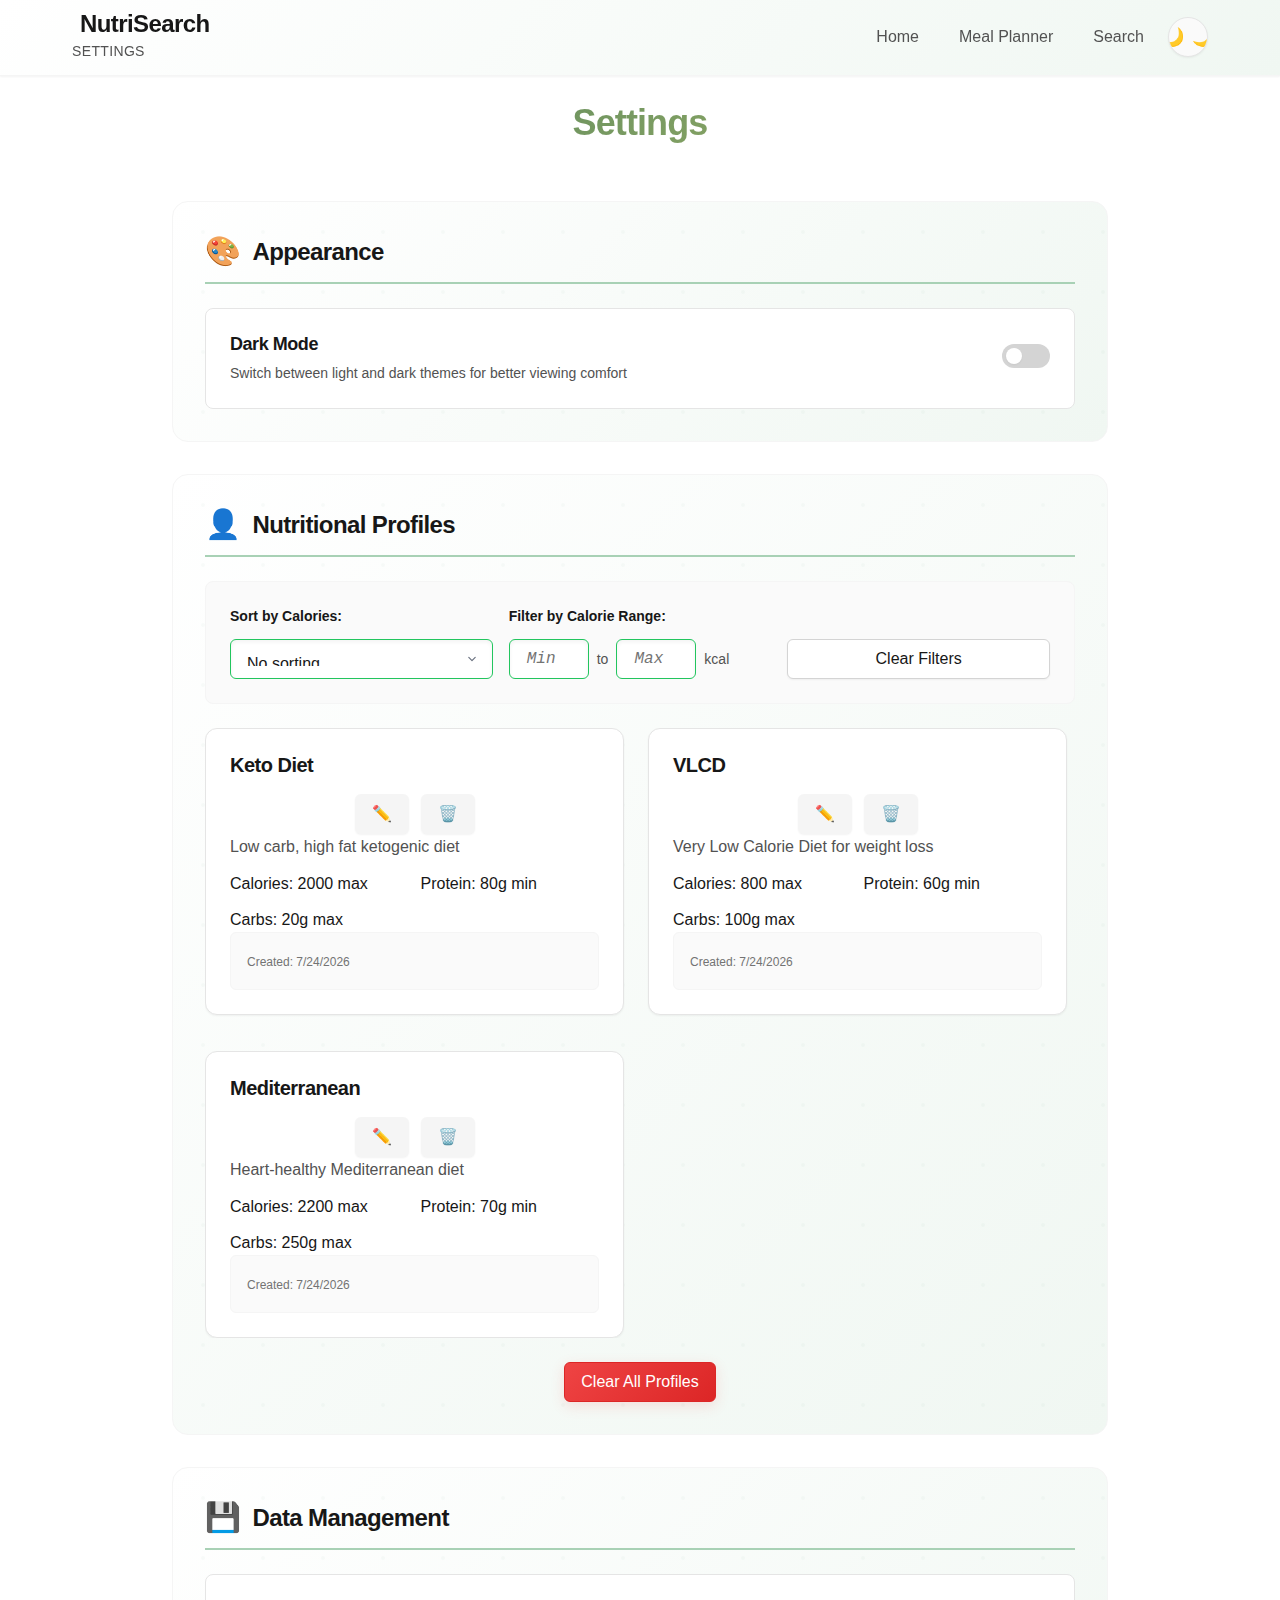
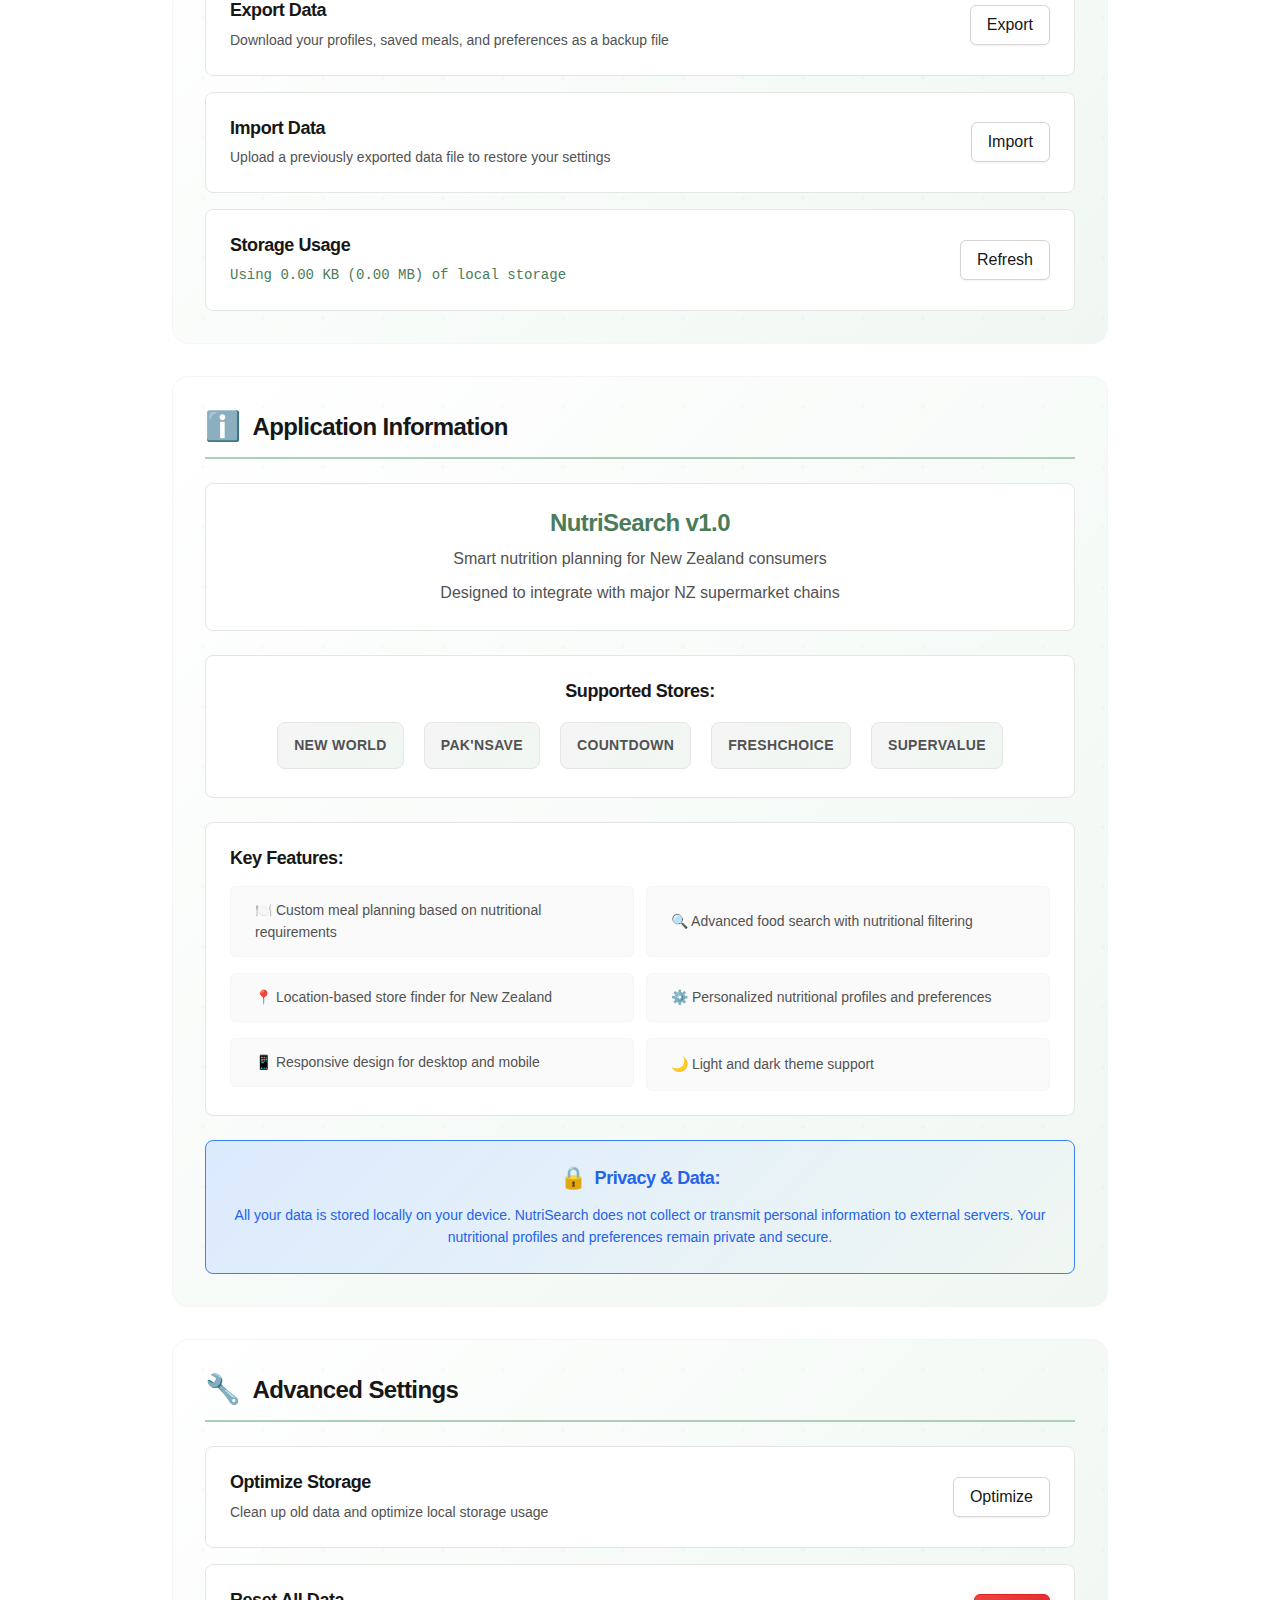
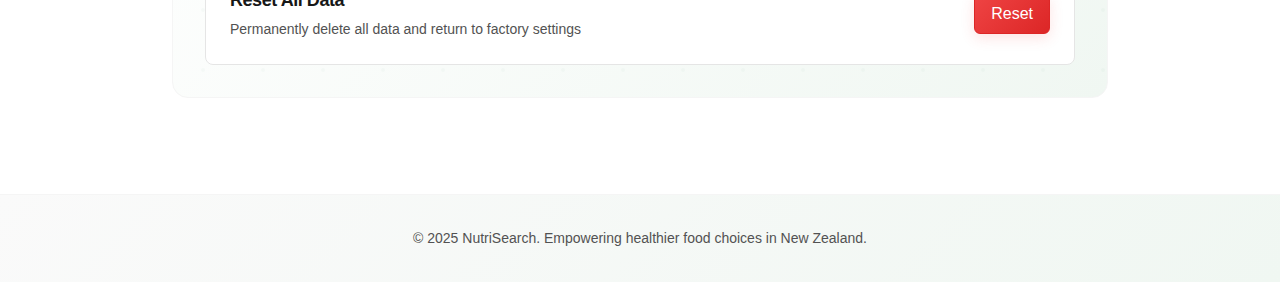
<file: Archive/NutriSearch-v1/pages/settings.html>
<!DOCTYPE html>
<html lang="en">
<head>
    <meta charset="UTF-8">
    <meta name="viewport" content="width=device-width, initial-scale=1.0">
    <title>Settings - NutriSearch</title>
    <meta name="description" content="Manage your nutritional profiles, app preferences, and account settings. Customize your NutriSearch experience.">
    <meta name="keywords" content="settings, nutritional profiles, preferences, account management, app configuration, NutriSearch">
    <link rel="stylesheet" href="../css/styles.css">
    
</head>
<body>
    <header class="header">
        <div class="container">
            <div class="logo">
                <h1>NutriSearch</h1>
                <p>Settings</p>
            </div>
            <div class="nav-links">
                <a href="../index.html">Home</a>
                <a href="meal-planner.html">Meal Planner</a>
                <a href="nutritional-search.html">Search</a>
                <button class="theme-toggle" onclick="toggleTheme()" aria-label="Toggle dark mode">🌙</button>
            </div>
        </div>
    </header>

    <main class="main-content">
        <div class="container">
            <h2>Settings</h2>
            
            <div class="settings-container">
                <div class="settings-section">
                    <h3>Appearance</h3>
                    <div class="setting-item">
                        <div class="setting-info">
                            <h4>Dark Mode</h4>
                            <p>Switch between light and dark themes for better viewing comfort</p>
                        </div>
                        <label class="switch" aria-describedby="dark-mode-help">
                            <input type="checkbox" id="darkModeToggle" onchange="toggleDarkMode()" aria-label="Toggle dark mode">
                            <span class="slider"></span>
                        </label>
                        <small id="dark-mode-help" class="sr-only">Toggle between light and dark appearance themes</small>
                    </div>
                </div>

                <div class="settings-section">
                    <h3>Nutritional Profiles</h3>
                    
                    <div class="profile-filters">
                        <div class="filter-group">
                            <label for="calorieSort">Sort by Calories:</label>
                            <select id="calorieSort" onchange="sortProfiles()" aria-describedby="calorie-sort-help">
                                <option value="none">No sorting</option>
                                <option value="low-high">Lowest to Highest</option>
                                <option value="high-low">Highest to Lowest</option>
                            </select>
                            <small id="calorie-sort-help" class="sr-only">Sort profiles by calorie limits</small>
                        </div>
                        
                        <div class="filter-group">
                            <label for="minCalories">Filter by Calorie Range:</label>
                            <div class="range-inputs">
                                <input type="number" id="minCalories" placeholder="Min" onchange="filterProfiles()" min="0" aria-label="Minimum calories">
                                <span>to</span>
                                <input type="number" id="maxCalories" placeholder="Max" onchange="filterProfiles()" min="0" aria-label="Maximum calories">
                                <span>kcal</span>
                            </div>
                            <small id="calorie-range-help" class="sr-only">Filter profiles by calorie range</small>
                        </div>
                        
                        <button class="btn-secondary" onclick="clearFiltersSettings()" aria-describedby="clear-filters-help">Clear Filters</button>
                        <small id="clear-filters-help" class="sr-only">Remove all profile filters</small>
                    </div>
                    
                    <div class="profiles-list" id="profilesList" role="region" aria-label="Saved nutritional profiles">
                        <!-- Profiles will be populated by JavaScript -->
                    </div>
                    
                    <div class="profile-actions">
                        <button class="btn-danger" onclick="confirmClearAllProfiles()" aria-describedby="clear-all-help">Clear All Profiles</button>
                        <small id="clear-all-help" class="sr-only">Delete all saved nutritional profiles - this action cannot be undone</small>
                    </div>
                </div>

                <div class="settings-section">
                    <h3>Data Management</h3>
                    <div class="setting-item">
                        <div class="setting-info">
                            <h4>Export Data</h4>
                            <p>Download your profiles, saved meals, and preferences as a backup file</p>
                        </div>
                        <button class="btn-secondary" onclick="exportData()" aria-describedby="export-data-help">Export</button>
                        <small id="export-data-help" class="sr-only">Download all your NutriSearch data as a JSON file</small>
                    </div>
                    
                    <div class="setting-item">
                        <div class="setting-info">
                            <h4>Import Data</h4>
                            <p>Upload a previously exported data file to restore your settings</p>
                        </div>
                        <div class="import-controls">
                            <input type="file" id="importFile" accept=".json" style="display: none;" onchange="importData()" aria-label="Select data file to import">
                            <button class="btn-secondary" onclick="document.getElementById('importFile').click()" aria-describedby="import-data-help">Import</button>
                            <small id="import-data-help" class="sr-only">Select a JSON file to import your NutriSearch data</small>
                        </div>
                    </div>
                    
                    <div class="setting-item">
                        <div class="setting-info">
                            <h4>Storage Usage</h4>
                            <p id="storageUsage" aria-live="polite">Calculating storage usage...</p>
                        </div>
                        <button class="btn-secondary" onclick="calculateStorageUsage()" aria-describedby="storage-help">Refresh</button>
                        <small id="storage-help" class="sr-only">Recalculate how much local storage is being used</small>
                    </div>
                </div>

                <div class="settings-section">
                    <h3>Application Information</h3>
                    <div class="about-info">
                        <div class="app-details">
                            <h4>NutriSearch v1.0</h4>
                            <p>Smart nutrition planning for New Zealand consumers</p>
                            <p>Designed to integrate with major NZ supermarket chains</p>
                        </div>
                        
                        <div class="supported-stores">
                            <h4>Supported Stores:</h4>
                            <div class="store-logos">
                                <span class="store-badge" aria-label="New World supermarkets">New World</span>
                                <span class="store-badge" aria-label="PAK'nSAVE supermarkets">PAK'nSAVE</span>
                                <span class="store-badge" aria-label="Countdown supermarkets">Countdown</span>
                                <span class="store-badge" aria-label="FreshChoice supermarkets">FreshChoice</span>
                                <span class="store-badge" aria-label="SuperValue supermarkets">SuperValue</span>
                            </div>
                        </div>
                        
                        <div class="feature-summary">
                            <h4>Key Features:</h4>
                            <ul>
                                <li>🍽️ Custom meal planning based on nutritional requirements</li>
                                <li>🔍 Advanced food search with nutritional filtering</li>
                                <li>📍 Location-based store finder for New Zealand</li>
                                <li>⚙️ Personalized nutritional profiles and preferences</li>
                                <li>📱 Responsive design for desktop and mobile</li>
                                <li>🌙 Light and dark theme support</li>
                            </ul>
                        </div>
                        
                        <div class="privacy-note">
                            <h4>Privacy & Data:</h4>
                            <p>All your data is stored locally on your device. NutriSearch does not collect or transmit personal information to external servers. Your nutritional profiles and preferences remain private and secure.</p>
                        </div>
                    </div>
                </div>

                <div class="settings-section">
                    <h3>Advanced Settings</h3>
                    <div class="setting-item">
                        <div class="setting-info">
                            <h4>Optimize Storage</h4>
                            <p>Clean up old data and optimize local storage usage</p>
                        </div>
                        <button class="btn-secondary" onclick="optimizeStorage()" aria-describedby="optimize-help">Optimize</button>
                        <small id="optimize-help" class="sr-only">Clean up old data to free up storage space</small>
                    </div>
                    
                    <div class="setting-item">
                        <div class="setting-info">
                            <h4>Reset All Data</h4>
                            <p>Permanently delete all data and return to factory settings</p>
                        </div>
                        <button class="btn-danger" onclick="resetAllData()" aria-describedby="reset-help">Reset</button>
                        <small id="reset-help" class="sr-only">Warning: This will permanently delete all your NutriSearch data</small>
                    </div>
                </div>
            </div>
        </div>
    </main>

    <!-- Confirmation Modal -->
    <div id="confirmModal" class="modal">
        <div class="modal-content">
            <div class="modal-header">
                <h3>Confirm Action</h3>
                <button class="close" onclick="closeConfirmModal()" aria-label="Close confirmation modal">&times;</button>
            </div>
            <div class="modal-body">
                <p id="confirmMessage" aria-live="assertive">Are you sure you want to perform this action?</p>
                <div class="modal-actions">
                    <button class="btn-secondary" onclick="closeConfirmModal()">Cancel</button>
                    <button class="btn-danger" id="confirmButton" onclick="performConfirmAction()">Confirm</button>
                </div>
            </div>
        </div>
    </div>

    <!-- Profile Detail Modal -->
    <div id="profileDetailModal" class="modal">
        <div class="modal-content">
            <div class="modal-header">
                <h3 id="profileDetailTitle">Profile Details</h3>
                <button class="close" onclick="closeProfileDetailModal()" aria-label="Close profile details modal">&times;</button>
            </div>
            <div class="modal-body">
                <div id="profileDetailContent" role="region" aria-label="Profile nutritional details">
                    <!-- Profile details will be populated by JavaScript -->
                </div>
                <div class="modal-actions">
                    <button class="btn-secondary" onclick="closeProfileDetailModal()">Close</button>
                    <button class="btn-primary" onclick="editProfile()" aria-describedby="edit-profile-help">Edit</button>
                    <small id="edit-profile-help" class="sr-only">Edit this nutritional profile</small>
                    <button class="btn-danger" onclick="deleteProfile()" aria-describedby="delete-profile-help">Delete</button>
                    <small id="delete-profile-help" class="sr-only">Permanently delete this profile</small>
                </div>
            </div>
        </div>
    </div>

    <footer class="footer">
        <div class="container">
            <p>&copy; 2025 NutriSearch. Empowering healthier food choices in New Zealand.</p>
        </div>
    </footer>

    <script src="../scripts/common.js"></script>
    <script src="../scripts/settings.js"></script>
</body>
</html>
</file>
<file: css/styles.css>
/* ==========================================================================
   NutriSearch Main Stylesheet
   Smart nutrition planning for New Zealand consumers
   
   This file imports all CSS components in the correct order to create
   a cohesive design system for the NutriSearch application.
   ========================================================================== */

/* ==========================================================================
   CSS IMPORT ORDER
   
   The order of imports is crucial for proper CSS cascade:
   1. Variables and custom properties first
   2. Base styles and resets
   3. Component styles
   4. Layout styles  
   5. Utility classes last (highest specificity)
   ========================================================================== */

/* ==========================================================================
   FOUNDATION STYLES
   Variables, custom properties, and base styling
   ========================================================================== */

/* CSS Custom Properties - Design tokens and theme variables */
@import url('./base/variables.css');

/* Base styles - Typography, resets, and fundamental elements */
@import url('./base/base.css');

/* ==========================================================================
   COMPONENT STYLES
   Reusable UI components and interactive elements
   ========================================================================== */

/* Button system - All button variants and states */
@import url('./components/buttons.css');

/* Form controls - Inputs, selects, toggles, and validation */
@import url('./components/forms.css');

/* Card components - Content containers and information display */
@import url('./components/cards.css');

/* Header and navigation - Site branding and menu systems */
@import url('./components/header.css');

/* Modal dialogs - Overlays, popups, and interactive dialogs */
@import url('./components/modals.css');

/* ==========================================================================
   LAYOUT STYLES
   Page-specific layouts and structural components
   ========================================================================== */

/* Home page layout - Hero section, navigation cards, and stats */
@import url('./layout/home.css');

/* Meal planner layout - 3x2 control grid and meal generation */
@import url('./layout/meal-planner.css');

/* Nutritional search layout - Sidebar profiles and search interface */
@import url('./layout/nutritional-search.css');

/* Settings page layout - Profile management and app configuration */
@import url('./layout/settings.css');

/* ==========================================================================
   UTILITY CLASSES
   Helper classes and responsive design system
   ========================================================================== */

/* Responsive design - Mobile-first breakpoints and adaptive layouts */
@import url('./utilities/responsive.css');

/* Utility classes - Spacing, typography, colors, and common patterns */
@import url('./utilities/utilities.css');

/* ==========================================================================
   GLOBAL OVERRIDES AND FIXES
   Application-wide adjustments and browser compatibility
   ========================================================================== */

/* Ensure smooth scrolling for the entire application */
html {
  scroll-behavior: smooth;
}

/* Prevent horizontal scrolling on small screens */
body {
  overflow-x: hidden;
}

/* Enhanced focus management for better accessibility */
*:focus {
  outline-offset: 2px;
}

/* Improve text rendering on all browsers */
body {
  -webkit-font-smoothing: antialiased;
  -moz-osx-font-smoothing: grayscale;
  text-rendering: optimizeLegibility;
}

/* ==========================================================================
   PRINT STYLES
   Optimized styling for print media
   ========================================================================== */

@media print {
  /* Hide non-essential elements when printing */
  .no-print,
  button:not(.print-keep),
  .btn:not(.print-keep),
  nav,
  .header .nav-links,
  .theme-toggle,
  .modal,
  .notification,
  .tooltip {
    display: none !important;
  }
  
  /* Optimize colors for print */
  * {
    background: transparent !important;
    color: #000 !important;
    box-shadow: none !important;
    text-shadow: none !important;
  }
  
  /* Ensure proper link handling */
  a,
  a:visited {
    text-decoration: underline;
    color: #000 !important;
  }
  
  /* Add URL after links for reference */
  a[href^="http"]:after {
    content: " (" attr(href) ")";
    font-size: 80%;
  }
  
  /* Prevent page breaks in important content */
  .print-together,
  .card,
  .nutrition-item,
  .meal-card {
    page-break-inside: avoid;
  }
  
  /* Add page breaks where needed */
  .print-page-break {
    page-break-before: always;
  }
  
  /* Optimize fonts for print */
  body {
    font-size: 12pt;
    line-height: 1.4;
  }
  
  h1 { font-size: 18pt; }
  h2 { font-size: 16pt; }
  h3 { font-size: 14pt; }
  h4, h5, h6 { font-size: 12pt; }
}

/* ==========================================================================
   PERFORMANCE OPTIMIZATIONS
   CSS optimizations for better rendering performance
   ========================================================================== */

/* Enable hardware acceleration for smooth animations */
.animate,
.transition,
.card:hover,
.btn:hover,
.modal {
  will-change: transform;
}

/* Optimize rendering for complex layouts */
.complex-grid,
.nutrition-grid,
.meals-grid {
  contain: layout style;
}

/* Improve scroll performance */
.scroll-container {
  -webkit-overflow-scrolling: touch;
  transform: translateZ(0);
}

/* ==========================================================================
   BROWSER-SPECIFIC FIXES
   Compatibility adjustments for different browsers
   ========================================================================== */

/* Safari-specific fixes */
@supports (-webkit-appearance: none) {
  /* Fix Safari button styling */
  button,
  input[type="button"],
  input[type="submit"] {
    -webkit-appearance: none;
  }
  
  /* Fix Safari input styling */
  input[type="text"],
  input[type="email"],
  input[type="password"],
  input[type="number"],
  textarea,
  select {
    -webkit-appearance: none;
  }
}

/* Firefox-specific fixes */
@-moz-document url-prefix() {
  /* Fix Firefox button padding */
  button::-moz-focus-inner,
  input[type="button"]::-moz-focus-inner,
  input[type="submit"]::-moz-focus-inner {
    border: 0;
    padding: 0;
  }
}

/* Edge/IE-specific fixes */
@supports (-ms-ime-align: auto) {
  /* Fix Edge grid layouts */
  .grid {
    display: -ms-grid;
  }
}

/* ==========================================================================
   ACCESSIBILITY ENHANCEMENTS
   Additional accessibility improvements beyond base styles
   ========================================================================== */

/* Enhanced focus indicators for keyboard navigation */
.focus-enhanced:focus {
  outline: 3px solid var(--color-primary);
  outline-offset: 3px;
  position: relative;
  z-index: var(--z-index-50);
}

/* High contrast mode support */
@media (prefers-contrast: high) {
  /* Increase border thickness for better visibility */
  .card,
  .btn,
  input,
  select,
  textarea {
    border-width: 2px;
  }
  
  /* Enhance text contrast */
  .text-muted {
    color: var(--color-text-primary);
  }
  
  /* Remove subtle background colors */
  .bg-gray-50,
  .bg-primary-50 {
    background-color: var(--color-background);
  }
}

/* Motion preferences support */
@media (prefers-reduced-motion: reduce) {
  /* Disable all animations and transitions */
  *,
  *::before,
  *::after {
    animation-duration: 0.01ms !important;
    animation-iteration-count: 1 !important;
    transition-duration: 0.01ms !important;
    scroll-behavior: auto !important;
  }
  
  /* Keep essential transitions for usability */
  .keep-transition {
    transition: opacity 0.2s ease !important;
  }
}

/* ==========================================================================
   THEME SWITCHING ENHANCEMENTS
   Smooth transitions between light and dark themes
   ========================================================================== */

/* Theme transition for smooth switching */
:root,
[data-theme="dark"] {
  transition: 
    color 0.3s ease,
    background-color 0.3s ease,
    border-color 0.3s ease;
}

/* Disable theme transitions during page load */
.theme-loading * {
  transition: none !important;
}

/* ==========================================================================
   LOADING STATES
   Global loading and skeleton states
   ========================================================================== */

/* Page loading overlay */
.page-loading {
  position: fixed;
  top: 0;
  left: 0;
  right: 0;
  bottom: 0;
  background-color: var(--color-background);
  display: flex;
  align-items: center;
  justify-content: center;
  z-index: var(--z-index-modal);
}

.page-loading .spinner {
  width: 3rem;
  height: 3rem;
  border: 4px solid var(--color-border-light);
  border-top: 4px solid var(--color-primary);
  border-radius: var(--radius-full);
  animation: spin 1s linear infinite;
}

/* Skeleton loading for cards */
.skeleton {
  background: linear-gradient(
    90deg,
    var(--color-gray-200) 25%,
    var(--color-gray-100) 50%,
    var(--color-gray-200) 75%
  );
  background-size: 200% 100%;
  animation: skeleton-loading 1.5s infinite;
}

@keyframes skeleton-loading {
  0% {
    background-position: 200% 0;
  }
  100% {
    background-position: -200% 0;
  }
}

[data-theme="dark"] .skeleton {
  background: linear-gradient(
    90deg,
    var(--color-gray-700) 25%,
    var(--color-gray-600) 50%,
    var(--color-gray-700) 75%
  );
  background-size: 200% 100%;
}

/* ==========================================================================
   ERROR STATES
   Global error handling and user feedback
   ========================================================================== */

/* Error message styling */
.error-message {
  display: flex;
  align-items: center;
  gap: var(--spacing-2);
  padding: var(--spacing-4);
  background-color: var(--color-error-light);
  color: var(--color-error-dark);
  border: 1px solid var(--color-error);
  border-radius: var(--radius-md);
  font-size: var(--font-size-sm);
  font-weight: var(--font-weight-medium);
}

.error-message::before {
  content: "⚠️";
  font-size: var(--font-size-base);
}

/* Success message styling */
.success-message {
  display: flex;
  align-items: center;
  gap: var(--spacing-2);
  padding: var(--spacing-4);
  background-color: var(--color-success-light);
  color: var(--color-success-dark);
  border: 1px solid var(--color-success);
  border-radius: var(--radius-md);
  font-size: var(--font-size-sm);
  font-weight: var(--font-weight-medium);
}

.success-message::before {
  content: "✅";
  font-size: var(--font-size-base);
}

/* ==========================================================================
   RESPONSIVE IMAGES AND MEDIA
   Optimized media handling for all screen sizes
   ========================================================================== */

/* Responsive images */
img {
  max-width: 100%;
  height: auto;
}

/* Prevent layout shift for images */
img[width][height] {
  aspect-ratio: attr(width) / attr(height);
}

/* Modern image formats support */
.webp img {
  image-rendering: optimizeQuality;
}

/* ==========================================================================
   COMPONENT STATE MANAGEMENT
   Global state classes for dynamic behavior
   ========================================================================== */

/* Disabled state */
.disabled,
[disabled] {
  opacity: 0.6;
  cursor: not-allowed;
  pointer-events: none;
}

/* Loading state */
.loading {
  position: relative;
  pointer-events: none;
}

.loading::after {
  content: "";
  position: absolute;
  top: 50%;
  left: 50%;
  transform: translate(-50%, -50%);
  width: 1rem;
  height: 1rem;
  border: 2px solid transparent;
  border-top: 2px solid var(--color-primary);
  border-radius: var(--radius-full);
  animation: spin 1s linear infinite;
}

/* Active/Selected state */
.active,
.selected {
  background-color: var(--color-primary-100);
  color: var(--color-primary-dark);
  border-color: var(--color-primary);
}

/* Hidden state with transition */
.fade-out {
  opacity: 0;
  visibility: hidden;
  transition: var(--transition-opacity);
}

.fade-in {
  opacity: 1;
  visibility: visible;
  transition: var(--transition-opacity);
}

/* ==========================================================================
   MODERN CSS FEATURES
   Progressive enhancement with modern CSS
   ========================================================================== */

/* CSS Grid support detection */
@supports (display: grid) {
  .grid-enhanced {
    display: grid;
    grid-template-columns: repeat(auto-fit, minmax(250px, 1fr));
    gap: var(--spacing-6);
  }
}

/* CSS Custom Properties support detection */
@supports (color: var(--test)) {
  .modern-styles {
    /* Enhanced styles for modern browsers */
    backdrop-filter: blur(10px);
    -webkit-backdrop-filter: blur(10px);
  }
}

/* Container queries support (future enhancement) */
@supports (container-type: inline-size) {
  .container-responsive {
    container-type: inline-size;
  }
  
  @container (min-width: 300px) {
    .container-responsive .card {
      padding: var(--spacing-6);
    }
  }
}

/* ==========================================================================
   CRITICAL CSS INLINED STYLES
   Essential styles to prevent flash of unstyled content
   ========================================================================== */

/* Prevent flash of unstyled content */
.no-js .js-only {
  display: none;
}

.js .no-js-only {
  display: none;
}

/* Critical layout structure */
.critical-layout {
  min-height: 100vh;
  display: flex;
  flex-direction: column;
}

.critical-main {
  flex: 1;
}

/* ==========================================================================
   VENDOR PREFIXES FOR COMPATIBILITY
   Ensure compatibility across different browsers
   ========================================================================== */

/* Flexbox prefixes for older browsers */
.flex-compat {
  display: -webkit-box;
  display: -ms-flexbox;
  display: flex;
}

.flex-center-compat {
  -webkit-box-align: center;
  -ms-flex-align: center;
  align-items: center;
  -webkit-box-pack: center;
  -ms-flex-pack: center;
  justify-content: center;
}

/* Transform prefixes */
.transform-compat {
  -webkit-transform: translateZ(0);
  -moz-transform: translateZ(0);
  -ms-transform: translateZ(0);
  transform: translateZ(0);
}

/* ==========================================================================
   END OF MAIN STYLESHEET
   ========================================================================== */
</file>
<file: Archive/NutriSearch-v1/css/styles.css>
/* ==========================================================================
   NutriSearch Main Stylesheet
   Smart nutrition planning for New Zealand consumers
   
   This file imports all CSS components in the correct order to create
   a cohesive design system for the NutriSearch application.
   ========================================================================== */

/* ==========================================================================
   CSS IMPORT ORDER
   
   The order of imports is crucial for proper CSS cascade:
   1. Variables and custom properties first
   2. Base styles and resets
   3. Component styles
   4. Layout styles  
   5. Utility classes last (highest specificity)
   ========================================================================== */

/* ==========================================================================
   FOUNDATION STYLES
   Variables, custom properties, and base styling
   ========================================================================== */

/* CSS Custom Properties - Design tokens and theme variables */
@import url('./base/variables.css');

/* Base styles - Typography, resets, and fundamental elements */
@import url('./base/base.css');

/* ==========================================================================
   COMPONENT STYLES
   Reusable UI components and interactive elements
   ========================================================================== */

/* Button system - All button variants and states */
@import url('./components/buttons.css');

/* Form controls - Inputs, selects, toggles, and validation */
@import url('./components/forms.css');

/* Card components - Content containers and information display */
@import url('./components/cards.css');

/* Header and navigation - Site branding and menu systems */
@import url('./components/header.css');

/* Modal dialogs - Overlays, popups, and interactive dialogs */
@import url('./components/modals.css');

/* ==========================================================================
   LAYOUT STYLES
   Page-specific layouts and structural components
   ========================================================================== */

/* Home page layout - Hero section, navigation cards, and stats */
@import url('./layout/home.css');

/* Meal planner layout - 3x2 control grid and meal generation */
@import url('./layout/meal-planner.css');

/* Nutritional search layout - Sidebar profiles and search interface */
@import url('./layout/nutritional-search.css');

/* Settings page layout - Profile management and app configuration */
@import url('./layout/settings.css');

/* ==========================================================================
   UTILITY CLASSES
   Helper classes and responsive design system
   ========================================================================== */

/* Responsive design - Mobile-first breakpoints and adaptive layouts */
@import url('./utilities/responsive.css');

/* Utility classes - Spacing, typography, colors, and common patterns */
@import url('./utilities/utilities.css');

/* ==========================================================================
   GLOBAL OVERRIDES AND FIXES
   Application-wide adjustments and browser compatibility
   ========================================================================== */

/* Ensure smooth scrolling for the entire application */
html {
  scroll-behavior: smooth;
}

/* Prevent horizontal scrolling on small screens */
body {
  overflow-x: hidden;
}

/* Enhanced focus management for better accessibility */
*:focus {
  outline-offset: 2px;
}

/* Improve text rendering on all browsers */
body {
  -webkit-font-smoothing: antialiased;
  -moz-osx-font-smoothing: grayscale;
  text-rendering: optimizeLegibility;
}

/* ==========================================================================
   PRINT STYLES
   Optimized styling for print media
   ========================================================================== */

@media print {
  /* Hide non-essential elements when printing */
  .no-print,
  button:not(.print-keep),
  .btn:not(.print-keep),
  nav,
  .header .nav-links,
  .theme-toggle,
  .modal,
  .notification,
  .tooltip {
    display: none !important;
  }
  
  /* Optimize colors for print */
  * {
    background: transparent !important;
    color: #000 !important;
    box-shadow: none !important;
    text-shadow: none !important;
  }
  
  /* Ensure proper link handling */
  a,
  a:visited {
    text-decoration: underline;
    color: #000 !important;
  }
  
  /* Add URL after links for reference */
  a[href^="http"]:after {
    content: " (" attr(href) ")";
    font-size: 80%;
  }
  
  /* Prevent page breaks in important content */
  .print-together,
  .card,
  .nutrition-item,
  .meal-card {
    page-break-inside: avoid;
  }
  
  /* Add page breaks where needed */
  .print-page-break {
    page-break-before: always;
  }
  
  /* Optimize fonts for print */
  body {
    font-size: 12pt;
    line-height: 1.4;
  }
  
  h1 { font-size: 18pt; }
  h2 { font-size: 16pt; }
  h3 { font-size: 14pt; }
  h4, h5, h6 { font-size: 12pt; }
}

/* ==========================================================================
   PERFORMANCE OPTIMIZATIONS
   CSS optimizations for better rendering performance
   ========================================================================== */

/* Enable hardware acceleration for smooth animations */
.animate,
.transition,
.card:hover,
.btn:hover,
.modal {
  will-change: transform;
}

/* Optimize rendering for complex layouts */
.complex-grid,
.nutrition-grid,
.meals-grid {
  contain: layout style;
}

/* Improve scroll performance */
.scroll-container {
  -webkit-overflow-scrolling: touch;
  transform: translateZ(0);
}

/* ==========================================================================
   BROWSER-SPECIFIC FIXES
   Compatibility adjustments for different browsers
   ========================================================================== */

/* Safari-specific fixes */
@supports (-webkit-appearance: none) {
  /* Fix Safari button styling */
  button,
  input[type="button"],
  input[type="submit"] {
    -webkit-appearance: none;
  }
  
  /* Fix Safari input styling */
  input[type="text"],
  input[type="email"],
  input[type="password"],
  input[type="number"],
  textarea,
  select {
    -webkit-appearance: none;
  }
}

/* Firefox-specific fixes */
@-moz-document url-prefix() {
  /* Fix Firefox button padding */
  button::-moz-focus-inner,
  input[type="button"]::-moz-focus-inner,
  input[type="submit"]::-moz-focus-inner {
    border: 0;
    padding: 0;
  }
}

/* Edge/IE-specific fixes */
@supports (-ms-ime-align: auto) {
  /* Fix Edge grid layouts */
  .grid {
    display: -ms-grid;
  }
}

/* ==========================================================================
   ACCESSIBILITY ENHANCEMENTS
   Additional accessibility improvements beyond base styles
   ========================================================================== */

/* Enhanced focus indicators for keyboard navigation */
.focus-enhanced:focus {
  outline: 3px solid var(--color-primary);
  outline-offset: 3px;
  position: relative;
  z-index: var(--z-index-50);
}

/* High contrast mode support */
@media (prefers-contrast: high) {
  /* Increase border thickness for better visibility */
  .card,
  .btn,
  input,
  select,
  textarea {
    border-width: 2px;
  }
  
  /* Enhance text contrast */
  .text-muted {
    color: var(--color-text-primary);
  }
  
  /* Remove subtle background colors */
  .bg-gray-50,
  .bg-primary-50 {
    background-color: var(--color-background);
  }
}

/* Motion preferences support */
@media (prefers-reduced-motion: reduce) {
  /* Disable all animations and transitions */
  *,
  *::before,
  *::after {
    animation-duration: 0.01ms !important;
    animation-iteration-count: 1 !important;
    transition-duration: 0.01ms !important;
    scroll-behavior: auto !important;
  }
  
  /* Keep essential transitions for usability */
  .keep-transition {
    transition: opacity 0.2s ease !important;
  }
}

/* ==========================================================================
   THEME SWITCHING ENHANCEMENTS
   Smooth transitions between light and dark themes
   ========================================================================== */

/* Theme transition for smooth switching */
:root,
[data-theme="dark"] {
  transition: 
    color 0.3s ease,
    background-color 0.3s ease,
    border-color 0.3s ease;
}

/* Disable theme transitions during page load */
.theme-loading * {
  transition: none !important;
}

/* ==========================================================================
   LOADING STATES
   Global loading and skeleton states
   ========================================================================== */

/* Page loading overlay */
.page-loading {
  position: fixed;
  top: 0;
  left: 0;
  right: 0;
  bottom: 0;
  background-color: var(--color-background);
  display: flex;
  align-items: center;
  justify-content: center;
  z-index: var(--z-index-modal);
}

.page-loading .spinner {
  width: 3rem;
  height: 3rem;
  border: 4px solid var(--color-border-light);
  border-top: 4px solid var(--color-primary);
  border-radius: var(--radius-full);
  animation: spin 1s linear infinite;
}

/* Skeleton loading for cards */
.skeleton {
  background: linear-gradient(
    90deg,
    var(--color-gray-200) 25%,
    var(--color-gray-100) 50%,
    var(--color-gray-200) 75%
  );
  background-size: 200% 100%;
  animation: skeleton-loading 1.5s infinite;
}

@keyframes skeleton-loading {
  0% {
    background-position: 200% 0;
  }
  100% {
    background-position: -200% 0;
  }
}

[data-theme="dark"] .skeleton {
  background: linear-gradient(
    90deg,
    var(--color-gray-700) 25%,
    var(--color-gray-600) 50%,
    var(--color-gray-700) 75%
  );
  background-size: 200% 100%;
}

/* ==========================================================================
   ERROR STATES
   Global error handling and user feedback
   ========================================================================== */

/* Error message styling */
.error-message {
  display: flex;
  align-items: center;
  gap: var(--spacing-2);
  padding: var(--spacing-4);
  background-color: var(--color-error-light);
  color: var(--color-error-dark);
  border: 1px solid var(--color-error);
  border-radius: var(--radius-md);
  font-size: var(--font-size-sm);
  font-weight: var(--font-weight-medium);
}

.error-message::before {
  content: "⚠️";
  font-size: var(--font-size-base);
}

/* Success message styling */
.success-message {
  display: flex;
  align-items: center;
  gap: var(--spacing-2);
  padding: var(--spacing-4);
  background-color: var(--color-success-light);
  color: var(--color-success-dark);
  border: 1px solid var(--color-success);
  border-radius: var(--radius-md);
  font-size: var(--font-size-sm);
  font-weight: var(--font-weight-medium);
}

.success-message::before {
  content: "✅";
  font-size: var(--font-size-base);
}

/* ==========================================================================
   RESPONSIVE IMAGES AND MEDIA
   Optimized media handling for all screen sizes
   ========================================================================== */

/* Responsive images */
img {
  max-width: 100%;
  height: auto;
}

/* Prevent layout shift for images */
img[width][height] {
  aspect-ratio: attr(width) / attr(height);
}

/* Modern image formats support */
.webp img {
  image-rendering: optimizeQuality;
}

/* ==========================================================================
   COMPONENT STATE MANAGEMENT
   Global state classes for dynamic behavior
   ========================================================================== */

/* Disabled state */
.disabled,
[disabled] {
  opacity: 0.6;
  cursor: not-allowed;
  pointer-events: none;
}

/* Loading state */
.loading {
  position: relative;
  pointer-events: none;
}

.loading::after {
  content: "";
  position: absolute;
  top: 50%;
  left: 50%;
  transform: translate(-50%, -50%);
  width: 1rem;
  height: 1rem;
  border: 2px solid transparent;
  border-top: 2px solid var(--color-primary);
  border-radius: var(--radius-full);
  animation: spin 1s linear infinite;
}

/* Active/Selected state */
.active,
.selected {
  background-color: var(--color-primary-100);
  color: var(--color-primary-dark);
  border-color: var(--color-primary);
}

/* Hidden state with transition */
.fade-out {
  opacity: 0;
  visibility: hidden;
  transition: var(--transition-opacity);
}

.fade-in {
  opacity: 1;
  visibility: visible;
  transition: var(--transition-opacity);
}

/* ==========================================================================
   MODERN CSS FEATURES
   Progressive enhancement with modern CSS
   ========================================================================== */

/* CSS Grid support detection */
@supports (display: grid) {
  .grid-enhanced {
    display: grid;
    grid-template-columns: repeat(auto-fit, minmax(250px, 1fr));
    gap: var(--spacing-6);
  }
}

/* CSS Custom Properties support detection */
@supports (color: var(--test)) {
  .modern-styles {
    /* Enhanced styles for modern browsers */
    backdrop-filter: blur(10px);
    -webkit-backdrop-filter: blur(10px);
  }
}

/* Container queries support (future enhancement) */
@supports (container-type: inline-size) {
  .container-responsive {
    container-type: inline-size;
  }
  
  @container (min-width: 300px) {
    .container-responsive .card {
      padding: var(--spacing-6);
    }
  }
}

/* ==========================================================================
   CRITICAL CSS INLINED STYLES
   Essential styles to prevent flash of unstyled content
   ========================================================================== */

/* Prevent flash of unstyled content */
.no-js .js-only {
  display: none;
}

.js .no-js-only {
  display: none;
}

/* Critical layout structure */
.critical-layout {
  min-height: 100vh;
  display: flex;
  flex-direction: column;
}

.critical-main {
  flex: 1;
}

/* ==========================================================================
   VENDOR PREFIXES FOR COMPATIBILITY
   Ensure compatibility across different browsers
   ========================================================================== */

/* Flexbox prefixes for older browsers */
.flex-compat {
  display: -webkit-box;
  display: -ms-flexbox;
  display: flex;
}

.flex-center-compat {
  -webkit-box-align: center;
  -ms-flex-align: center;
  align-items: center;
  -webkit-box-pack: center;
  -ms-flex-pack: center;
  justify-content: center;
}

/* Transform prefixes */
.transform-compat {
  -webkit-transform: translateZ(0);
  -moz-transform: translateZ(0);
  -ms-transform: translateZ(0);
  transform: translateZ(0);
}

/* ==========================================================================
   END OF MAIN STYLESHEET
   ========================================================================== */
</file>
<file: Archive/NutriSearch-v2/index.css>
* {
    margin: 0;
    padding: 0;
    box-sizing: border-box;
}

:root {
    --primary-green: #2D5A27;
    --accent-green: #4A7C59;
    --light-green: #E8F5E8;
    --soft-earth: #F5F1E8;
    --warm-white: #FEFEFE;
    --text-dark: #2C3E2D;
    --text-medium: #5A6B5D;
    --text-light: #8A9B8D;
    --kiwi-green: #8FBC8F;
    --shadow-soft: rgba(45, 90, 39, 0.1);
    --border-light: rgba(45, 90, 39, 0.15);
    --success-green: #28a745;
    --warning-orange: #fd7e14;
    --error-red: #dc3545;
}

body {
    font-family: -apple-system, BlinkMacSystemFont, 'Segoe UI', Roboto, Oxygen, Ubuntu, Cantarell, sans-serif;
    line-height: 1.6;
    color: var(--text-dark);
    background: linear-gradient(135deg, var(--warm-white) 0%, var(--soft-earth) 100%);
    min-height: 100vh;
}

.container {
    max-width: 1200px;
    margin: 0 auto;
    padding: 0 20px;
}

/* Header */
.header {
    background: var(--warm-white);
    box-shadow: 0 2px 20px var(--shadow-soft);
    position: sticky;
    top: 0;
    z-index: 100;
    transition: box-shadow 0.3s ease;
}

.nav {
    display: flex;
    justify-content: space-between;
    align-items: center;
    padding: 1rem 0;
    position: relative;
}

.logo {
    display: flex;
    align-items: center;
    gap: 0.5rem;
    font-size: 1.5rem;
    font-weight: 700;
    color: var(--primary-green);
    text-decoration: none;
    z-index: 101;
}

.logo-icon {
    width: 32px;
    height: 32px;
    background: linear-gradient(135deg, var(--accent-green), var(--kiwi-green));
    border-radius: 50%;
    display: flex;
    align-items: center;
    justify-content: center;
    color: white;
    font-weight: bold;
    font-size: 14px;
}

.nav-links {
    display: flex;
    list-style: none;
    gap: 2rem;
    transition: transform 0.3s ease;
}

.nav-links a {
    text-decoration: none;
    color: var(--text-medium);
    font-weight: 500;
    transition: color 0.3s ease;
    position: relative;
}

.nav-links a:hover,
.nav-links a:focus {
    color: var(--primary-green);
    outline: none;
}

.nav-links a.active {
    color: var(--primary-green);
    font-weight: 600;
}

.nav-links a::after {
    content: '';
    position: absolute;
    bottom: -5px;
    left: 0;
    width: 0;
    height: 2px;
    background: var(--primary-green);
    transition: width 0.3s ease;
}

.nav-links a:hover::after,
.nav-links a.active::after {
    width: 100%;
}

/* Mobile Menu */
.mobile-menu-toggle {
    display: none;
    flex-direction: column;
    gap: 4px;
    background: none;
    border: none;
    cursor: pointer;
    padding: 8px;
    border-radius: 4px;
    transition: background-color 0.3s ease;
}

.mobile-menu-toggle:hover {
    background-color: var(--light-green);
}

.hamburger {
    width: 24px;
    height: 3px;
    background: var(--primary-green);
    border-radius: 2px;
    transition: all 0.3s ease;
}

.mobile-menu-toggle.active .hamburger:nth-child(1) {
    transform: rotate(45deg) translate(5px, 5px);
}

.mobile-menu-toggle.active .hamburger:nth-child(2) {
    opacity: 0;
}

.mobile-menu-toggle.active .hamburger:nth-child(3) {
    transform: rotate(-45deg) translate(7px, -6px);
}

/* Hero Section */
.hero {
    padding: 4rem 0;
    text-align: center;
    background: linear-gradient(135deg, var(--light-green) 0%, var(--soft-earth) 100%);
}

.hero h1 {
    font-size: 3rem;
    font-weight: 800;
    color: var(--primary-green);
    margin-bottom: 1rem;
    line-height: 1.2;
}

.hero p {
    font-size: 1.25rem;
    color: var(--text-medium);
    margin-bottom: 2rem;
    max-width: 600px;
    margin-left: auto;
    margin-right: auto;
}

.cta-button {
    display: inline-block;
    background: linear-gradient(135deg, var(--primary-green), var(--accent-green));
    color: white;
    padding: 1rem 2rem;
    border-radius: 50px;
    text-decoration: none;
    font-weight: 600;
    font-size: 1.1rem;
    transition: all 0.3s ease;
    box-shadow: 0 4px 20px var(--shadow-soft);
    border: none;
    cursor: pointer;
    position: relative;
    overflow: hidden;
}

.cta-button::before {
    content: '';
    position: absolute;
    top: 0;
    left: -100%;
    width: 100%;
    height: 100%;
    background: linear-gradient(90deg, transparent, rgba(255,255,255,0.2), transparent);
    transition: left 0.5s ease;
}

.cta-button:hover::before {
    left: 100%;
}

.cta-button:hover,
.cta-button:focus {
    transform: translateY(-2px);
    box-shadow: 0 8px 30px var(--shadow-soft);
    outline: none;
}

.cta-button:active {
    transform: translateY(0);
}

/* Features Section */
.features {
    padding: 5rem 0;
}

.features h2 {
    text-align: center;
    font-size: 2.5rem;
    color: var(--primary-green);
    margin-bottom: 3rem;
    font-weight: 700;
}

.features-grid {
    display: grid;
    grid-template-columns: repeat(auto-fit, minmax(350px, 1fr));
    gap: 2rem;
    margin-bottom: 3rem;
}

.feature-card {
    background: var(--warm-white);
    border-radius: 20px;
    padding: 2rem;
    box-shadow: 0 8px 30px var(--shadow-soft);
    transition: all 0.3s ease;
    border: 1px solid var(--border-light);
    position: relative;
    overflow: hidden;
}

.feature-card::before {
    content: '';
    position: absolute;
    top: 0;
    left: 0;
    right: 0;
    height: 4px;
    background: linear-gradient(135deg, var(--accent-green), var(--kiwi-green));
    transform: scaleX(0);
    transition: transform 0.3s ease;
}

.feature-card:hover::before {
    transform: scaleX(1);
}

.feature-card:hover {
    transform: translateY(-5px);
    box-shadow: 0 15px 40px var(--shadow-soft);
}

.feature-icon {
    width: 60px;
    height: 60px;
    background: linear-gradient(135deg, var(--accent-green), var(--kiwi-green));
    border-radius: 15px;
    display: flex;
    align-items: center;
    justify-content: center;
    margin-bottom: 1.5rem;
    color: white;
    font-size: 24px;
}

.feature-card h3 {
    font-size: 1.5rem;
    color: var(--primary-green);
    margin-bottom: 1rem;
    font-weight: 600;
}

.feature-card p {
    color: var(--text-medium);
    margin-bottom: 1.5rem;
}

.feature-list {
    list-style: none;
    color: var(--text-medium);
    margin-bottom: 1.5rem;
}

.feature-list li {
    padding: 0.3rem 0;
    position: relative;
    padding-left: 1.5rem;
}

.feature-list li:before {
    content: "✓";
    position: absolute;
    left: 0;
    color: var(--accent-green);
    font-weight: bold;
}

.feature-link {
    color: var(--primary-green);
    text-decoration: none;
    font-weight: 600;
    transition: color 0.3s ease;
}

.feature-link:hover {
    color: var(--accent-green);
}

/* Profile Examples */
.profile-examples {
    background: var(--light-green);
    padding: 4rem 0;
}

.profile-examples h2 {
    text-align: center;
    font-size: 2.5rem;
    color: var(--primary-green);
    margin-bottom: 2rem;
    font-weight: 700;
}

.profile-examples p {
    text-align: center;
    font-size: 1.1rem;
    color: var(--text-medium);
    margin-bottom: 3rem;
    max-width: 700px;
    margin-left: auto;
    margin-right: auto;
}

.profile-grid {
    display: grid;
    grid-template-columns: repeat(auto-fit, minmax(300px, 1fr));
    gap: 2rem;
}

.profile-card {
    background: var(--warm-white);
    border-radius: 15px;
    padding: 2rem;
    box-shadow: 0 6px 25px var(--shadow-soft);
    border: 1px solid var(--border-light);
    transition: all 0.3s ease;
    cursor: pointer;
    position: relative;
}

.profile-card:hover {
    transform: translateY(-3px);
    box-shadow: 0 12px 35px var(--shadow-soft);
}

.profile-card.selected {
    border-color: var(--primary-green);
    box-shadow: 0 8px 30px rgba(45, 90, 39, 0.2);
}

.profile-card h3 {
    font-size: 1.3rem;
    color: var(--primary-green);
    margin-bottom: 1rem;
    font-weight: 600;
}

.profile-stats {
    display: grid;
    gap: 0.5rem;
    margin-bottom: 1.5rem;
}

.stat-row {
    display: flex;
    justify-content: space-between;
    padding: 0.5rem 0;
    border-bottom: 1px solid var(--border-light);
}

.stat-row:last-child {
    border-bottom: none;
}

.stat-name {
    color: var(--text-medium);
    font-weight: 500;
}

.stat-value {
    color: var(--primary-green);
    font-weight: 600;
}

.profile-select-btn {
    width: 100%;
    background: linear-gradient(135deg, var(--primary-green), var(--accent-green));
    color: white;
    border: none;
    padding: 0.75rem 1rem;
    border-radius: 8px;
    font-weight: 600;
    cursor: pointer;
    transition: all 0.3s ease;
}

.profile-select-btn:hover {
    transform: translateY(-1px);
    box-shadow: 0 4px 15px var(--shadow-soft);
}

.profile-select-btn:active {
    transform: translateY(0);
}

/* How It Works */
.how-it-works {
    padding: 5rem 0;
}

.how-it-works h2 {
    text-align: center;
    font-size: 2.5rem;
    color: var(--primary-green);
    margin-bottom: 3rem;
    font-weight: 700;
}

.steps {
    display: grid;
    grid-template-columns: repeat(auto-fit, minmax(250px, 1fr));
    gap: 2rem;
}

.step {
    text-align: center;
    padding: 2rem;
    position: relative;
}

.step-number {
    width: 50px;
    height: 50px;
    background: linear-gradient(135deg, var(--accent-green), var(--kiwi-green));
    color: white;
    border-radius: 50%;
    display: flex;
    align-items: center;
    justify-content: center;
    font-size: 1.5rem;
    font-weight: bold;
    margin: 0 auto 1rem;
    position: relative;
    z-index: 1;
}

.step h3 {
    font-size: 1.3rem;
    color: var(--primary-green);
    margin-bottom: 1rem;
    font-weight: 600;
}

.step p {
    color: var(--text-medium);
}

/* Footer */
.footer {
    background: var(--primary-green);
    color: white;
    padding: 3rem 0 2rem;
    text-align: center;
}

.footer-content {
    margin-bottom: 2rem;
}

.footer h3 {
    font-size: 1.5rem;
    margin-bottom: 1rem;
}

.footer p {
    color: rgba(255, 255, 255, 0.8);
    margin-bottom: 1rem;
}

.footer-links {
    display: flex;
    justify-content: center;
    gap: 2rem;
    margin-bottom: 2rem;
    flex-wrap: wrap;
}

.footer-links a {
    color: rgba(255, 255, 255, 0.8);
    text-decoration: none;
    transition: color 0.3s ease;
    position: relative;
}

.footer-links a:hover {
    color: white;
}

.footer-links a::after {
    content: '';
    position: absolute;
    bottom: -2px;
    left: 0;
    width: 0;
    height: 1px;
    background: white;
    transition: width 0.3s ease;
}

.footer-links a:hover::after {
    width: 100%;
}

.footer-bottom {
    border-top: 1px solid rgba(255, 255, 255, 0.2);
    padding-top: 2rem;
    color: rgba(255, 255, 255, 0.6);
}

/* Loading Indicator */
.loading-indicator {
    position: fixed;
    top: 0;
    left: 0;
    width: 100%;
    height: 100%;
    background: rgba(255, 255, 255, 0.9);
    display: none;
    justify-content: center;
    align-items: center;
    z-index: 1000;
}

.loading-spinner {
    width: 40px;
    height: 40px;
    border: 4px solid var(--light-green);
    border-top: 4px solid var(--primary-green);
    border-radius: 50%;
    animation: spin 1s linear infinite;
}

@keyframes spin {
    0% { transform: rotate(0deg); }
    100% { transform: rotate(360deg); }
}

/* Responsive Design */
@media (max-width: 768px) {
    .mobile-menu-toggle {
        display: flex;
    }

    .nav-links {
        position: absolute;
        top: 100%;
        left: 0;
        right: 0;
        background: var(--warm-white);
        flex-direction: column;
        padding: 1rem 2rem;
        box-shadow: 0 4px 20px var(--shadow-soft);
        border-radius: 0 0 15px 15px;
        transform: translateY(-20px);
        opacity: 0;
        visibility: hidden;
        transition: all 0.3s ease;
        gap: 1rem;
    }

    .nav-links.active {
        transform: translateY(0);
        opacity: 1;
        visibility: visible;
    }

    .hero h1 {
        font-size: 2.5rem;
    }

    .hero p {
        font-size: 1.1rem;
    }

    .features h2,
    .profile-examples h2,
    .how-it-works h2 {
        font-size: 2rem;
    }

    .features-grid {
        grid-template-columns: 1fr;
    }

    .footer-links {
        flex-direction: column;
        gap: 1rem;
    }

    .container {
        padding: 0 15px;
    }

    .feature-card {
        padding: 1.5rem;
    }

    .profile-card {
        padding: 1.5rem;
    }
}

@media (max-width: 480px) {
    .hero {
        padding: 3rem 0;
    }

    .hero h1 {
        font-size: 2rem;
    }

    .hero p {
        font-size: 1rem;
    }

    .cta-button {
        font-size: 1rem;
        padding: 0.875rem 1.5rem;
    }

    .features {
        padding: 3rem 0;
    }

    .profile-examples {
        padding: 3rem 0;
    }

    .how-it-works {
        padding: 3rem 0;
    }

    .footer {
        padding: 2rem 0 1.5rem;
    }
}

/* Animations */
@keyframes fadeInUp {
    from {
        opacity: 0;
        transform: translateY(30px);
    }
    to {
        opacity: 1;
        transform: translateY(0);
    }
}

@keyframes fadeInLeft {
    from {
        opacity: 0;
        transform: translateX(-30px);
    }
    to {
        opacity: 1;
        transform: translateX(0);
    }
}

@keyframes fadeInRight {
    from {
        opacity: 0;
        transform: translateX(30px);
    }
    to {
        opacity: 1;
        transform: translateX(0);
    }
}

.feature-card {
    animation: fadeInUp 0.6s ease-out;
}

.feature-card:nth-child(2) {
    animation-delay: 0.2s;
}

.feature-card:nth-child(3) {
    animation-delay: 0.4s;
}

.step:nth-child(odd) {
    animation: fadeInLeft 0.6s ease-out;
}

.step:nth-child(even) {
    animation: fadeInRight 0.6s ease-out;
}

.profile-card:nth-child(1) {
    animation: fadeInUp 0.6s ease-out;
    animation-delay: 0.1s;
}

.profile-card:nth-child(2) {
    animation: fadeInUp 0.6s ease-out;
    animation-delay: 0.3s;
}

.profile-card:nth-child(3) {
    animation: fadeInUp 0.6s ease-out;
    animation-delay: 0.5s;
}

/* Focus styles for accessibility */
button:focus,
a:focus,
.profile-card:focus {
    outline: 2px solid var(--primary-green);
    outline-offset: 2px;
}

/* High contrast mode support */
@media (prefers-contrast: high) {
    :root {
        --shadow-soft: rgba(0, 0, 0, 0.3);
        --border-light: rgba(0, 0, 0, 0.3);
    }
}

/* Reduced motion support */
@media (prefers-reduced-motion: reduce) {
    *,
    *::before,
    *::after {
        animation-duration: 0.01ms !important;
        animation-iteration-count: 1 !important;
        transition-duration: 0.01ms !important;
    }
}

/* Print styles */
@media print {
    .header,
    .footer,
    .mobile-menu-toggle,
    .loading-indicator {
        display: none !important;
    }

    body {
        background: white !important;
        color: black !important;
    }

    .feature-card,
    .profile-card {
        break-inside: avoid;
        box-shadow: none !important;
        border: 1px solid #ccc !important;
    }
}
</file>
<file: Archive/NutriSearch-v2/food-search.css>
* {
    margin: 0;
    padding: 0;
    box-sizing: border-box;
}

:root {
    --primary-green: #2D5A27;
    --accent-green: #4A7C59;
    --light-green: #E8F5E8;
    --soft-earth: #F5F1E8;
    --warm-white: #FEFEFE;
    --text-dark: #2C3E2D;
    --text-medium: #5A6B5D;
    --text-light: #8A9B8D;
    --kiwi-green: #8FBC8F;
    --shadow-soft: rgba(45, 90, 39, 0.1);
    --border-light: rgba(45, 90, 39, 0.15);
    --success-green: #28a745;
    --warning-orange: #fd7e14;
    --error-red: #dc3545;
    --success-glow: rgba(40, 167, 69, 0.2);
    --warning-glow: rgba(231, 76, 60, 0.2);
}

body {
    font-family: -apple-system, BlinkMacSystemFont, 'Segoe UI', Roboto, Oxygen, Ubuntu, Cantarell, sans-serif;
    line-height: 1.6;
    color: var(--text-dark);
    background: linear-gradient(135deg, var(--warm-white) 0%, var(--soft-earth) 100%);
    min-height: 100vh;
}

.container {
    max-width: 1400px;
    margin: 0 auto;
    padding: 0 20px;
}

/* Header */
.header {
    background: var(--warm-white);
    box-shadow: 0 2px 20px var(--shadow-soft);
    position: sticky;
    top: 0;
    z-index: 100;
    transition: box-shadow 0.3s ease;
}

.nav {
    display: flex;
    justify-content: space-between;
    align-items: center;
    padding: 1rem 0;
    position: relative;
}

.logo {
    display: flex;
    align-items: center;
    gap: 0.5rem;
    font-size: 1.5rem;
    font-weight: 700;
    color: var(--primary-green);
    text-decoration: none;
    z-index: 101;
}

.logo-icon {
    width: 32px;
    height: 32px;
    background: linear-gradient(135deg, var(--accent-green), var(--kiwi-green));
    border-radius: 50%;
    display: flex;
    align-items: center;
    justify-content: center;
    color: white;
    font-weight: bold;
    font-size: 14px;
}

.nav-links {
    display: flex;
    list-style: none;
    gap: 2rem;
    transition: transform 0.3s ease;
}

.nav-links a {
    text-decoration: none;
    color: var(--text-medium);
    font-weight: 500;
    transition: color 0.3s ease;
    position: relative;
}

.nav-links a:hover,
.nav-links a:focus {
    color: var(--primary-green);
    outline: none;
}

.nav-links a.active {
    color: var(--primary-green);
    font-weight: 600;
}

.nav-links a::after {
    content: '';
    position: absolute;
    bottom: -5px;
    left: 0;
    width: 0;
    height: 2px;
    background: var(--primary-green);
    transition: width 0.3s ease;
}

.nav-links a:hover::after,
.nav-links a.active::after {
    width: 100%;
}

/* Main Content */
.main-content {
    padding: 2rem 0;
}

.page-header {
    text-align: center;
    margin-bottom: 2rem;
}

.page-header h1 {
    font-size: 2.5rem;
    color: var(--primary-green);
    margin-bottom: 0.5rem;
    font-weight: 700;
}

.page-header p {
    color: var(--text-medium);
    font-size: 1.1rem;
}

/* View Toggle */
.view-toggle {
    display: flex;
    justify-content: center;
    margin-bottom: 2rem;
}

.toggle-buttons {
    display: flex;
    background: var(--warm-white);
    border-radius: 50px;
    padding: 0.5rem;
    box-shadow: 0 4px 20px var(--shadow-soft);
    border: 1px solid var(--border-light);
}

.toggle-btn {
    padding: 1rem 2rem;
    border: none;
    background: transparent;
    color: var(--text-medium);
    font-weight: 600;
    font-size: 1rem;
    border-radius: 40px;
    cursor: pointer;
    transition: all 0.3s ease;
}

.toggle-btn.active {
    background: linear-gradient(135deg, var(--primary-green), var(--accent-green));
    color: white;
    box-shadow: 0 2px 10px var(--shadow-soft);
}

/* Profile Selector */
.profile-section {
    background: var(--warm-white);
    border-radius: 15px;
    padding: 1.5rem;
    margin-bottom: 2rem;
    box-shadow: 0 4px 20px var(--shadow-soft);
    border: 1px solid var(--border-light);
    text-align: center;
}

.profile-selector {
    display: inline-flex;
    align-items: center;
    gap: 1rem;
}

.profile-selector label {
    font-weight: 600;
    color: var(--primary-green);
}

.profile-selector select {
    padding: 0.75rem 1rem;
    border: 2px solid var(--border-light);
    border-radius: 8px;
    font-size: 1rem;
    min-width: 200px;
    background: var(--warm-white);
}

.profile-selector select:focus {
    outline: none;
    border-color: var(--accent-green);
}

/* Search View */
.search-view {
    display: none;
}

.search-view.active {
    display: block;
}

.search-section {
    background: var(--warm-white);
    border-radius: 15px;
    padding: 2rem;
    margin-bottom: 2rem;
    box-shadow: 0 4px 20px var(--shadow-soft);
    border: 1px solid var(--border-light);
}

.search-input-group {
    display: flex;
    gap: 1rem;
    max-width: 600px;
    margin: 0 auto;
}

.search-input {
    flex: 1;
    padding: 1rem;
    border: 2px solid var(--border-light);
    border-radius: 12px;
    font-size: 1.1rem;
    transition: border-color 0.3s ease;
    background: var(--warm-white);
}

.search-input:focus {
    outline: none;
    border-color: var(--accent-green);
}

.search-btn {
    padding: 1rem 2rem;
    background: linear-gradient(135deg, var(--primary-green), var(--accent-green));
    color: white;
    border: none;
    border-radius: 12px;
    font-weight: 600;
    cursor: pointer;
    transition: all 0.3s ease;
}

.search-btn:hover {
    transform: translateY(-2px);
    box-shadow: 0 4px 15px var(--shadow-soft);
}

/* Filter View */
.filter-view {
    display: none;
}

.filter-view.active {
    display: block;
}

.filter-controls {
    background: var(--warm-white);
    border-radius: 15px;
    padding: 2rem;
    margin-bottom: 2rem;
    box-shadow: 0 4px 20px var(--shadow-soft);
    border: 1px solid var(--border-light);
}

.filter-header {
    display: flex;
    justify-content: space-between;
    align-items: center;
    margin-bottom: 2rem;
}

.filter-title {
    font-size: 1.5rem;
    font-weight: 700;
    color: var(--primary-green);
}

.filter-toggles {
    display: flex;
    gap: 1rem;
}

.toggle-group {
    display: flex;
    background: var(--light-green);
    border-radius: 8px;
    padding: 0.25rem;
}

.toggle-option {
    padding: 0.5rem 1rem;
    border: none;
    background: transparent;
    color: var(--text-medium);
    font-weight: 600;
    border-radius: 6px;
    cursor: pointer;
    transition: all 0.3s ease;
}

.toggle-option.active {
    background: var(--accent-green);
    color: white;
}

.nutrients-grid {
    display: grid;
    grid-template-columns: repeat(auto-fit, minmax(300px, 1fr));
    gap: 1.5rem;
}

.nutrient-control {
    background: var(--light-green);
    border-radius: 12px;
    padding: 1.5rem;
    border: 2px solid transparent;
    transition: border-color 0.3s ease;
}

.nutrient-control:hover {
    border-color: var(--accent-green);
}

.nutrient-header {
    display: flex;
    justify-content: space-between;
    align-items: center;
    margin-bottom: 1rem;
}

.nutrient-name {
    font-weight: 700;
    color: var(--primary-green);
    font-size: 1.1rem;
}

.nutrient-unit {
    color: var(--text-medium);
    font-size: 0.9rem;
}

.value-controls {
    display: flex;
    gap: 0.5rem;
    align-items: center;
}

.value-input {
    flex: 1;
    padding: 0.75rem;
    border: 1px solid var(--border-light);
    border-radius: 8px;
    font-size: 1rem;
    text-align: center;
    background: var(--warm-white);
}

.value-input:focus {
    outline: none;
    border-color: var(--accent-green);
}

.constraint-selector {
    padding: 0.5rem;
    border: 1px solid var(--border-light);
    border-radius: 6px;
    font-size: 0.9rem;
    min-width: 80px;
    background: var(--warm-white);
}

/* Products Grid */
.products-grid-header {
    grid-column: 1 / -1;
    text-align: center;
    margin-bottom: 2rem;
}

.products-grid-header h3 {
    color: var(--primary-green);
    font-size: 1.5rem;
    font-weight: 700;
    margin-bottom: 0.5rem;
}

.products-grid-header p {
    color: var(--text-medium);
    font-size: 1rem;
}

.products-grid {
    display: grid;
    grid-template-columns: repeat(auto-fit, minmax(200px, 1fr));
    gap: 1.5rem;
    max-width: 1200px;
    margin: 0 auto;
}

.product-card {
    background: var(--warm-white);
    border-radius: 15px;
    padding: 1.5rem;
    box-shadow: 0 4px 20px var(--shadow-soft);
    border: 2px solid var(--border-light);
    transition: all 0.3s ease;
    cursor: pointer;
    text-align: center;
    position: relative;
    overflow: hidden;
}

.product-card:hover {
    transform: translateY(-3px);
    box-shadow: 0 8px 30px var(--shadow-soft);
}

.product-card.good-match {
    border-color: var(--success-green);
    box-shadow: 0 4px 20px var(--success-glow);
}

.product-card.bad-match {
    border-color: var(--error-red);
    box-shadow: 0 4px 20px var(--warning-glow);
}

.product-card::before {
    content: '';
    position: absolute;
    top: 0;
    left: 0;
    right: 0;
    height: 4px;
    background: var(--border-light);
}

.product-card.good-match::before {
    background: linear-gradient(90deg, var(--success-green), var(--kiwi-green));
}

.product-card.bad-match::before {
    background: linear-gradient(90deg, var(--error-red), var(--warning-orange));
}

.product-match-indicator {
    position: absolute;
    top: 1rem;
    right: 1rem;
    width: 30px;
    height: 30px;
    border-radius: 50%;
    display: flex;
    align-items: center;
    justify-content: center;
    font-weight: bold;
    font-size: 1rem;
}

.product-match-indicator.good {
    background: var(--success-green);
    color: white;
}

.product-match-indicator.bad {
    background: var(--error-red);
    color: white;
}

.product-image {
    margin-bottom: 1rem;
}

.product-image img {
    width: 100%;
    height: 120px;
    object-fit: cover;
    border-radius: 10px;
    border: 1px solid var(--border-light);
}

.product-info {
    text-align: center;
}

.product-name {
    font-size: 1.1rem;
    font-weight: 700;
    color: var(--primary-green);
    margin-bottom: 0.25rem;
    line-height: 1.3;
}

.product-brand {
    color: var(--text-medium);
    font-size: 0.9rem;
    margin-bottom: 0.5rem;
}

.product-calories {
    color: var(--accent-green);
    font-size: 0.9rem;
    font-weight: 600;
}

/* Results Section for Products Grid */
.results-section:has(.products-grid) {
    display: block;
}

.results-section:has(.products-grid-header) {
    display: block;
}
.results-section {
    display: grid;
    grid-template-columns: repeat(auto-fit, minmax(400px, 1fr));
    gap: 1.5rem;
}

.food-card {
    background: var(--warm-white);
    border-radius: 15px;
    padding: 2rem;
    box-shadow: 0 4px 20px var(--shadow-soft);
    border: 2px solid var(--border-light);
    transition: all 0.3s ease;
    position: relative;
    overflow: hidden;
    cursor: pointer;
}

.food-card:hover {
    transform: translateY(-2px);
    box-shadow: 0 8px 30px var(--shadow-soft);
}

.food-card.good-match {
    border-color: var(--success-green);
    box-shadow: 0 0 30px var(--success-glow);
}

.food-card.bad-match {
    border-color: var(--error-red);
    box-shadow: 0 0 30px var(--warning-glow);
}

.food-card::before {
    content: '';
    position: absolute;
    top: 0;
    left: 0;
    right: 0;
    height: 4px;
    background: var(--border-light);
}

.food-card.good-match::before {
    background: linear-gradient(90deg, var(--success-green), var(--kiwi-green));
}

.food-card.bad-match::before {
    background: linear-gradient(90deg, var(--error-red), var(--warning-orange));
}

.food-header {
    margin-bottom: 1.5rem;
}

.food-name {
    font-size: 1.4rem;
    font-weight: 700;
    color: var(--primary-green);
    margin-bottom: 0.5rem;
}

.food-brand {
    color: var(--text-medium);
    font-size: 0.9rem;
}

.match-indicator {
    position: absolute;
    top: 1rem;
    right: 1rem;
    padding: 0.5rem 1rem;
    border-radius: 20px;
    font-size: 0.8rem;
    font-weight: 600;
}

.match-indicator.good {
    background: var(--success-green);
    color: white;
}

.match-indicator.bad {
    background: var(--error-red);
    color: white;
}

.nutrition-table {
    margin-bottom: 1.5rem;
}

.nutrition-table h4 {
    color: var(--primary-green);
    margin-bottom: 1rem;
    font-size: 1.1rem;
}

.nutrition-row {
    display: flex;
    justify-content: space-between;
    padding: 0.5rem 0;
    border-bottom: 1px solid var(--border-light);
}

.nutrition-row:last-child {
    border-bottom: none;
}

.nutrition-label {
    color: var(--text-medium);
    font-weight: 500;
}

.nutrition-value {
    font-weight: 700;
    color: var(--primary-green);
}

.ingredients-section {
    background: var(--light-green);
    border-radius: 8px;
    padding: 1rem;
}

.ingredients-section h4 {
    color: var(--primary-green);
    margin-bottom: 0.5rem;
    font-size: 1rem;
}

.ingredients-list {
    color: var(--text-medium);
    font-size: 0.9rem;
    line-height: 1.5;
}

.no-results {
    grid-column: 1 / -1;
    text-align: center;
    color: var(--text-light);
    font-style: italic;
    padding: 3rem;
    background: var(--light-green);
    border-radius: 15px;
}

/* Action Buttons */
.filter-actions {
    display: flex;
    justify-content: center;
    gap: 1rem;
    margin-top: 2rem;
}

.btn {
    padding: 0.75rem 1.5rem;
    border: none;
    border-radius: 8px;
    font-weight: 600;
    cursor: pointer;
    transition: all 0.3s ease;
    font-size: 1rem;
}

.btn-primary {
    background: linear-gradient(135deg, var(--primary-green), var(--accent-green));
    color: white;
}

.btn-primary:hover {
    transform: translateY(-2px);
    box-shadow: 0 4px 15px var(--shadow-soft);
}

.btn-secondary {
    background: var(--light-green);
    color: var(--primary-green);
    border: 1px solid var(--border-light);
}

.btn-secondary:hover {
    background: var(--accent-green);
    color: white;
}

/* Modal Styles */
.modal-backdrop {
    position: fixed;
    top: 0;
    left: 0;
    width: 100%;
    height: 100%;
    background: rgba(0, 0, 0, 0.5);
    display: flex;
    justify-content: center;
    align-items: center;
    z-index: 1000;
    padding: 1rem;
}

.modal-content {
    background: var(--warm-white);
    border-radius: 15px;
    max-width: 700px;
    width: 100%;
    max-height: 80vh;
    overflow-y: auto;
    box-shadow: 0 10px 40px rgba(0, 0, 0, 0.3);
    animation: modalSlideIn 0.3s ease-out;
}

@keyframes modalSlideIn {
    from {
        opacity: 0;
        transform: translateY(-20px) scale(0.95);
    }
    to {
        opacity: 1;
        transform: translateY(0) scale(1);
    }
}

.modal-header {
    display: flex;
    justify-content: space-between;
    align-items: center;
    padding: 1.5rem 2rem;
    border-bottom: 2px solid var(--border-light);
    background: var(--light-green);
    border-radius: 15px 15px 0 0;
}

.modal-header h2 {
    color: var(--primary-green);
    font-size: 1.5rem;
    font-weight: 700;
    margin: 0;
}

.modal-close {
    background: none;
    border: none;
    font-size: 2rem;
    color: var(--text-medium);
    cursor: pointer;
    transition: color 0.3s ease;
    padding: 0;
    width: 30px;
    height: 30px;
    display: flex;
    align-items: center;
    justify-content: center;
}

.modal-close:hover {
    color: var(--primary-green);
}

.modal-body {
    padding: 2rem;
}

.food-brand-badge {
    display: inline-block;
    background: var(--accent-green);
    color: white;
    padding: 0.5rem 1rem;
    border-radius: 20px;
    font-size: 0.9rem;
    font-weight: 600;
    margin-bottom: 1.5rem;
}

.modal-section {
    margin-bottom: 2rem;
}

.modal-section:last-child {
    margin-bottom: 0;
}

.modal-section h3 {
    color: var(--primary-green);
    font-size: 1.2rem;
    font-weight: 600;
    margin-bottom: 0.75rem;
    border-bottom: 1px solid var(--border-light);
    padding-bottom: 0.5rem;
}

.modal-section p {
    color: var(--text-medium);
    line-height: 1.6;
    margin: 0;
}

.modal-nutrition-grid {
    display: grid;
    grid-template-columns: repeat(auto-fit, minmax(150px, 1fr));
    gap: 1rem;
    margin-top: 1rem;
}

.modal-nutrition-stat {
    text-align: center;
    padding: 1rem;
    background: var(--light-green);
    border-radius: 10px;
    border: 1px solid var(--border-light);
}

.modal-nutrition-value {
    font-size: 1.5rem;
    font-weight: 700;
    color: var(--primary-green);
    margin-bottom: 0.25rem;
}

.modal-nutrition-label {
    font-size: 0.9rem;
    color: var(--text-medium);
    font-weight: 500;
}

.profile-match {
    padding: 1rem;
    border-radius: 8px;
    font-weight: 600;
    text-align: center;
}

.profile-match.good {
    background: rgba(40, 167, 69, 0.1);
    color: var(--success-green);
    border: 1px solid var(--success-green);
}

.profile-match.bad {
    background: rgba(220, 53, 69, 0.1);
    color: var(--error-red);
    border: 1px solid var(--error-red);
}

/* Responsive Design */
@media (max-width: 768px) {
    .nutrients-grid {
        grid-template-columns: 1fr;
    }
    
    .results-section {
        grid-template-columns: 1fr;
    }

    .products-grid {
        grid-template-columns: repeat(auto-fit, minmax(150px, 1fr));
        gap: 1rem;
    }

    .product-card {
        padding: 1rem;
    }

    .product-image img {
        height: 100px;
    }
    
    .filter-header {
        flex-direction: column;
        align-items: flex-start;
        gap: 1rem;
    }
    
    .filter-toggles {
        width: 100%;
        justify-content: center;
    }
    
    .search-input-group {
        flex-direction: column;
    }

    .page-header h1 {
        font-size: 2rem;
    }

    .container {
        padding: 0 15px;
    }

    .modal-backdrop {
        padding: 0.5rem;
    }
    
    .modal-content {
        max-height: 90vh;
    }
    
    .modal-header {
        padding: 1rem 1.5rem;
    }
    
    .modal-body {
        padding: 1.5rem;
    }
    
    .modal-nutrition-grid {
        grid-template-columns: repeat(2, 1fr);
    }
}

@media (max-width: 480px) {
    .toggle-buttons {
        flex-direction: column;
        padding: 0.25rem;
    }

    .profile-selector {
        flex-direction: column;
        gap: 0.5rem;
    }

    .profile-selector select {
        min-width: auto;
        width: 100%;
    }

    .products-grid {
        grid-template-columns: repeat(2, 1fr);
        gap: 0.75rem;
    }

    .product-card {
        padding: 0.75rem;
    }

    .product-image img {
        height: 80px;
    }

    .product-name {
        font-size: 1rem;
    }

    .modal-header h2 {
        font-size: 1.2rem;
    }
    
    .modal-nutrition-grid {
        grid-template-columns: 1fr;
    }
}

/* Focus styles for accessibility */
button:focus,
select:focus,
input:focus,
.food-card:focus {
    outline: 2px solid var(--primary-green);
    outline-offset: 2px;
}

/* High contrast mode support */
@media (prefers-contrast: high) {
    :root {
        --shadow-soft: rgba(0, 0, 0, 0.3);
        --border-light: rgba(0, 0, 0, 0.3);
    }
}

/* Reduced motion support */
@media (prefers-reduced-motion: reduce) {
    *,
    *::before,
    *::after {
        animation-duration: 0.01ms !important;
        animation-iteration-count: 1 !important;
        transition-duration: 0.01ms !important;
    }
}
</file>
<file: Archive/NutriSearch-v2/meal-selector.css>
* {
    margin: 0;
    padding: 0;
    box-sizing: border-box;
}

:root {
    --primary-green: #2D5A27;
    --accent-green: #4A7C59;
    --light-green: #E8F5E8;
    --soft-earth: #F5F1E8;
    --warm-white: #FEFEFE;
    --text-dark: #2C3E2D;
    --text-medium: #5A6B5D;
    --text-light: #8A9B8D;
    --kiwi-green: #8FBC8F;
    --shadow-soft: rgba(45, 90, 39, 0.1);
    --border-light: rgba(45, 90, 39, 0.15);
    --success-green: #28a745;
    --warning-orange: #fd7e14;
    --error-red: #dc3545;
}

body {
    font-family: -apple-system, BlinkMacSystemFont, 'Segoe UI', Roboto, Oxygen, Ubuntu, Cantarell, sans-serif;
    line-height: 1.6;
    color: var(--text-dark);
    background: linear-gradient(135deg, var(--warm-white) 0%, var(--soft-earth) 100%);
    min-height: 100vh;
}

.container {
    max-width: 1400px;
    margin: 0 auto;
    padding: 0 20px;
}

/* Header */
.header {
    background: var(--warm-white);
    box-shadow: 0 2px 20px var(--shadow-soft);
    position: sticky;
    top: 0;
    z-index: 100;
    transition: box-shadow 0.3s ease;
}

.nav {
    display: flex;
    justify-content: space-between;
    align-items: center;
    padding: 1rem 0;
    position: relative;
}

.logo {
    display: flex;
    align-items: center;
    gap: 0.5rem;
    font-size: 1.5rem;
    font-weight: 700;
    color: var(--primary-green);
    text-decoration: none;
    z-index: 101;
}

.logo-icon {
    width: 32px;
    height: 32px;
    background: linear-gradient(135deg, var(--accent-green), var(--kiwi-green));
    border-radius: 50%;
    display: flex;
    align-items: center;
    justify-content: center;
    color: white;
    font-weight: bold;
    font-size: 14px;
}

.nav-links {
    display: flex;
    list-style: none;
    gap: 2rem;
    transition: transform 0.3s ease;
}

.nav-links a {
    text-decoration: none;
    color: var(--text-medium);
    font-weight: 500;
    transition: color 0.3s ease;
    position: relative;
}

.nav-links a:hover,
.nav-links a:focus {
    color: var(--primary-green);
    outline: none;
}

.nav-links a.active {
    color: var(--primary-green);
    font-weight: 600;
}

.nav-links a::after {
    content: '';
    position: absolute;
    bottom: -5px;
    left: 0;
    width: 0;
    height: 2px;
    background: var(--primary-green);
    transition: width 0.3s ease;
}

.nav-links a:hover::after,
.nav-links a.active::after {
    width: 100%;
}

/* Main Content */
.main-content {
    padding: 2rem 0;
}

.page-header {
    text-align: center;
    margin-bottom: 2rem;
}

.page-header h1 {
    font-size: 2.5rem;
    color: var(--primary-green);
    margin-bottom: 0.5rem;
    font-weight: 700;
}

.page-header p {
    color: var(--text-medium);
    font-size: 1.1rem;
}

/* Filter Section */
.filter-section {
    background: var(--warm-white);
    border-radius: 15px;
    padding: 2rem;
    margin-bottom: 2rem;
    box-shadow: 0 4px 20px var(--shadow-soft);
    border: 1px solid var(--border-light);
}

.filter-grid {
    display: grid;
    grid-template-columns: repeat(auto-fit, minmax(200px, 1fr));
    gap: 1.5rem;
    margin-bottom: 1.5rem;
}

.filter-group {
    display: flex;
    flex-direction: column;
}

.filter-group label {
    font-weight: 600;
    color: var(--primary-green);
    margin-bottom: 0.5rem;
}

.filter-group select,
.filter-group input {
    padding: 0.75rem;
    border: 2px solid var(--border-light);
    border-radius: 8px;
    font-size: 1rem;
    transition: border-color 0.3s ease;
    background: var(--warm-white);
}

.filter-group select:focus,
.filter-group input:focus {
    outline: none;
    border-color: var(--accent-green);
}

.meal-type-buttons {
    display: flex;
    gap: 0.5rem;
    flex-wrap: wrap;
}

.meal-type-btn {
    padding: 0.5rem 1rem;
    border: 2px solid var(--border-light);
    background: var(--warm-white);
    color: var(--text-medium);
    border-radius: 20px;
    cursor: pointer;
    font-weight: 600;
    transition: all 0.3s ease;
    font-size: 0.9rem;
}

.meal-type-btn.active {
    background: var(--accent-green);
    color: white;
    border-color: var(--accent-green);
}

.meal-type-btn:hover {
    border-color: var(--accent-green);
}

.duration-buttons {
    display: grid;
    grid-template-columns: repeat(auto-fit, minmax(100px, 1fr));
    gap: 0.5rem;
}

.duration-btn {
    padding: 0.75rem;
    border: 2px solid var(--border-light);
    background: var(--warm-white);
    color: var(--text-medium);
    border-radius: 8px;
    cursor: pointer;
    font-weight: 600;
    transition: all 0.3s ease;
    text-align: center;
    font-size: 0.9rem;
}

.duration-btn.active {
    background: var(--accent-green);
    color: white;
    border-color: var(--accent-green);
}

.duration-btn:hover {
    border-color: var(--accent-green);
}

/* Buttons */
.btn {
    padding: 0.75rem 1.5rem;
    border: none;
    border-radius: 8px;
    font-weight: 600;
    cursor: pointer;
    transition: all 0.3s ease;
    font-size: 1rem;
}

.btn-primary {
    background: linear-gradient(135deg, var(--primary-green), var(--accent-green));
    color: white;
}

.btn-primary:hover {
    transform: translateY(-2px);
    box-shadow: 0 4px 15px var(--shadow-soft);
}

.btn-secondary {
    background: var(--light-green);
    color: var(--primary-green);
    border: 1px solid var(--border-light);
}

.btn-secondary:hover {
    background: var(--accent-green);
    color: white;
}

/* Results Layout */
.results-layout {
    display: grid;
    grid-template-columns: 1fr 350px;
    gap: 2rem;
}

/* Meal Results */
.meal-results {
    background: var(--warm-white);
    border-radius: 15px;
    padding: 1.5rem;
    box-shadow: 0 4px 20px var(--shadow-soft);
    border: 1px solid var(--border-light);
}

.results-header {
    display: flex;
    justify-content: space-between;
    align-items: center;
    margin-bottom: 1.5rem;
}

.results-header h2 {
    color: var(--primary-green);
    font-size: 1.5rem;
    font-weight: 600;
}

.results-count {
    color: var(--text-medium);
    font-size: 0.9rem;
}

.sort-select {
    padding: 0.5rem;
    border: 1px solid var(--border-light);
    border-radius: 6px;
    font-size: 0.9rem;
    background: var(--warm-white);
}

.meals-grid {
    display: grid;
    gap: 1rem;
}

.meal-card {
    border: 2px solid var(--border-light);
    border-radius: 12px;
    padding: 1.5rem;
    transition: all 0.3s ease;
    background: var(--light-green);
    position: relative;
}

.meal-card:hover {
    border-color: var(--accent-green);
    transform: translateY(-2px);
    box-shadow: 0 6px 20px var(--shadow-soft);
}

.meal-card.matches-profile {
    border-color: var(--success-green);
    background: rgba(40, 167, 69, 0.1);
}

.match-indicator {
    position: absolute;
    top: 1rem;
    right: 1rem;
    background: var(--success-green);
    color: white;
    padding: 0.25rem 0.5rem;
    border-radius: 12px;
    font-size: 0.8rem;
    font-weight: 600;
}

.meal-header {
    display: flex;
    justify-content: space-between;
    align-items: flex-start;
    margin-bottom: 1rem;
}

.meal-info {
    flex: 1;
}

.meal-name {
    font-size: 1.2rem;
    font-weight: 700;
    color: var(--primary-green);
    margin-bottom: 0.25rem;
}

.meal-type {
    font-size: 0.9rem;
    color: var(--text-medium);
    background: var(--warm-white);
    padding: 0.25rem 0.5rem;
    border-radius: 12px;
    display: inline-block;
    margin-bottom: 0.5rem;
}

.meal-description {
    color: var(--text-medium);
    font-size: 0.9rem;
    margin-bottom: 1rem;
}

.nutrition-grid {
    display: grid;
    grid-template-columns: repeat(4, 1fr);
    gap: 0.75rem;
    margin-bottom: 1rem;
}

.nutrition-stat {
    text-align: center;
    padding: 0.5rem;
    background: var(--warm-white);
    border-radius: 8px;
}

.nutrition-value {
    font-weight: 700;
    color: var(--primary-green);
    font-size: 1.1rem;
}

.nutrition-label {
    font-size: 0.8rem;
    color: var(--text-medium);
}

.meal-actions {
    display: flex;
    gap: 0.5rem;
    justify-content: flex-end;
}

.action-btn {
    padding: 0.5rem 1rem;
    border: 1px solid currentColor;
    background: transparent;
    border-radius: 6px;
    cursor: pointer;
    font-size: 0.9rem;
    font-weight: 600;
    transition: all 0.3s ease;
}

.action-btn.save {
    color: var(--success-green);
}

.action-btn.save:hover {
    background: var(--success-green);
    color: white;
}

.action-btn.view {
    color: var(--accent-green);
}

.action-btn.view:hover {
    background: var(--accent-green);
    color: white;
}

/* Sidebar */
.sidebar {
    display: flex;
    flex-direction: column;
    gap: 1.5rem;
}

.sidebar-card {
    background: var(--warm-white);
    border-radius: 15px;
    padding: 1.5rem;
    box-shadow: 0 4px 20px var(--shadow-soft);
    border: 1px solid var(--border-light);
}

.sidebar-card h3 {
    color: var(--primary-green);
    margin-bottom: 1rem;
    font-size: 1.2rem;
    font-weight: 600;
}

/* Active Profile */
.profile-info {
    background: var(--light-green);
    border-radius: 8px;
    padding: 1rem;
    margin-bottom: 1rem;
}

.profile-name {
    font-weight: 700;
    color: var(--primary-green);
    margin-bottom: 0.5rem;
}

.profile-limits {
    display: grid;
    gap: 0.5rem;
}

.profile-limit {
    display: flex;
    justify-content: space-between;
    font-size: 0.9rem;
}

.limit-name {
    color: var(--text-medium);
}

.limit-value {
    font-weight: 600;
    color: var(--primary-green);
}

/* Saved Meals List */
.saved-meals-list {
    max-height: 400px;
    overflow-y: auto;
}

.saved-meal-item {
    display: flex;
    justify-content: space-between;
    align-items: center;
    padding: 1rem;
    background: var(--light-green);
    border-radius: 8px;
    margin-bottom: 0.75rem;
    transition: all 0.3s ease;
}

.saved-meal-item:hover {
    background: var(--accent-green);
    color: white;
}

.saved-meal-info {
    flex: 1;
}

.saved-meal-name {
    font-weight: 600;
    margin-bottom: 0.25rem;
}

.saved-meal-details {
    font-size: 0.8rem;
    opacity: 0.8;
}

.saved-meal-actions {
    display: flex;
    gap: 0.5rem;
}

.small-btn {
    padding: 0.25rem 0.5rem;
    font-size: 0.8rem;
    border: 1px solid currentColor;
    background: transparent;
    border-radius: 4px;
    cursor: pointer;
    transition: all 0.3s ease;
}

.small-btn:hover {
    background: currentColor;
    color: var(--warm-white);
}

.empty-state {
    text-align: center;
    color: var(--text-light);
    font-style: italic;
    padding: 2rem;
}

/* Responsive Design */
@media (max-width: 1024px) {
    .results-layout {
        grid-template-columns: 1fr;
    }
    
    .sidebar {
        grid-row: 1;
    }
}

@media (max-width: 768px) {
    .filter-grid {
        grid-template-columns: 1fr;
    }
    
    .nutrition-grid {
        grid-template-columns: repeat(2, 1fr);
    }
    
    .meal-type-buttons,
    .duration-buttons {
        justify-content: center;
    }

    .results-header {
        flex-direction: column;
        gap: 1rem;
        align-items: stretch;
    }

    .page-header h1 {
        font-size: 2rem;
    }

    .container {
        padding: 0 15px;
    }
}

@media (max-width: 480px) {
    .meal-type-buttons {
        flex-direction: column;
    }

    .duration-buttons {
        grid-template-columns: repeat(2, 1fr);
    }

    .nutrition-grid {
        grid-template-columns: 1fr;
    }

    .meal-actions {
        flex-direction: column;
    }

    .saved-meal-item {
        flex-direction: column;
        align-items: stretch;
        gap: 0.5rem;
    }

    .saved-meal-actions {
        justify-content: center;
    }
}

/* Modal Styles */
.modal-backdrop {
    position: fixed;
    top: 0;
    left: 0;
    width: 100%;
    height: 100%;
    background: rgba(0, 0, 0, 0.5);
    display: flex;
    justify-content: center;
    align-items: center;
    z-index: 1000;
    padding: 1rem;
}

.modal-content {
    background: var(--warm-white);
    border-radius: 15px;
    max-width: 600px;
    width: 100%;
    max-height: 80vh;
    overflow-y: auto;
    box-shadow: 0 10px 40px rgba(0, 0, 0, 0.3);
    animation: modalSlideIn 0.3s ease-out;
}

@keyframes modalSlideIn {
    from {
        opacity: 0;
        transform: translateY(-20px) scale(0.95);
    }
    to {
        opacity: 1;
        transform: translateY(0) scale(1);
    }
}

.modal-header {
    display: flex;
    justify-content: space-between;
    align-items: center;
    padding: 1.5rem 2rem;
    border-bottom: 2px solid var(--border-light);
    background: var(--light-green);
    border-radius: 15px 15px 0 0;
}

.modal-header h2 {
    color: var(--primary-green);
    font-size: 1.5rem;
    font-weight: 700;
    margin: 0;
}

.modal-close {
    background: none;
    border: none;
    font-size: 2rem;
    color: var(--text-medium);
    cursor: pointer;
    transition: color 0.3s ease;
    padding: 0;
    width: 30px;
    height: 30px;
    display: flex;
    align-items: center;
    justify-content: center;
}

.modal-close:hover {
    color: var(--primary-green);
}

.modal-body {
    padding: 2rem;
}

.meal-type-badge {
    display: inline-block;
    background: var(--accent-green);
    color: white;
    padding: 0.5rem 1rem;
    border-radius: 20px;
    font-size: 0.9rem;
    font-weight: 600;
    margin-bottom: 1.5rem;
}

.modal-section {
    margin-bottom: 2rem;
}

.modal-section:last-child {
    margin-bottom: 0;
}

.modal-section h3 {
    color: var(--primary-green);
    font-size: 1.2rem;
    font-weight: 600;
    margin-bottom: 0.75rem;
    border-bottom: 1px solid var(--border-light);
    padding-bottom: 0.5rem;
}

.modal-section p {
    color: var(--text-medium);
    line-height: 1.6;
    margin: 0;
}

.modal-nutrition-grid {
    display: grid;
    grid-template-columns: repeat(auto-fit, minmax(120px, 1fr));
    gap: 1rem;
    margin-top: 1rem;
}

.modal-nutrition-stat {
    text-align: center;
    padding: 1rem;
    background: var(--light-green);
    border-radius: 10px;
    border: 1px solid var(--border-light);
}

.modal-nutrition-value {
    font-size: 1.5rem;
    font-weight: 700;
    color: var(--primary-green);
    margin-bottom: 0.25rem;
}

.modal-nutrition-label {
    font-size: 0.9rem;
    color: var(--text-medium);
    font-weight: 500;
}

/* Modal Responsive Design */
@media (max-width: 768px) {
    .modal-backdrop {
        padding: 0.5rem;
    }
    
    .modal-content {
        max-height: 90vh;
    }
    
    .modal-header {
        padding: 1rem 1.5rem;
    }
    
    .modal-body {
        padding: 1.5rem;
    }
    
    .modal-nutrition-grid {
        grid-template-columns: repeat(2, 1fr);
    }
}

@media (max-width: 480px) {
    .modal-header h2 {
        font-size: 1.2rem;
    }
    
    .modal-nutrition-grid {
        grid-template-columns: 1fr;
    }
}
button:focus,
select:focus,
.meal-card:focus {
    outline: 2px solid var(--primary-green);
    outline-offset: 2px;
}

/* High contrast mode support */
@media (prefers-contrast: high) {
    :root {
        --shadow-soft: rgba(0, 0, 0, 0.3);
        --border-light: rgba(0, 0, 0, 0.3);
    }
}

/* Reduced motion support */
@media (prefers-reduced-motion: reduce) {
    *,
    *::before,
    *::after {
        animation-duration: 0.01ms !important;
        animation-iteration-count: 1 !important;
        transition-duration: 0.01ms !important;
    }
}
</file>
